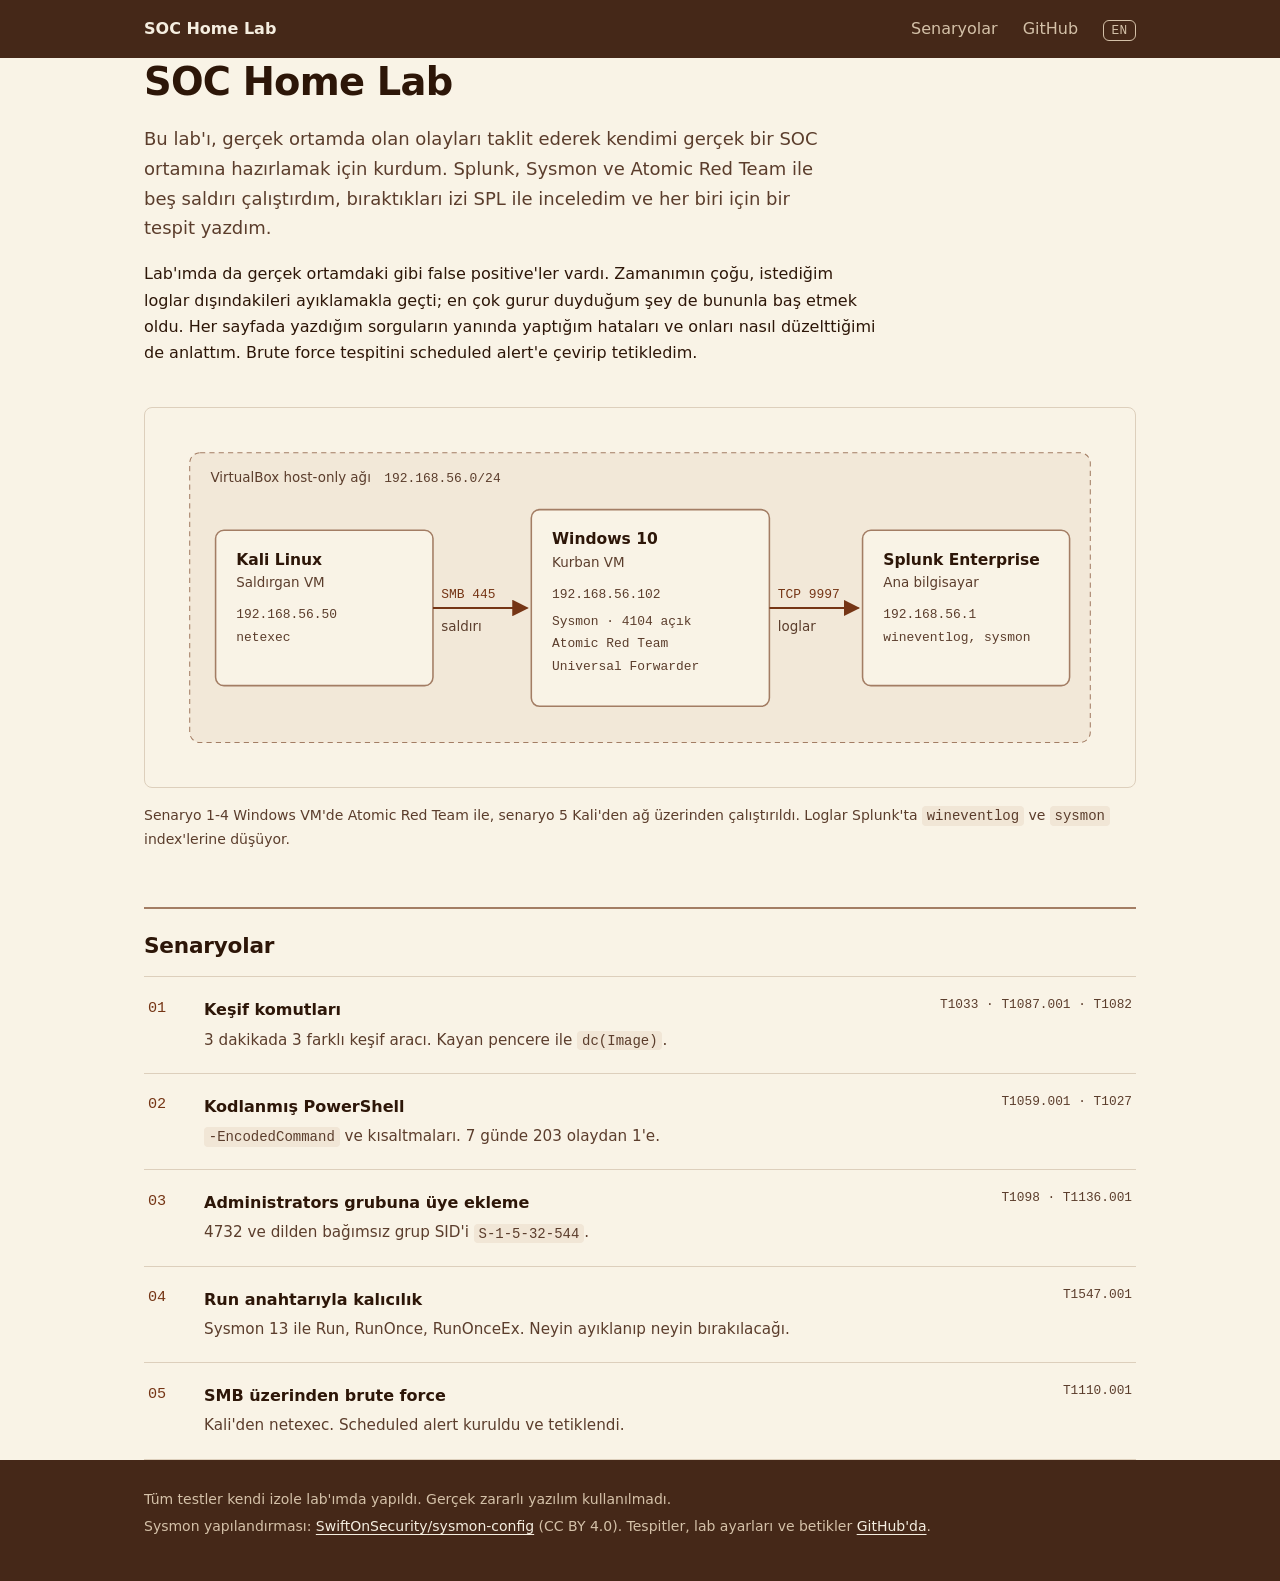
<file: index.html>
<!doctype html>
<html lang="tr">
<head>
  <meta charset="utf-8">
  <meta name="viewport" content="width=device-width, initial-scale=1">
  <title>SOC Home Lab</title>
  <meta name="description" content="Splunk, Sysmon ve Atomic Red Team ile kurulan bir SOC homelab'ı: 5 saldırı senaryosu, SPL tespitleri, false positive analizi ve scheduled alert.">
  <link rel="stylesheet" href="css/style.css">
  <link rel="alternate" hreflang="tr" href="./">
  <link rel="alternate" hreflang="en" href="en/">
</head>
<body>
  <header class="site-head">
    <div class="wrap">
      <a href="./">SOC Home Lab</a>
      <nav>
        <a href="#senaryolar">Senaryolar</a>
        <a href="https://github.com/fadilyeren/soc-home-lab">GitHub</a>
        <a class="lang" href="en/" lang="en" hreflang="en" title="English">EN</a>
      </nav>
    </div>
  </header>

  <main class="wrap">
    <h1>SOC Home Lab</h1>
    <p class="lead">Bu lab'ı, gerçek ortamda olan olayları taklit ederek kendimi gerçek bir SOC ortamına hazırlamak için kurdum. Splunk, Sysmon ve Atomic Red Team ile beş saldırı çalıştırdım, bıraktıkları izi SPL ile inceledim ve her biri için bir tespit yazdım.</p>
    <p class="read">Lab'ımda da gerçek ortamdaki gibi false positive'ler vardı. Zamanımın çoğu, istediğim loglar dışındakileri ayıklamakla geçti; en çok gurur duyduğum şey de bununla baş etmek oldu. Her sayfada yazdığım sorguların yanında yaptığım hataları ve onları nasıl düzelttiğimi de anlattım. Brute force tespitini scheduled alert'e çevirip tetikledim.</p>

    <figure class="diagram" aria-labelledby="mimari-baslik">
      <svg viewBox="0 0 910 320" role="img" aria-labelledby="mimari-baslik mimari-aciklama">
        <title id="mimari-baslik">Lab mimarisi</title>
        <desc id="mimari-aciklama">Kali Linux saldırgan VM'i, Windows 10 kurban VM'ine SMB üzerinden saldırır. Windows VM'deki Universal Forwarder, Sysmon ve Windows olay loglarını TCP 9997 üzerinden ana bilgisayardaki Splunk Enterprise'a gönderir. Üçü de VirtualBox host-only ağında, 192.168.56.0/24.</desc>
        <defs>
          <marker id="ok" viewBox="0 0 10 10" refX="9" refY="5" markerWidth="8" markerHeight="8" orient="auto-start-reverse">
            <path class="arrow" d="M0,0 L10,5 L0,10 z"/>
          </marker>
        </defs>

        <rect class="zone" x="20" y="20" width="870" height="280" rx="10"/>
        <text class="s" x="40" y="48">VirtualBox host-only ağı</text>
        <text class="m" x="208" y="48">192.168.56.0/24</text>

        <!-- Kali -->
        <rect class="box" x="45" y="95" width="210" height="150" rx="8"/>
        <text class="t" x="65" y="128">Kali Linux</text>
        <text class="s" x="65" y="150">Saldırgan VM</text>
        <text class="m" x="65" y="180">192.168.56.50</text>
        <text class="m" x="65" y="202">netexec</text>

        <!-- Windows -->
        <rect class="box" x="350" y="75" width="230" height="190" rx="8"/>
        <text class="t" x="370" y="108">Windows 10</text>
        <text class="s" x="370" y="130">Kurban VM</text>
        <text class="m" x="370" y="160">192.168.56.102</text>
        <text class="m" x="370" y="186">Sysmon · 4104 açık</text>
        <text class="m" x="370" y="208">Atomic Red Team</text>
        <text class="m" x="370" y="230">Universal Forwarder</text>

        <!-- Host -->
        <rect class="box" x="670" y="95" width="200" height="150" rx="8"/>
        <text class="t" x="690" y="128">Splunk Enterprise</text>
        <text class="s" x="690" y="150">Ana bilgisayar</text>
        <text class="m" x="690" y="180">192.168.56.1</text>
        <text class="m" x="690" y="202">wineventlog, sysmon</text>

        <!-- Akışlar -->
        <path class="flow" d="M255,170 L346,170" marker-end="url(#ok)"/>
        <text class="flow-label" x="263" y="160">SMB 445</text>
        <path class="flow" d="M580,170 L666,170" marker-end="url(#ok)"/>
        <text class="flow-label" x="588" y="160">TCP 9997</text>
        <text class="s" x="263" y="192">saldırı</text>
        <text class="s" x="588" y="192">loglar</text>
      </svg>
    </figure>
    <p class="small muted">Senaryo 1-4 Windows VM'de Atomic Red Team ile, senaryo 5 Kali'den ağ üzerinden çalıştırıldı. Loglar Splunk'ta <code>wineventlog</code> ve <code>sysmon</code> index'lerine düşüyor.</p>

    <h2 id="senaryolar">Senaryolar</h2>
    <ul class="scenarios">
      <li><a href="senaryolar/01-kesif.html">
        <span class="no">01</span>
        <span class="title">Keşif komutları</span>
        <span class="ids">T1033 · T1087.001 · T1082</span>
        <span class="desc">3 dakikada 3 farklı keşif aracı. Kayan pencere ile <code>dc(Image)</code>.</span>
      </a></li>
      <li><a href="senaryolar/02-sifreli-powershell.html">
        <span class="no">02</span>
        <span class="title">Kodlanmış PowerShell</span>
        <span class="ids">T1059.001 · T1027</span>
        <span class="desc"><code>-EncodedCommand</code> ve kısaltmaları. 7 günde 203 olaydan 1'e.</span>
      </a></li>
      <li><a href="senaryolar/03-yonetici-grubuna-ekleme.html">
        <span class="no">03</span>
        <span class="title">Administrators grubuna üye ekleme</span>
        <span class="ids">T1098 · T1136.001</span>
        <span class="desc">4732 ve dilden bağımsız grup SID'i <code>S-1-5-32-544</code>.</span>
      </a></li>
      <li><a href="senaryolar/04-run-anahtari.html">
        <span class="no">04</span>
        <span class="title">Run anahtarıyla kalıcılık</span>
        <span class="ids">T1547.001</span>
        <span class="desc">Sysmon 13 ile Run, RunOnce, RunOnceEx. Neyin ayıklanıp neyin bırakılacağı.</span>
      </a></li>
      <li><a href="senaryolar/05-kaba-kuvvet.html">
        <span class="no">05</span>
        <span class="title">SMB üzerinden brute force</span>
        <span class="ids">T1110.001</span>
        <span class="desc">Kali'den netexec. Scheduled alert kuruldu ve tetiklendi.</span>
      </a></li>
    </ul>
  </main>

  <footer class="site-foot">
    <div class="wrap">
      <p>Tüm testler kendi izole lab'ımda yapıldı. Gerçek zararlı yazılım kullanılmadı.</p>
      <p>Sysmon yapılandırması: <a href="https://github.com/SwiftOnSecurity/sysmon-config">SwiftOnSecurity/sysmon-config</a> (CC BY 4.0). Tespitler, lab ayarları ve betikler <a href="https://github.com/fadilyeren/soc-home-lab">GitHub'da</a>.</p>
    </div>
  </footer>
</body>
</html>
</file>
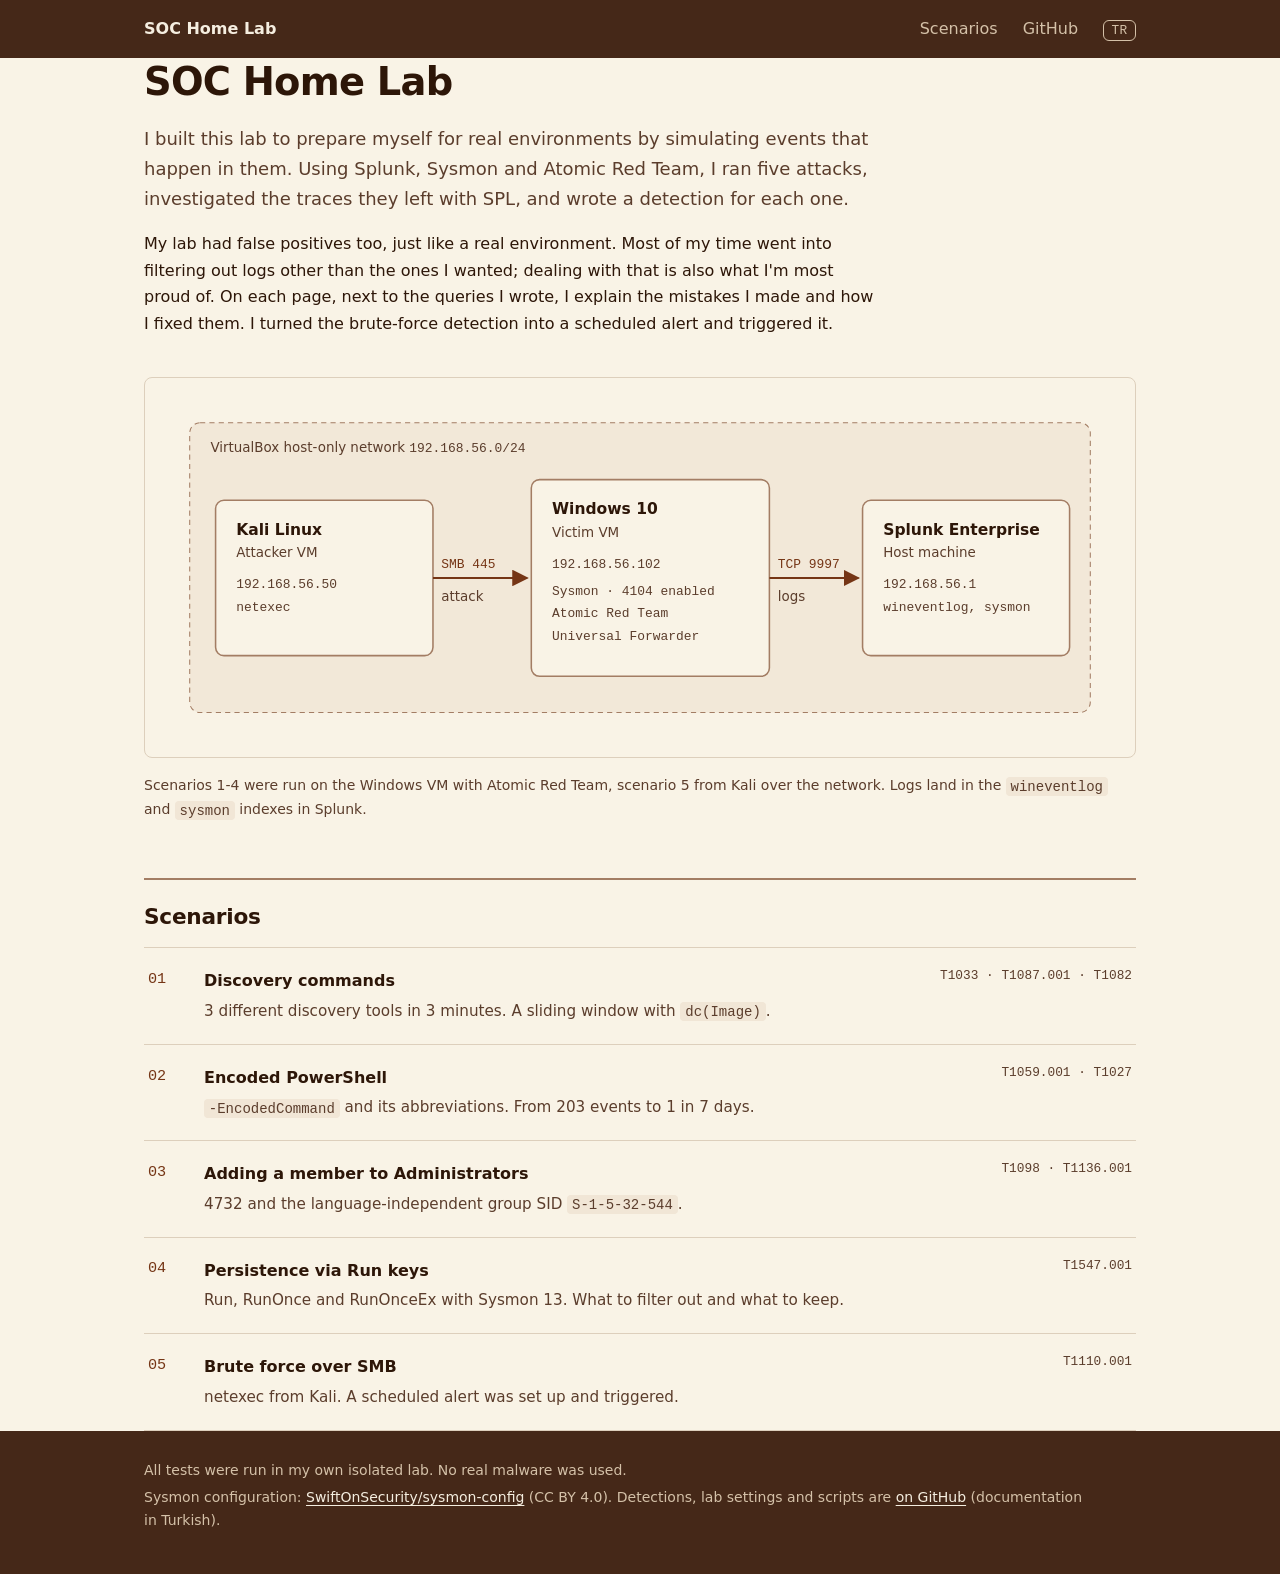
<file: en/index.html>
<!doctype html>
<html lang="en">
<head>
  <meta charset="utf-8">
  <meta name="viewport" content="width=device-width, initial-scale=1">
  <title>SOC Home Lab</title>
  <meta name="description" content="A SOC homelab built with Splunk, Sysmon and Atomic Red Team: 5 attack scenarios, SPL detections, false positive analysis and a scheduled alert.">
  <link rel="stylesheet" href="../css/style.css">
  <link rel="alternate" hreflang="tr" href="../">
  <link rel="alternate" hreflang="en" href="./">
</head>
<body>
  <header class="site-head">
    <div class="wrap">
      <a href="./">SOC Home Lab</a>
      <nav>
        <a href="#scenarios">Scenarios</a>
        <a href="https://github.com/fadilyeren/soc-home-lab">GitHub</a>
        <a class="lang" href="../" lang="tr" hreflang="tr" title="Türkçe">TR</a>
      </nav>
    </div>
  </header>

  <main class="wrap">
    <h1>SOC Home Lab</h1>
    <p class="lead">I built this lab to prepare myself for real environments by simulating events that happen in them. Using Splunk, Sysmon and Atomic Red Team, I ran five attacks, investigated the traces they left with SPL, and wrote a detection for each one.</p>
    <p class="read">My lab had false positives too, just like a real environment. Most of my time went into filtering out logs other than the ones I wanted; dealing with that is also what I'm most proud of. On each page, next to the queries I wrote, I explain the mistakes I made and how I fixed them. I turned the brute-force detection into a scheduled alert and triggered it.</p>

    <figure class="diagram" aria-labelledby="diagram-title">
      <svg viewBox="0 0 910 320" role="img" aria-labelledby="diagram-title diagram-desc">
        <title id="diagram-title">Lab architecture</title>
        <desc id="diagram-desc">The Kali Linux attacker VM attacks the Windows 10 victim VM over SMB. The Universal Forwarder on the Windows VM sends Sysmon and Windows event logs over TCP 9997 to Splunk Enterprise on the host machine. All three are on the VirtualBox host-only network, 192.168.56.0/24.</desc>
        <defs>
          <marker id="ok" viewBox="0 0 10 10" refX="9" refY="5" markerWidth="8" markerHeight="8" orient="auto-start-reverse">
            <path class="arrow" d="M0,0 L10,5 L0,10 z"/>
          </marker>
        </defs>

        <rect class="zone" x="20" y="20" width="870" height="280" rx="10"/>
        <text class="s" x="40" y="48">VirtualBox host-only network</text>
        <text class="m" x="232" y="48">192.168.56.0/24</text>

        <!-- Kali -->
        <rect class="box" x="45" y="95" width="210" height="150" rx="8"/>
        <text class="t" x="65" y="128">Kali Linux</text>
        <text class="s" x="65" y="150">Attacker VM</text>
        <text class="m" x="65" y="180">192.168.56.50</text>
        <text class="m" x="65" y="202">netexec</text>

        <!-- Windows -->
        <rect class="box" x="350" y="75" width="230" height="190" rx="8"/>
        <text class="t" x="370" y="108">Windows 10</text>
        <text class="s" x="370" y="130">Victim VM</text>
        <text class="m" x="370" y="160">192.168.56.102</text>
        <text class="m" x="370" y="186">Sysmon · 4104 enabled</text>
        <text class="m" x="370" y="208">Atomic Red Team</text>
        <text class="m" x="370" y="230">Universal Forwarder</text>

        <!-- Host -->
        <rect class="box" x="670" y="95" width="200" height="150" rx="8"/>
        <text class="t" x="690" y="128">Splunk Enterprise</text>
        <text class="s" x="690" y="150">Host machine</text>
        <text class="m" x="690" y="180">192.168.56.1</text>
        <text class="m" x="690" y="202">wineventlog, sysmon</text>

        <!-- Flows -->
        <path class="flow" d="M255,170 L346,170" marker-end="url(#ok)"/>
        <text class="flow-label" x="263" y="160">SMB 445</text>
        <path class="flow" d="M580,170 L666,170" marker-end="url(#ok)"/>
        <text class="flow-label" x="588" y="160">TCP 9997</text>
        <text class="s" x="263" y="192">attack</text>
        <text class="s" x="588" y="192">logs</text>
      </svg>
    </figure>
    <p class="small muted">Scenarios 1-4 were run on the Windows VM with Atomic Red Team, scenario 5 from Kali over the network. Logs land in the <code>wineventlog</code> and <code>sysmon</code> indexes in Splunk.</p>

    <h2 id="scenarios">Scenarios</h2>
    <ul class="scenarios">
      <li><a href="scenarios/01-kesif.html">
        <span class="no">01</span>
        <span class="title">Discovery commands</span>
        <span class="ids">T1033 · T1087.001 · T1082</span>
        <span class="desc">3 different discovery tools in 3 minutes. A sliding window with <code>dc(Image)</code>.</span>
      </a></li>
      <li><a href="scenarios/02-sifreli-powershell.html">
        <span class="no">02</span>
        <span class="title">Encoded PowerShell</span>
        <span class="ids">T1059.001 · T1027</span>
        <span class="desc"><code>-EncodedCommand</code> and its abbreviations. From 203 events to 1 in 7 days.</span>
      </a></li>
      <li><a href="scenarios/03-yonetici-grubuna-ekleme.html">
        <span class="no">03</span>
        <span class="title">Adding a member to Administrators</span>
        <span class="ids">T1098 · T1136.001</span>
        <span class="desc">4732 and the language-independent group SID <code>S-1-5-32-544</code>.</span>
      </a></li>
      <li><a href="scenarios/04-run-anahtari.html">
        <span class="no">04</span>
        <span class="title">Persistence via Run keys</span>
        <span class="ids">T1547.001</span>
        <span class="desc">Run, RunOnce and RunOnceEx with Sysmon 13. What to filter out and what to keep.</span>
      </a></li>
      <li><a href="scenarios/05-kaba-kuvvet.html">
        <span class="no">05</span>
        <span class="title">Brute force over SMB</span>
        <span class="ids">T1110.001</span>
        <span class="desc">netexec from Kali. A scheduled alert was set up and triggered.</span>
      </a></li>
    </ul>
  </main>

  <footer class="site-foot">
    <div class="wrap">
      <p>All tests were run in my own isolated lab. No real malware was used.</p>
      <p>Sysmon configuration: <a href="https://github.com/SwiftOnSecurity/sysmon-config">SwiftOnSecurity/sysmon-config</a> (CC BY 4.0). Detections, lab settings and scripts are <a href="https://github.com/fadilyeren/soc-home-lab">on GitHub</a> (documentation in Turkish).</p>
    </div>
  </footer>
</body>
</html>
</file>
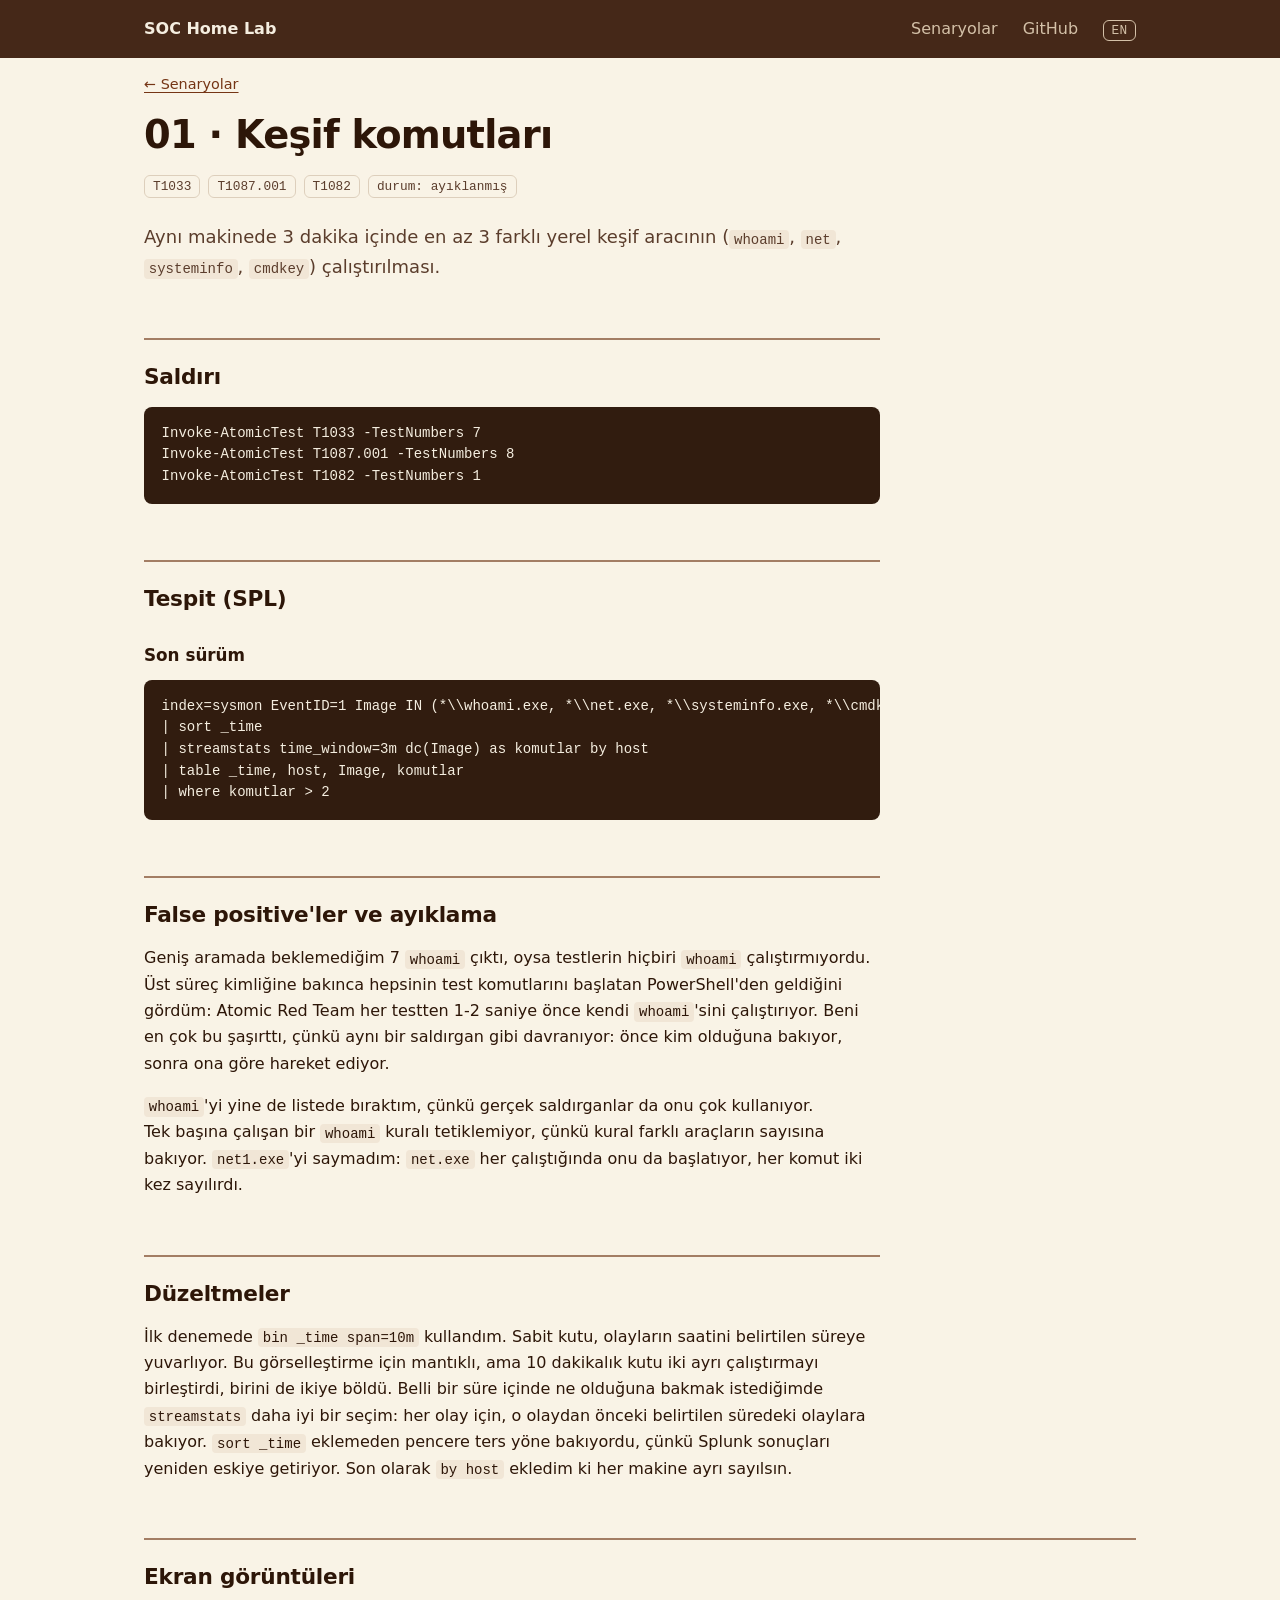
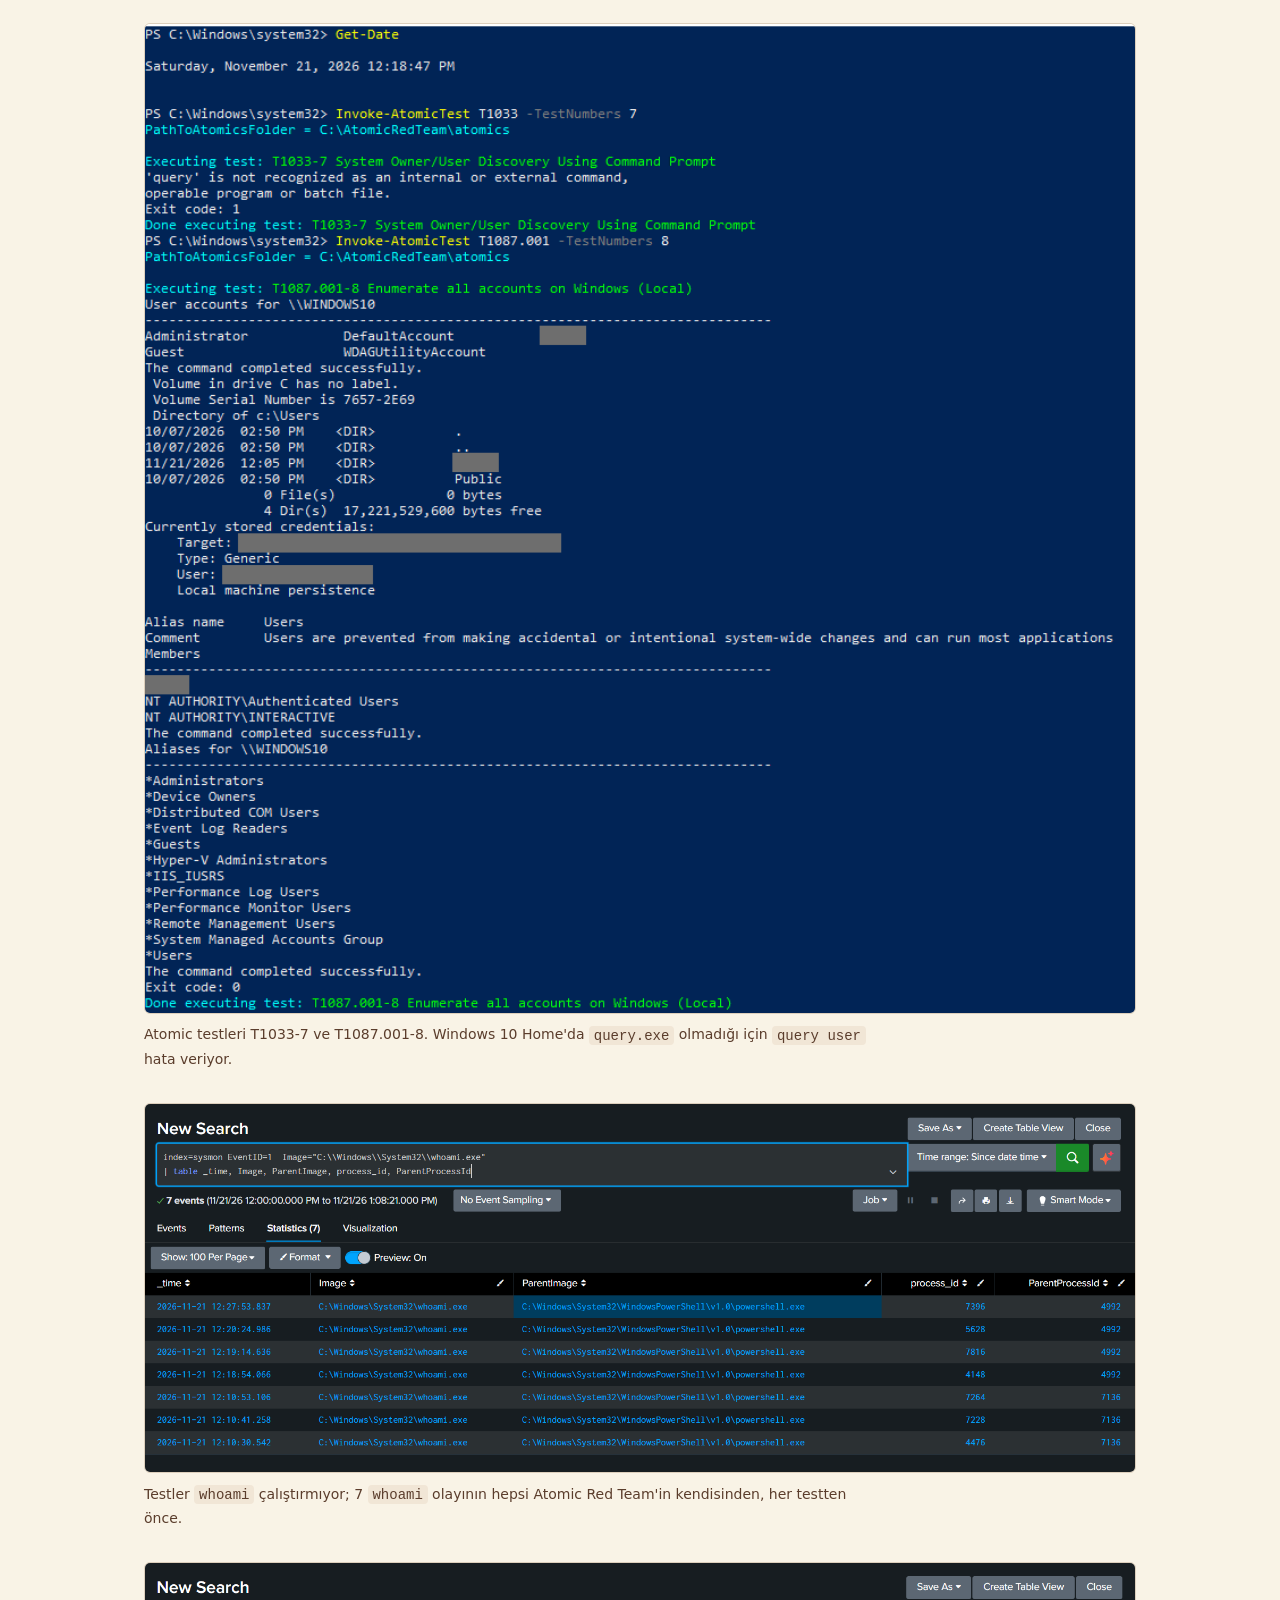
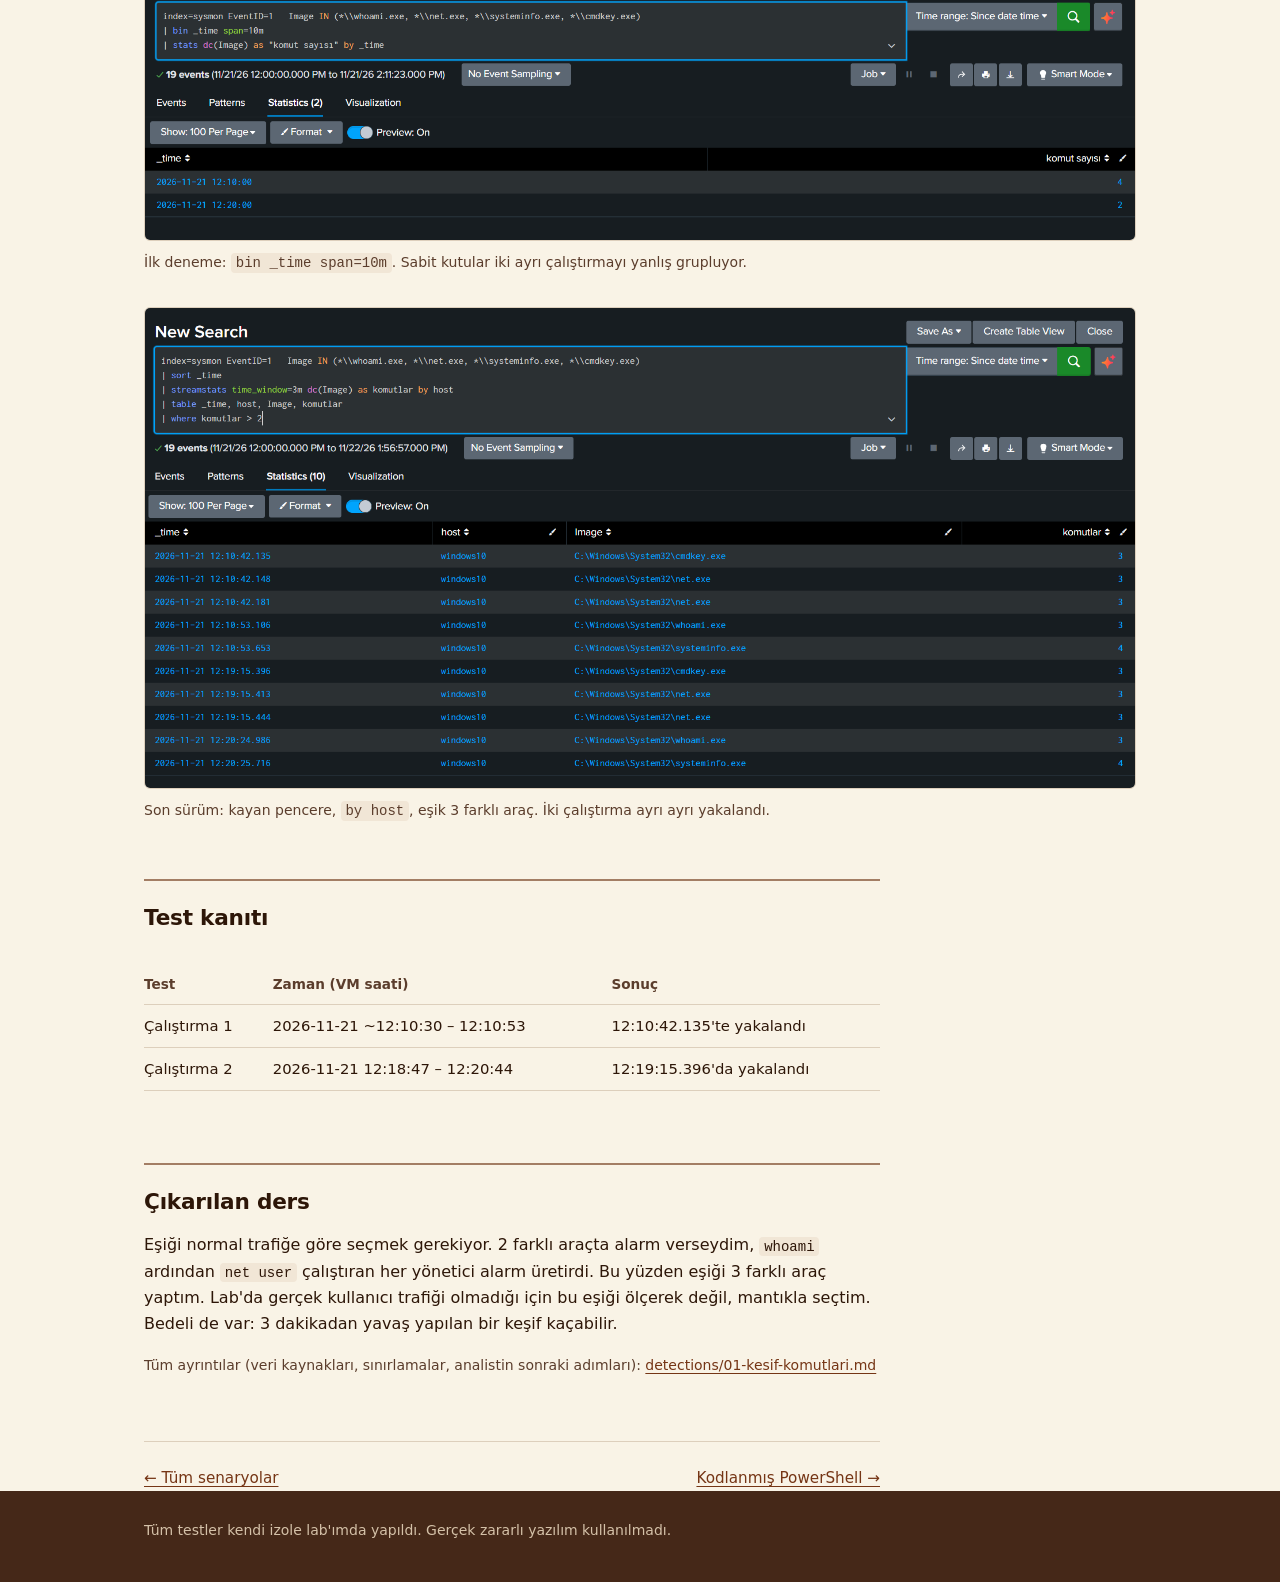
<file: senaryolar/01-kesif.html>
<!doctype html>
<html lang="tr">
<head>
  <meta charset="utf-8">
  <meta name="viewport" content="width=device-width, initial-scale=1">
  <title>Keşif komutları · SOC Home Lab</title>
  <link rel="stylesheet" href="../css/style.css">
  <link rel="alternate" hreflang="en" href="../en/scenarios/01-kesif.html">
</head>
<body>
  <header class="site-head">
    <div class="wrap">
      <a href="../">SOC Home Lab</a>
      <nav>
        <a href="../#senaryolar">Senaryolar</a>
        <a href="https://github.com/fadilyeren/soc-home-lab">GitHub</a>
        <a class="lang" href="../en/scenarios/01-kesif.html" lang="en" hreflang="en" title="English">EN</a>
      </nav>
    </div>
  </header>

  <main class="wrap">
    <div class="read">
    <p class="back"><a href="../#senaryolar">← Senaryolar</a></p>
    <h1>01 · Keşif komutları</h1>
    <ul class="meta"><li>T1033</li><li>T1087.001</li><li>T1082</li><li>durum: ayıklanmış</li></ul>
    <p class="lead">Aynı makinede 3 dakika içinde en az 3 farklı yerel keşif aracının (<code>whoami</code>, <code>net</code>, <code>systeminfo</code>, <code>cmdkey</code>) çalıştırılması.</p>

    <h2>Saldırı</h2>
    <pre><code>Invoke-AtomicTest T1033 -TestNumbers 7
Invoke-AtomicTest T1087.001 -TestNumbers 8
Invoke-AtomicTest T1082 -TestNumbers 1</code></pre>

    <h2>Tespit (SPL)</h2>
    <h3>Son sürüm</h3>
<pre><code>index=sysmon EventID=1 Image IN (*\\whoami.exe, *\\net.exe, *\\systeminfo.exe, *\\cmdkey.exe)
| sort _time
| streamstats time_window=3m dc(Image) as komutlar by host
| table _time, host, Image, komutlar
| where komutlar &gt; 2</code></pre>

    
    <h2>False positive'ler ve ayıklama</h2>
    <p>Geniş aramada beklemediğim 7 <code>whoami</code> çıktı, oysa testlerin hiçbiri <code>whoami</code> çalıştırmıyordu. Üst süreç kimliğine bakınca hepsinin test komutlarını başlatan PowerShell'den geldiğini gördüm: Atomic Red Team her testten 1-2 saniye önce kendi <code>whoami</code>'sini çalıştırıyor. Beni en çok bu şaşırttı, çünkü aynı bir saldırgan gibi davranıyor: önce kim olduğuna bakıyor, sonra ona göre hareket ediyor.</p>
    <p><code>whoami</code>'yi yine de listede bıraktım, çünkü gerçek saldırganlar da onu çok kullanıyor. Tek başına çalışan bir <code>whoami</code> kuralı tetiklemiyor, çünkü kural farklı araçların sayısına bakıyor. <code>net1.exe</code>'yi saymadım: <code>net.exe</code> her çalıştığında onu da başlatıyor, her komut iki kez sayılırdı.</p>

    <h2>Düzeltmeler</h2>
    <p>İlk denemede <code>bin _time span=10m</code> kullandım. Sabit kutu, olayların saatini belirtilen süreye yuvarlıyor. Bu görselleştirme için mantıklı, ama 10 dakikalık kutu iki ayrı çalıştırmayı birleştirdi, birini de ikiye böldü. Belli bir süre içinde ne olduğuna bakmak istediğimde <code>streamstats</code> daha iyi bir seçim: her olay için, o olaydan önceki belirtilen süredeki olaylara bakıyor. <code>sort _time</code> eklemeden pencere ters yöne bakıyordu, çünkü Splunk sonuçları yeniden eskiye getiriyor. Son olarak <code>by host</code> ekledim ki her makine ayrı sayılsın.</p>
    </div>

    <h2>Ekran görüntüleri</h2>
    <figure>
  <a href="../img/senaryolar/01-kesif/01-atomic-t1033-t1087.png"><img src="../img/senaryolar/01-kesif/01-atomic-t1033-t1087.png" alt="" loading="lazy"></a>
  <figcaption>Atomic testleri T1033-7 ve T1087.001-8. Windows 10 Home'da <code>query.exe</code> olmadığı için <code>query user</code> hata veriyor.</figcaption>
</figure>
<figure>
  <a href="../img/senaryolar/01-kesif/06-whoami-parent.png"><img src="../img/senaryolar/01-kesif/06-whoami-parent.png" alt="" loading="lazy"></a>
  <figcaption>Testler <code>whoami</code> çalıştırmıyor; 7 <code>whoami</code> olayının hepsi Atomic Red Team'in kendisinden, her testten önce.</figcaption>
</figure>
<figure>
  <a href="../img/senaryolar/01-kesif/08-bin-10m-tuzak.png"><img src="../img/senaryolar/01-kesif/08-bin-10m-tuzak.png" alt="" loading="lazy"></a>
  <figcaption>İlk deneme: <code>bin _time span=10m</code>. Sabit kutular iki ayrı çalıştırmayı yanlış grupluyor.</figcaption>
</figure>
<figure>
  <a href="../img/senaryolar/01-kesif/11-tespit-son.png"><img src="../img/senaryolar/01-kesif/11-tespit-son.png" alt="" loading="lazy"></a>
  <figcaption>Son sürüm: kayan pencere, <code>by host</code>, eşik 3 farklı araç. İki çalıştırma ayrı ayrı yakalandı.</figcaption>
</figure>

    <div class="read">
    <h2>Test kanıtı</h2>
    <div class="table-scroll"><table>
      <tr><th>Test</th><th>Zaman (VM saati)</th><th>Sonuç</th></tr>
      <tr><td>Çalıştırma 1</td><td>2026-11-21 ~12:10:30 – 12:10:53</td><td>12:10:42.135'te yakalandı</td></tr><tr><td>Çalıştırma 2</td><td>2026-11-21 12:18:47 – 12:20:44</td><td>12:19:15.396'da yakalandı</td></tr>
    </table></div>

    <h2>Çıkarılan ders</h2>
    <p>Eşiği normal trafiğe göre seçmek gerekiyor. 2 farklı araçta alarm verseydim, <code>whoami</code> ardından <code>net user</code> çalıştıran her yönetici alarm üretirdi. Bu yüzden eşiği 3 farklı araç yaptım. Lab'da gerçek kullanıcı trafiği olmadığı için bu eşiği ölçerek değil, mantıkla seçtim. Bedeli de var: 3 dakikadan yavaş yapılan bir keşif kaçabilir.</p>

    <p class="small muted">Tüm ayrıntılar (veri kaynakları, sınırlamalar, analistin sonraki adımları): <a href="https://github.com/fadilyeren/soc-home-lab/blob/main/detections/01-kesif-komutlari.md">detections/01-kesif-komutlari.md</a></p>

    <nav class="next-prev"><a href="../#senaryolar">← Tüm senaryolar</a><a href="02-sifreli-powershell.html">Kodlanmış PowerShell →</a></nav>
    </div>
  </main>

  <footer class="site-foot">
    <div class="wrap">
      <p>Tüm testler kendi izole lab'ımda yapıldı. Gerçek zararlı yazılım kullanılmadı.</p>
    </div>
  </footer>
</body>
</html>
</file>
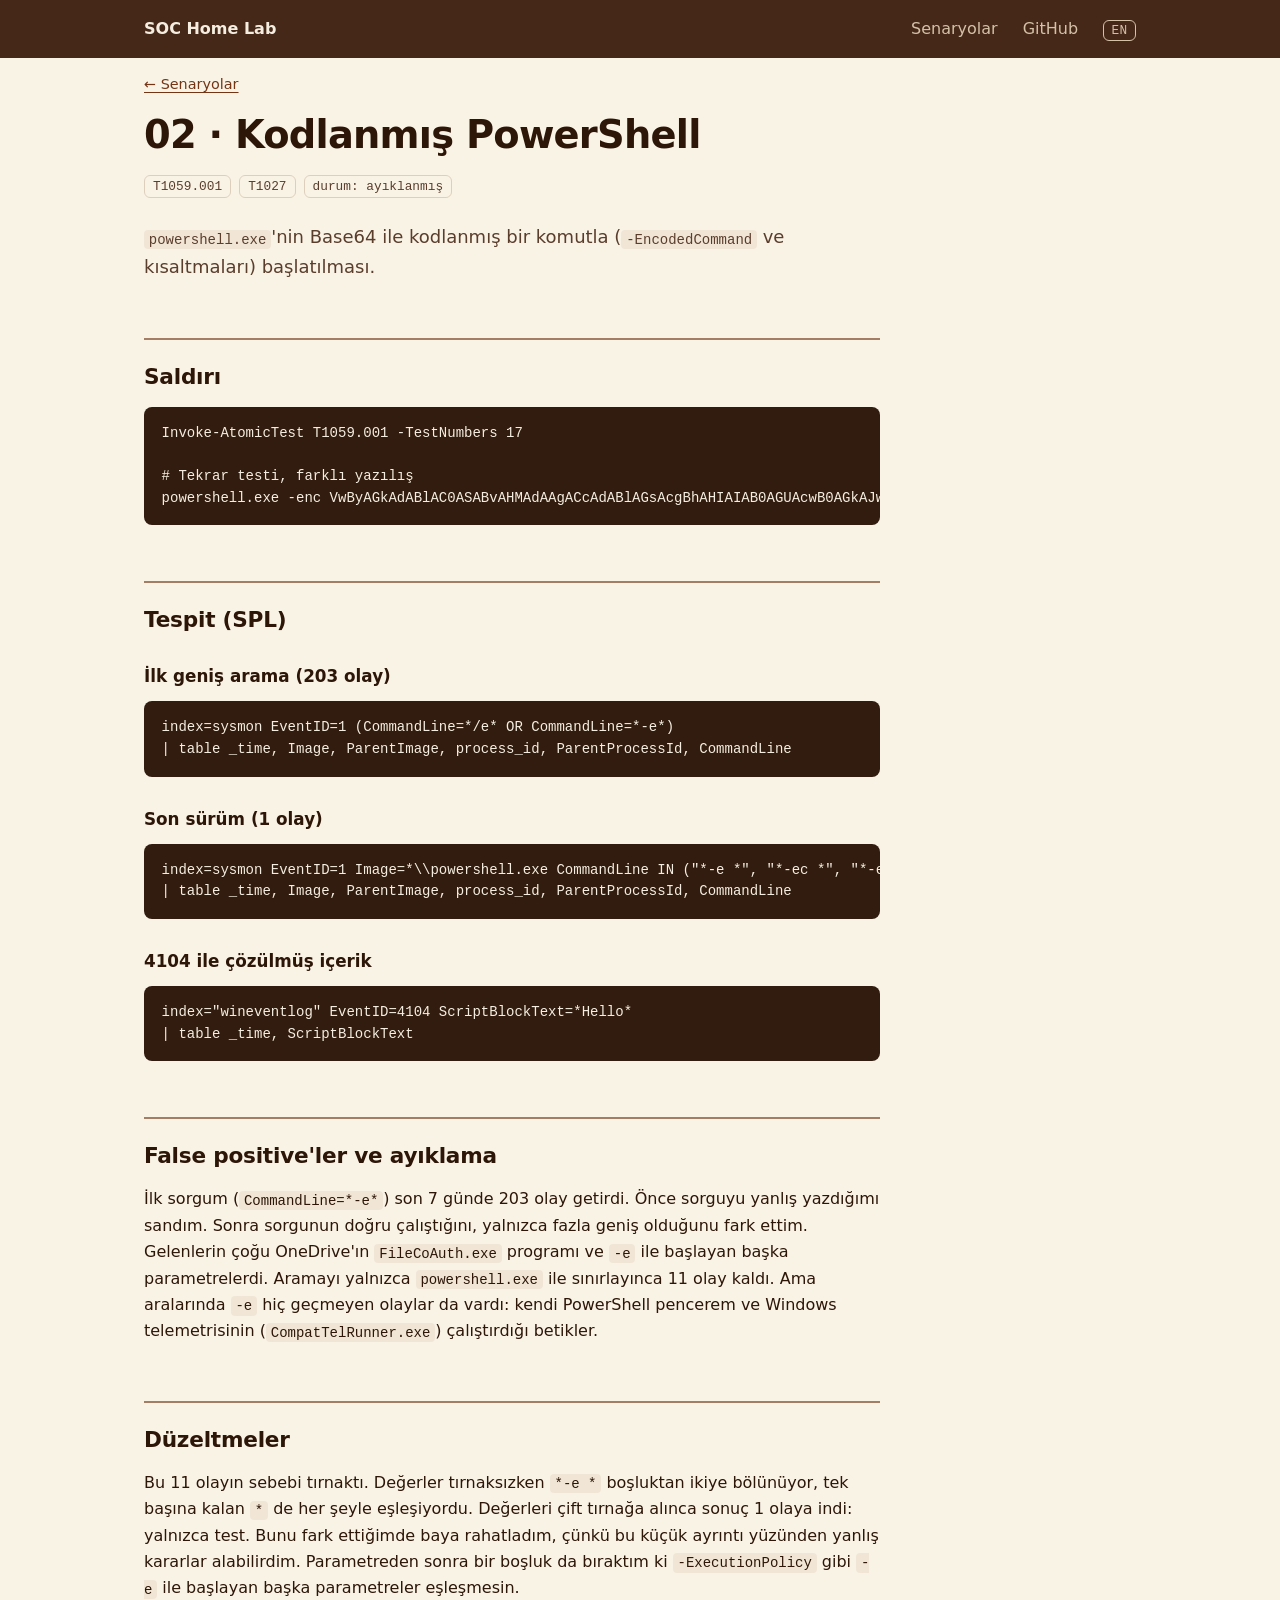
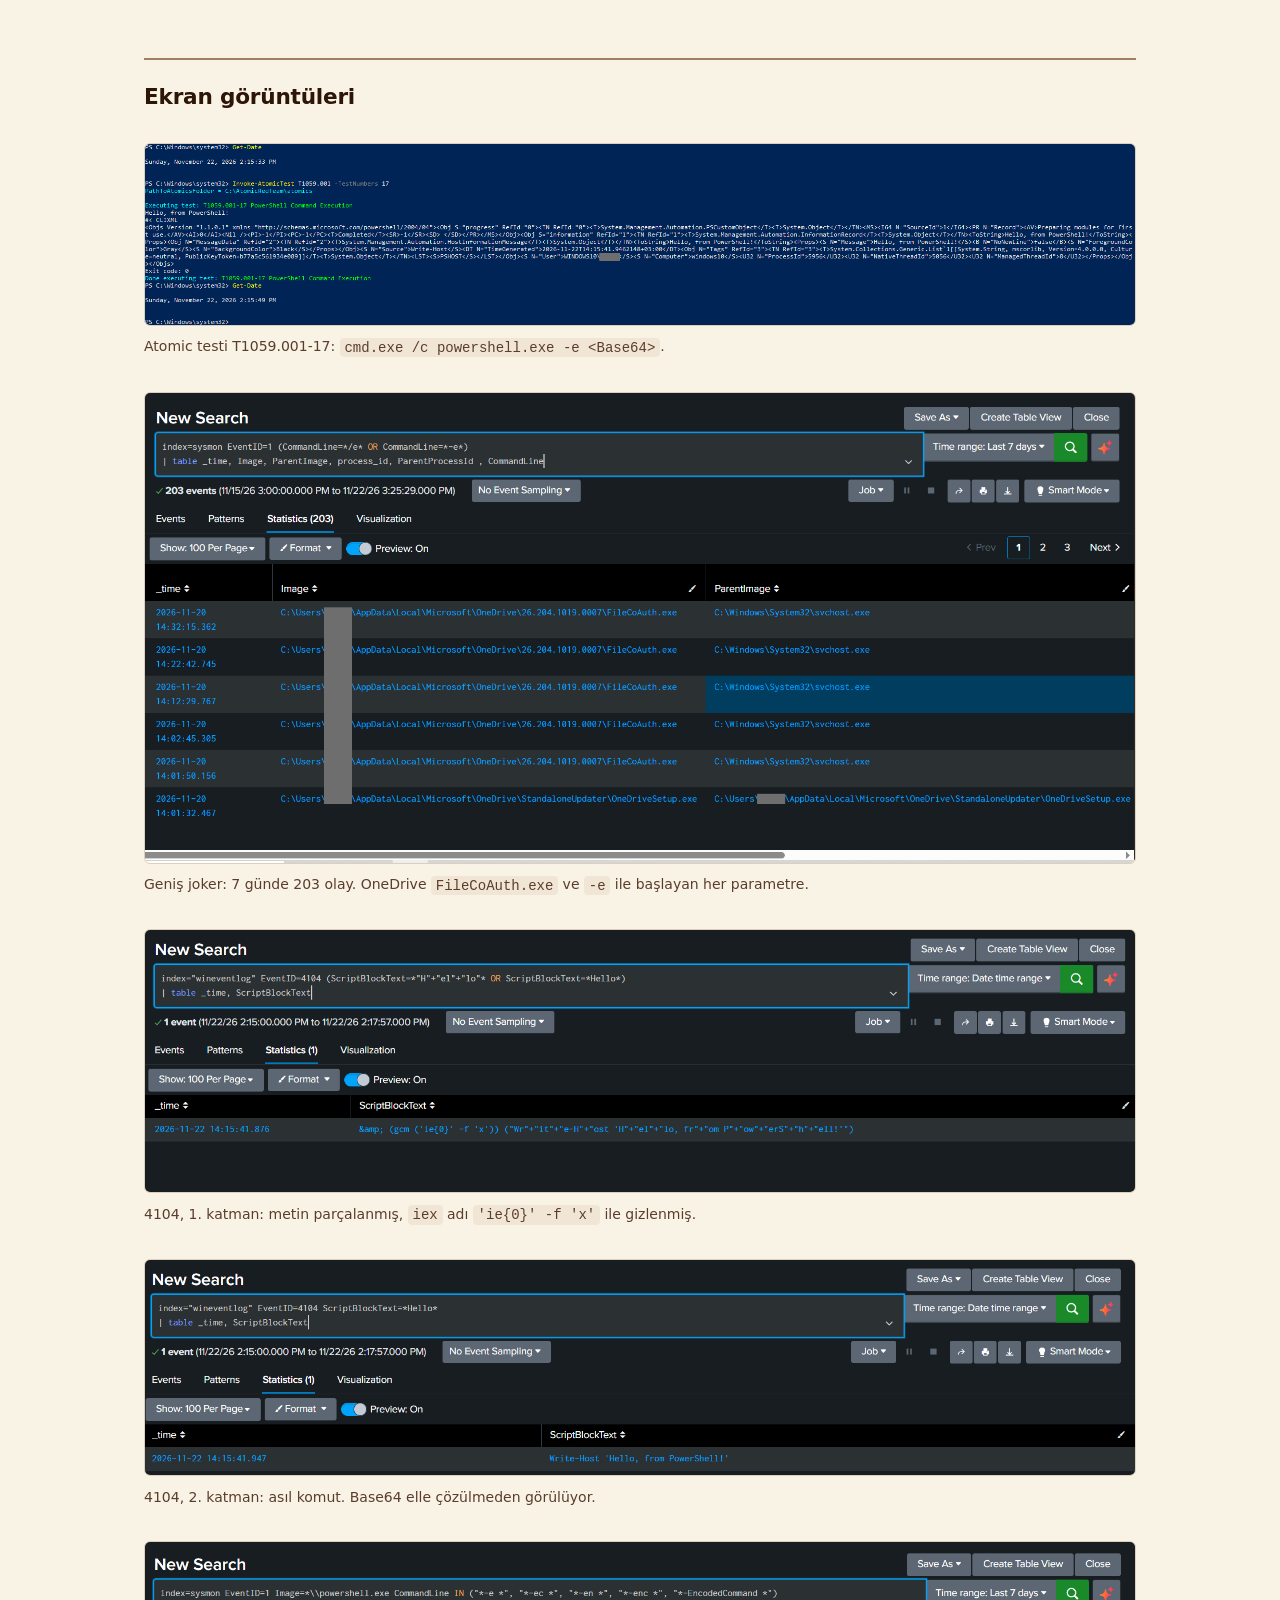
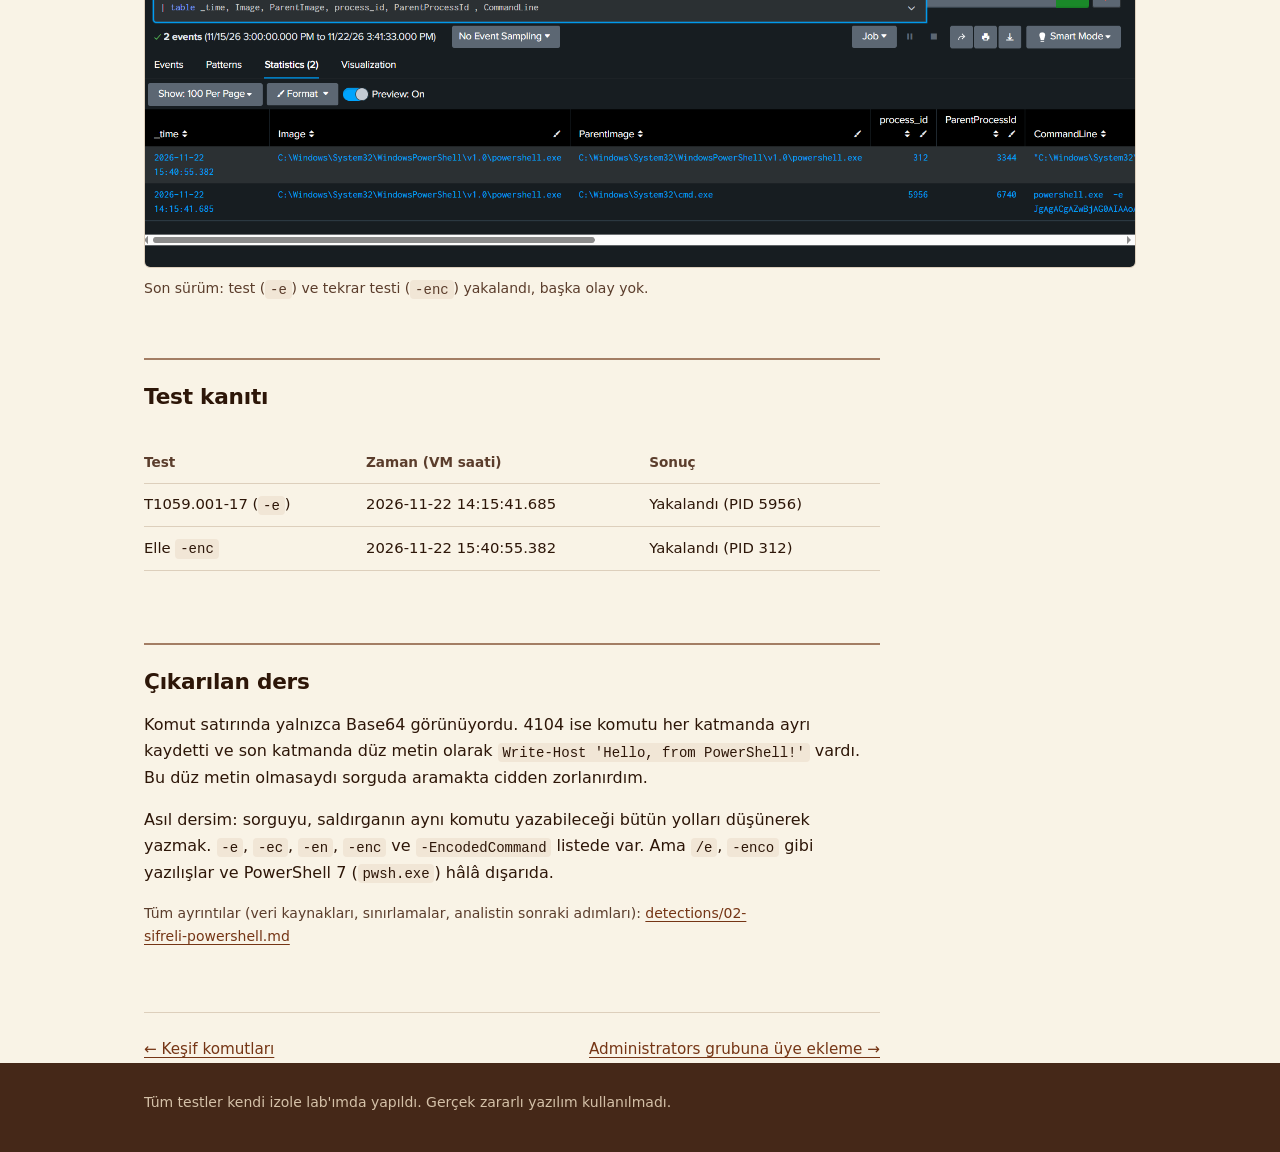
<file: senaryolar/02-sifreli-powershell.html>
<!doctype html>
<html lang="tr">
<head>
  <meta charset="utf-8">
  <meta name="viewport" content="width=device-width, initial-scale=1">
  <title>Kodlanmış PowerShell · SOC Home Lab</title>
  <link rel="stylesheet" href="../css/style.css">
  <link rel="alternate" hreflang="en" href="../en/scenarios/02-sifreli-powershell.html">
</head>
<body>
  <header class="site-head">
    <div class="wrap">
      <a href="../">SOC Home Lab</a>
      <nav>
        <a href="../#senaryolar">Senaryolar</a>
        <a href="https://github.com/fadilyeren/soc-home-lab">GitHub</a>
        <a class="lang" href="../en/scenarios/02-sifreli-powershell.html" lang="en" hreflang="en" title="English">EN</a>
      </nav>
    </div>
  </header>

  <main class="wrap">
    <div class="read">
    <p class="back"><a href="../#senaryolar">← Senaryolar</a></p>
    <h1>02 · Kodlanmış PowerShell</h1>
    <ul class="meta"><li>T1059.001</li><li>T1027</li><li>durum: ayıklanmış</li></ul>
    <p class="lead"><code>powershell.exe</code>'nin Base64 ile kodlanmış bir komutla (<code>-EncodedCommand</code> ve kısaltmaları) başlatılması.</p>

    <h2>Saldırı</h2>
    <pre><code>Invoke-AtomicTest T1059.001 -TestNumbers 17

# Tekrar testi, farklı yazılış
powershell.exe -enc VwByAGkAdABlAC0ASABvAHMAdAAgACcAdABlAGsAcgBhAHIAIAB0AGUAcwB0AGkAJwA=</code></pre>

    <h2>Tespit (SPL)</h2>
    <h3>İlk geniş arama (203 olay)</h3>
<pre><code>index=sysmon EventID=1 (CommandLine=*/e* OR CommandLine=*-e*)
| table _time, Image, ParentImage, process_id, ParentProcessId, CommandLine</code></pre>
<h3>Son sürüm (1 olay)</h3>
<pre><code>index=sysmon EventID=1 Image=*\\powershell.exe CommandLine IN (&quot;*-e *&quot;, &quot;*-ec *&quot;, &quot;*-en *&quot;, &quot;*-enc *&quot;, &quot;*-EncodedCommand *&quot;)
| table _time, Image, ParentImage, process_id, ParentProcessId, CommandLine</code></pre>
<h3>4104 ile çözülmüş içerik</h3>
<pre><code>index=&quot;wineventlog&quot; EventID=4104 ScriptBlockText=*Hello*
| table _time, ScriptBlockText</code></pre>

    
    <h2>False positive'ler ve ayıklama</h2>
    <p>İlk sorgum (<code>CommandLine=*-e*</code>) son 7 günde 203 olay getirdi. Önce sorguyu yanlış yazdığımı sandım. Sonra sorgunun doğru çalıştığını, yalnızca fazla geniş olduğunu fark ettim. Gelenlerin çoğu OneDrive'ın <code>FileCoAuth.exe</code> programı ve <code>-e</code> ile başlayan başka parametrelerdi. Aramayı yalnızca <code>powershell.exe</code> ile sınırlayınca 11 olay kaldı. Ama aralarında <code>-e</code> hiç geçmeyen olaylar da vardı: kendi PowerShell pencerem ve Windows telemetrisinin (<code>CompatTelRunner.exe</code>) çalıştırdığı betikler.</p>

    <h2>Düzeltmeler</h2>
    <p>Bu 11 olayın sebebi tırnaktı. Değerler tırnaksızken <code>*-e *</code> boşluktan ikiye bölünüyor, tek başına kalan <code>*</code> de her şeyle eşleşiyordu. Değerleri çift tırnağa alınca sonuç 1 olaya indi: yalnızca test. Bunu fark ettiğimde baya rahatladım, çünkü bu küçük ayrıntı yüzünden yanlış kararlar alabilirdim. Parametreden sonra bir boşluk da bıraktım ki <code>-ExecutionPolicy</code> gibi <code>-e</code> ile başlayan başka parametreler eşleşmesin.</p>
    </div>

    <h2>Ekran görüntüleri</h2>
    <figure>
  <a href="../img/senaryolar/02-sifreli-powershell/01-atomic-t1059-17.png"><img src="../img/senaryolar/02-sifreli-powershell/01-atomic-t1059-17.png" alt="" loading="lazy"></a>
  <figcaption>Atomic testi T1059.001-17: <code>cmd.exe /c powershell.exe -e &lt;Base64&gt;</code>.</figcaption>
</figure>
<figure>
  <a href="../img/senaryolar/02-sifreli-powershell/05-genis-joker-gurultu.png"><img src="../img/senaryolar/02-sifreli-powershell/05-genis-joker-gurultu.png" alt="" loading="lazy"></a>
  <figcaption>Geniş joker: 7 günde 203 olay. OneDrive <code>FileCoAuth.exe</code> ve <code>-e</code> ile başlayan her parametre.</figcaption>
</figure>
<figure>
  <a href="../img/senaryolar/02-sifreli-powershell/03-4104-katman1-gizli.png"><img src="../img/senaryolar/02-sifreli-powershell/03-4104-katman1-gizli.png" alt="" loading="lazy"></a>
  <figcaption>4104, 1. katman: metin parçalanmış, <code>iex</code> adı <code>'ie{0}' -f 'x'</code> ile gizlenmiş.</figcaption>
</figure>
<figure>
  <a href="../img/senaryolar/02-sifreli-powershell/04-4104-katman2-cozulmus.png"><img src="../img/senaryolar/02-sifreli-powershell/04-4104-katman2-cozulmus.png" alt="" loading="lazy"></a>
  <figcaption>4104, 2. katman: asıl komut. Base64 elle çözülmeden görülüyor.</figcaption>
</figure>
<figure>
  <a href="../img/senaryolar/02-sifreli-powershell/09-tekrar-testi-sonuc.png"><img src="../img/senaryolar/02-sifreli-powershell/09-tekrar-testi-sonuc.png" alt="" loading="lazy"></a>
  <figcaption>Son sürüm: test (<code>-e</code>) ve tekrar testi (<code>-enc</code>) yakalandı, başka olay yok.</figcaption>
</figure>

    <div class="read">
    <h2>Test kanıtı</h2>
    <div class="table-scroll"><table>
      <tr><th>Test</th><th>Zaman (VM saati)</th><th>Sonuç</th></tr>
      <tr><td>T1059.001-17 (<code>-e</code>)</td><td>2026-11-22 14:15:41.685</td><td>Yakalandı (PID 5956)</td></tr><tr><td>Elle <code>-enc</code></td><td>2026-11-22 15:40:55.382</td><td>Yakalandı (PID 312)</td></tr>
    </table></div>

    <h2>Çıkarılan ders</h2>
    <p>Komut satırında yalnızca Base64 görünüyordu. 4104 ise komutu her katmanda ayrı kaydetti ve son katmanda düz metin olarak <code>Write-Host 'Hello, from PowerShell!'</code> vardı. Bu düz metin olmasaydı sorguda aramakta cidden zorlanırdım.</p>
    <p>Asıl dersim: sorguyu, saldırganın aynı komutu yazabileceği bütün yolları düşünerek yazmak. <code>-e</code>, <code>-ec</code>, <code>-en</code>, <code>-enc</code> ve <code>-EncodedCommand</code> listede var. Ama <code>/e</code>, <code>-enco</code> gibi yazılışlar ve PowerShell 7 (<code>pwsh.exe</code>) hâlâ dışarıda.</p>

    <p class="small muted">Tüm ayrıntılar (veri kaynakları, sınırlamalar, analistin sonraki adımları): <a href="https://github.com/fadilyeren/soc-home-lab/blob/main/detections/02-sifreli-powershell.md">detections/02-sifreli-powershell.md</a></p>

    <nav class="next-prev"><a href="01-kesif.html">← Keşif komutları</a><a href="03-yonetici-grubuna-ekleme.html">Administrators grubuna üye ekleme →</a></nav>
    </div>
  </main>

  <footer class="site-foot">
    <div class="wrap">
      <p>Tüm testler kendi izole lab'ımda yapıldı. Gerçek zararlı yazılım kullanılmadı.</p>
    </div>
  </footer>
</body>
</html>
</file>
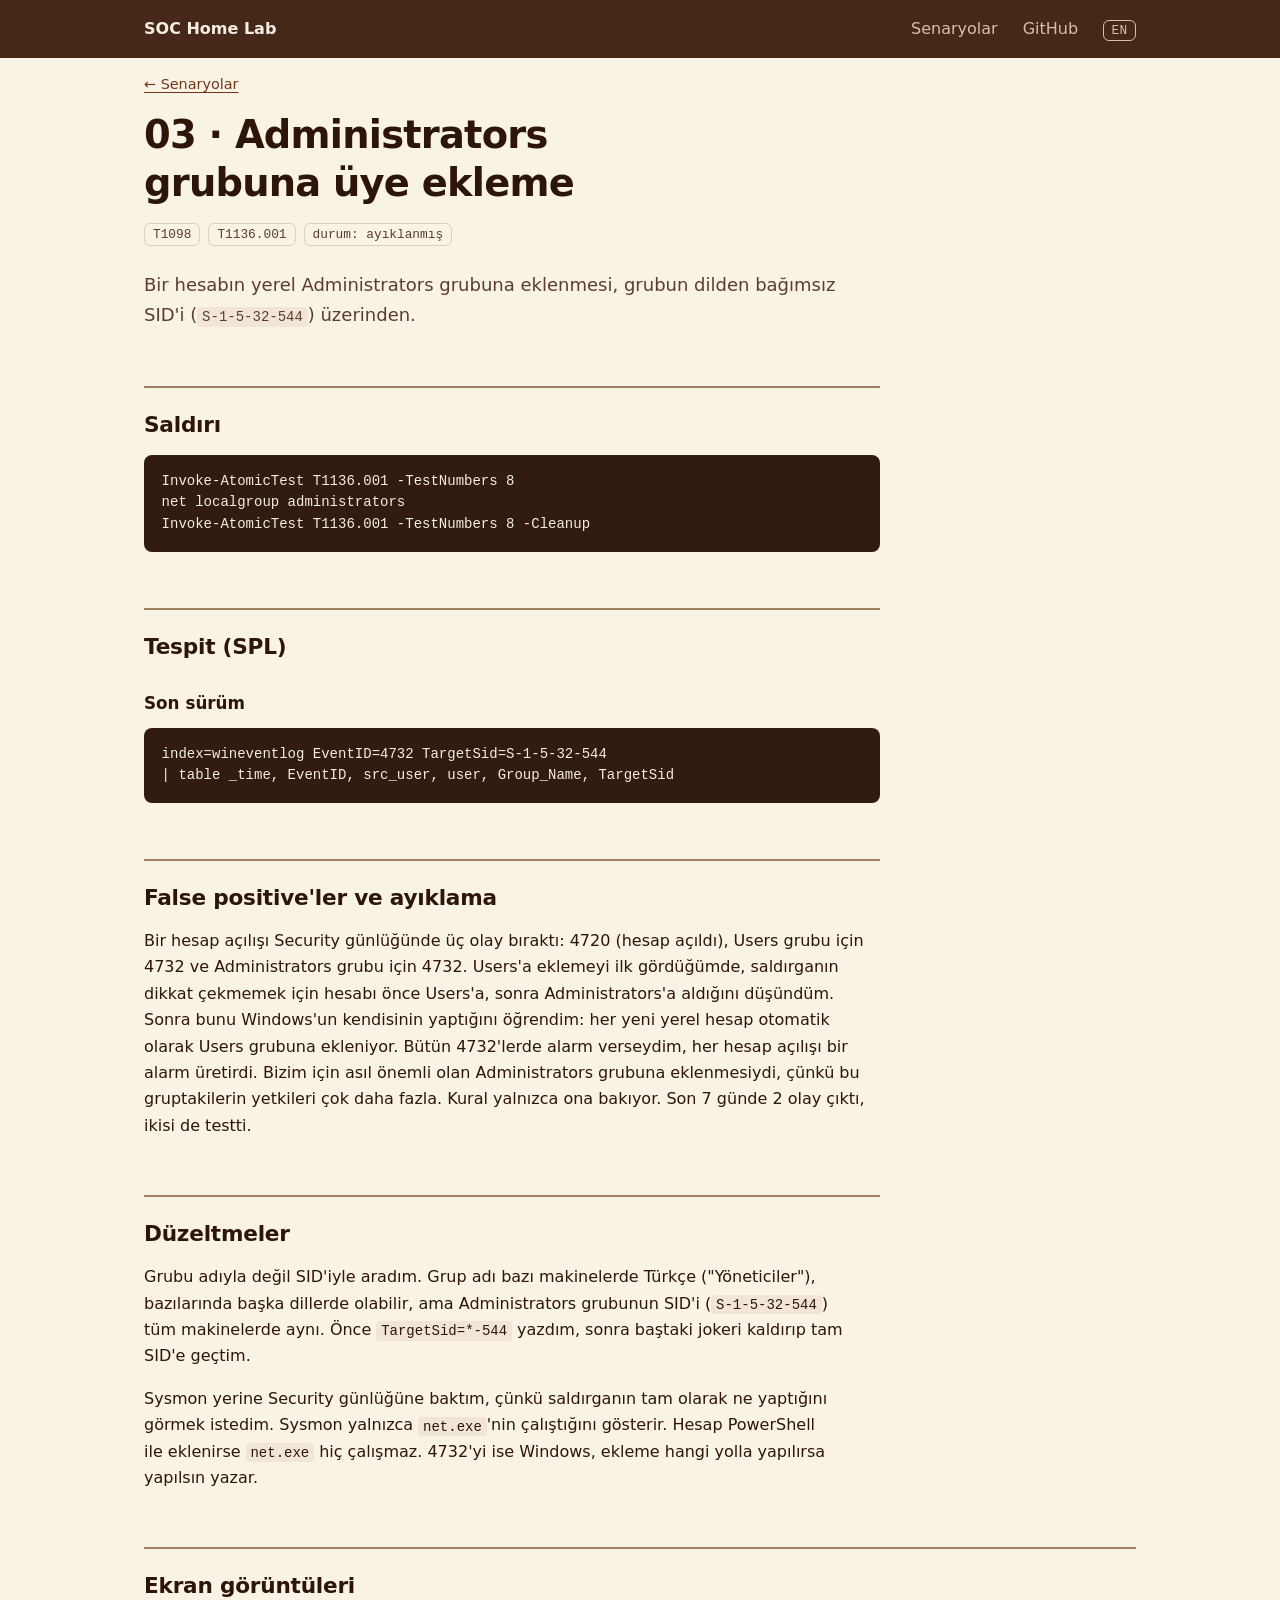
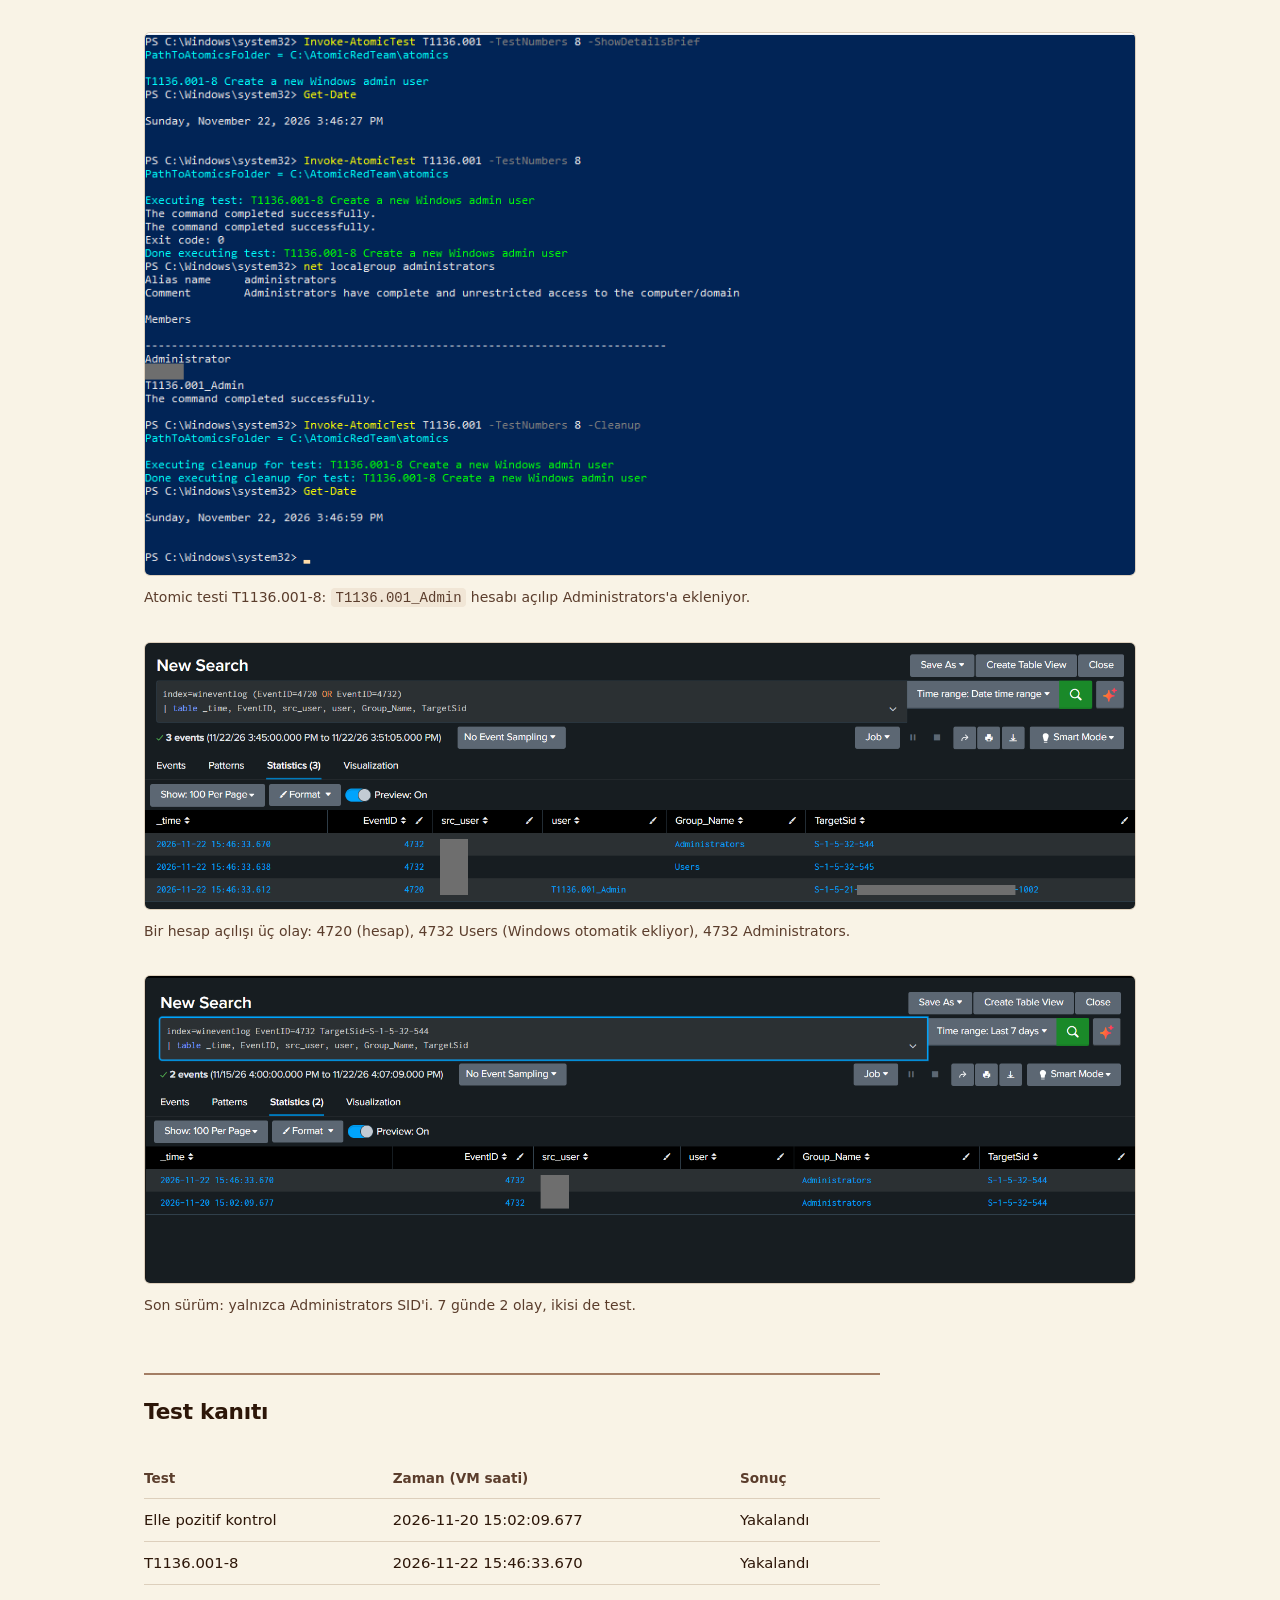
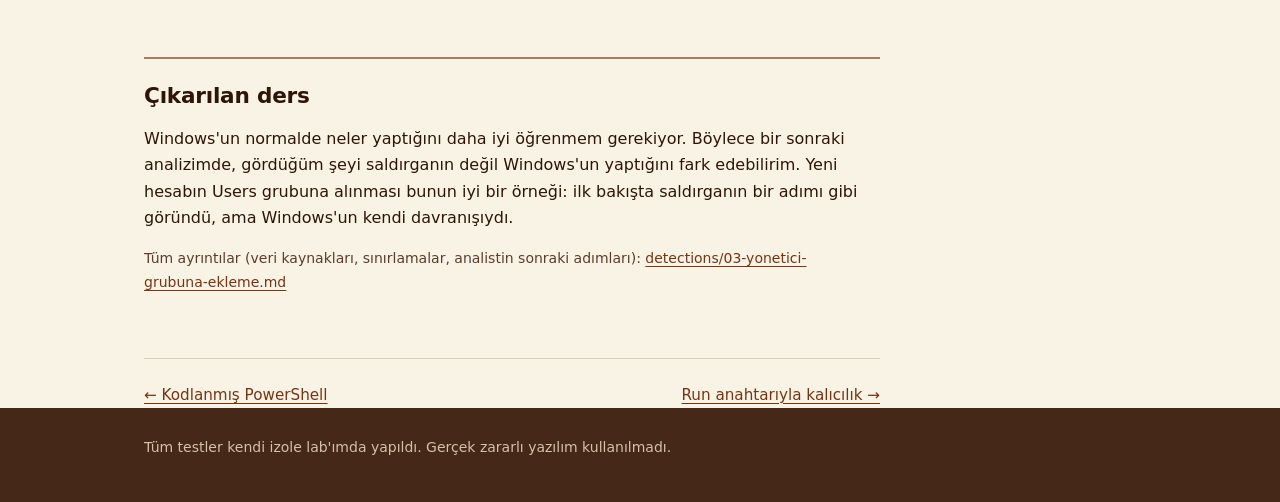
<file: senaryolar/03-yonetici-grubuna-ekleme.html>
<!doctype html>
<html lang="tr">
<head>
  <meta charset="utf-8">
  <meta name="viewport" content="width=device-width, initial-scale=1">
  <title>Administrators grubuna üye ekleme · SOC Home Lab</title>
  <link rel="stylesheet" href="../css/style.css">
  <link rel="alternate" hreflang="en" href="../en/scenarios/03-yonetici-grubuna-ekleme.html">
</head>
<body>
  <header class="site-head">
    <div class="wrap">
      <a href="../">SOC Home Lab</a>
      <nav>
        <a href="../#senaryolar">Senaryolar</a>
        <a href="https://github.com/fadilyeren/soc-home-lab">GitHub</a>
        <a class="lang" href="../en/scenarios/03-yonetici-grubuna-ekleme.html" lang="en" hreflang="en" title="English">EN</a>
      </nav>
    </div>
  </header>

  <main class="wrap">
    <div class="read">
    <p class="back"><a href="../#senaryolar">← Senaryolar</a></p>
    <h1>03 · Administrators grubuna üye ekleme</h1>
    <ul class="meta"><li>T1098</li><li>T1136.001</li><li>durum: ayıklanmış</li></ul>
    <p class="lead">Bir hesabın yerel Administrators grubuna eklenmesi, grubun dilden bağımsız SID'i (<code>S-1-5-32-544</code>) üzerinden.</p>

    <h2>Saldırı</h2>
    <pre><code>Invoke-AtomicTest T1136.001 -TestNumbers 8
net localgroup administrators
Invoke-AtomicTest T1136.001 -TestNumbers 8 -Cleanup</code></pre>

    <h2>Tespit (SPL)</h2>
    <h3>Son sürüm</h3>
<pre><code>index=wineventlog EventID=4732 TargetSid=S-1-5-32-544
| table _time, EventID, src_user, user, Group_Name, TargetSid</code></pre>

    
    <h2>False positive'ler ve ayıklama</h2>
    <p>Bir hesap açılışı Security günlüğünde üç olay bıraktı: 4720 (hesap açıldı), Users grubu için 4732 ve Administrators grubu için 4732. Users'a eklemeyi ilk gördüğümde, saldırganın dikkat çekmemek için hesabı önce Users'a, sonra Administrators'a aldığını düşündüm. Sonra bunu Windows'un kendisinin yaptığını öğrendim: her yeni yerel hesap otomatik olarak Users grubuna ekleniyor. Bütün 4732'lerde alarm verseydim, her hesap açılışı bir alarm üretirdi. Bizim için asıl önemli olan Administrators grubuna eklenmesiydi, çünkü bu gruptakilerin yetkileri çok daha fazla. Kural yalnızca ona bakıyor. Son 7 günde 2 olay çıktı, ikisi de testti.</p>

    <h2>Düzeltmeler</h2>
    <p>Grubu adıyla değil SID'iyle aradım. Grup adı bazı makinelerde Türkçe ("Yöneticiler"), bazılarında başka dillerde olabilir, ama Administrators grubunun SID'i (<code>S-1-5-32-544</code>) tüm makinelerde aynı. Önce <code>TargetSid=*-544</code> yazdım, sonra baştaki jokeri kaldırıp tam SID'e geçtim.</p>
    <p>Sysmon yerine Security günlüğüne baktım, çünkü saldırganın tam olarak ne yaptığını görmek istedim. Sysmon yalnızca <code>net.exe</code>'nin çalıştığını gösterir. Hesap PowerShell ile eklenirse <code>net.exe</code> hiç çalışmaz. 4732'yi ise Windows, ekleme hangi yolla yapılırsa yapılsın yazar.</p>
    </div>

    <h2>Ekran görüntüleri</h2>
    <figure>
  <a href="../img/senaryolar/03-yonetici-hesap/01-atomic-t1136-8.png"><img src="../img/senaryolar/03-yonetici-hesap/01-atomic-t1136-8.png" alt="" loading="lazy"></a>
  <figcaption>Atomic testi T1136.001-8: <code>T1136.001_Admin</code> hesabı açılıp Administrators'a ekleniyor.</figcaption>
</figure>
<figure>
  <a href="../img/senaryolar/03-yonetici-hesap/02-4720-4732.png"><img src="../img/senaryolar/03-yonetici-hesap/02-4720-4732.png" alt="" loading="lazy"></a>
  <figcaption>Bir hesap açılışı üç olay: 4720 (hesap), 4732 Users (Windows otomatik ekliyor), 4732 Administrators.</figcaption>
</figure>
<figure>
  <a href="../img/senaryolar/03-yonetici-hesap/04-tespit-son.png"><img src="../img/senaryolar/03-yonetici-hesap/04-tespit-son.png" alt="" loading="lazy"></a>
  <figcaption>Son sürüm: yalnızca Administrators SID'i. 7 günde 2 olay, ikisi de test.</figcaption>
</figure>

    <div class="read">
    <h2>Test kanıtı</h2>
    <div class="table-scroll"><table>
      <tr><th>Test</th><th>Zaman (VM saati)</th><th>Sonuç</th></tr>
      <tr><td>Elle pozitif kontrol</td><td>2026-11-20 15:02:09.677</td><td>Yakalandı</td></tr><tr><td>T1136.001-8</td><td>2026-11-22 15:46:33.670</td><td>Yakalandı</td></tr>
    </table></div>

    <h2>Çıkarılan ders</h2>
    <p>Windows'un normalde neler yaptığını daha iyi öğrenmem gerekiyor. Böylece bir sonraki analizimde, gördüğüm şeyi saldırganın değil Windows'un yaptığını fark edebilirim. Yeni hesabın Users grubuna alınması bunun iyi bir örneği: ilk bakışta saldırganın bir adımı gibi göründü, ama Windows'un kendi davranışıydı.</p>

    <p class="small muted">Tüm ayrıntılar (veri kaynakları, sınırlamalar, analistin sonraki adımları): <a href="https://github.com/fadilyeren/soc-home-lab/blob/main/detections/03-yonetici-grubuna-ekleme.md">detections/03-yonetici-grubuna-ekleme.md</a></p>

    <nav class="next-prev"><a href="02-sifreli-powershell.html">← Kodlanmış PowerShell</a><a href="04-run-anahtari.html">Run anahtarıyla kalıcılık →</a></nav>
    </div>
  </main>

  <footer class="site-foot">
    <div class="wrap">
      <p>Tüm testler kendi izole lab'ımda yapıldı. Gerçek zararlı yazılım kullanılmadı.</p>
    </div>
  </footer>
</body>
</html>
</file>
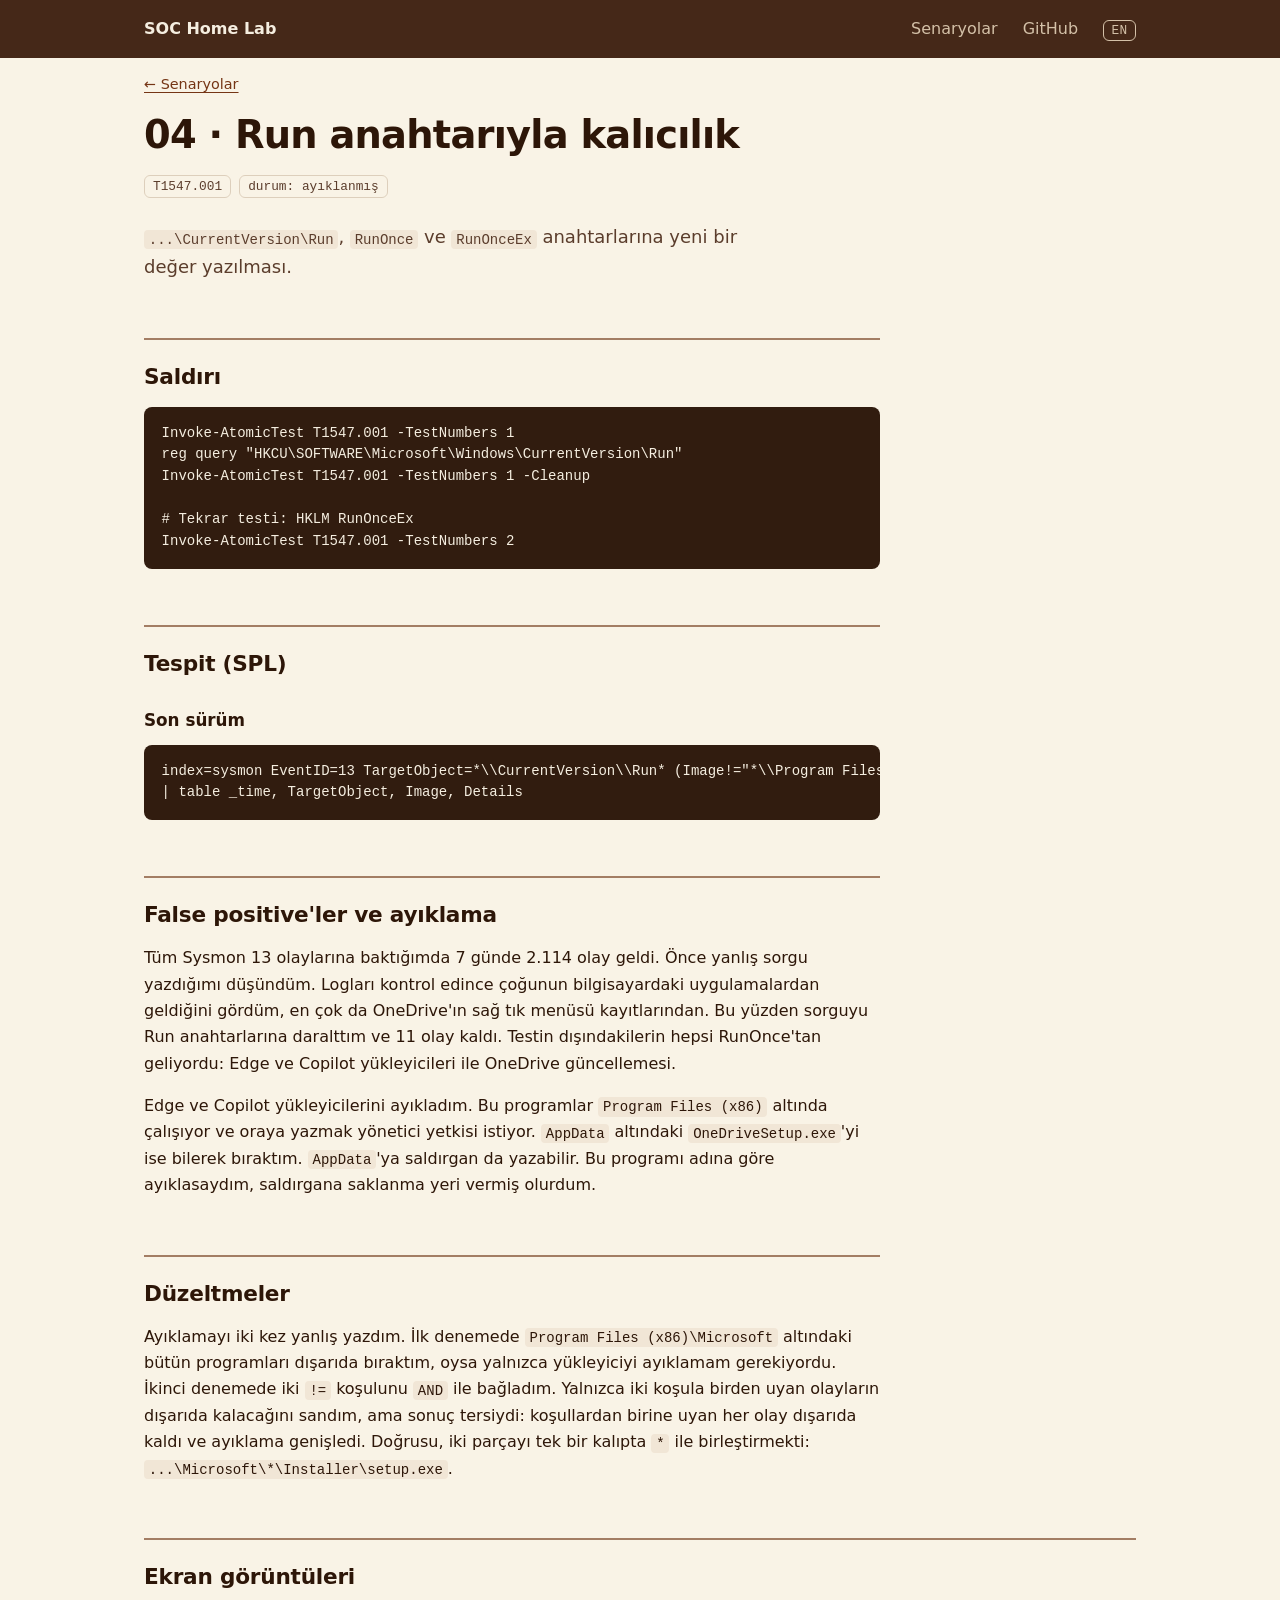
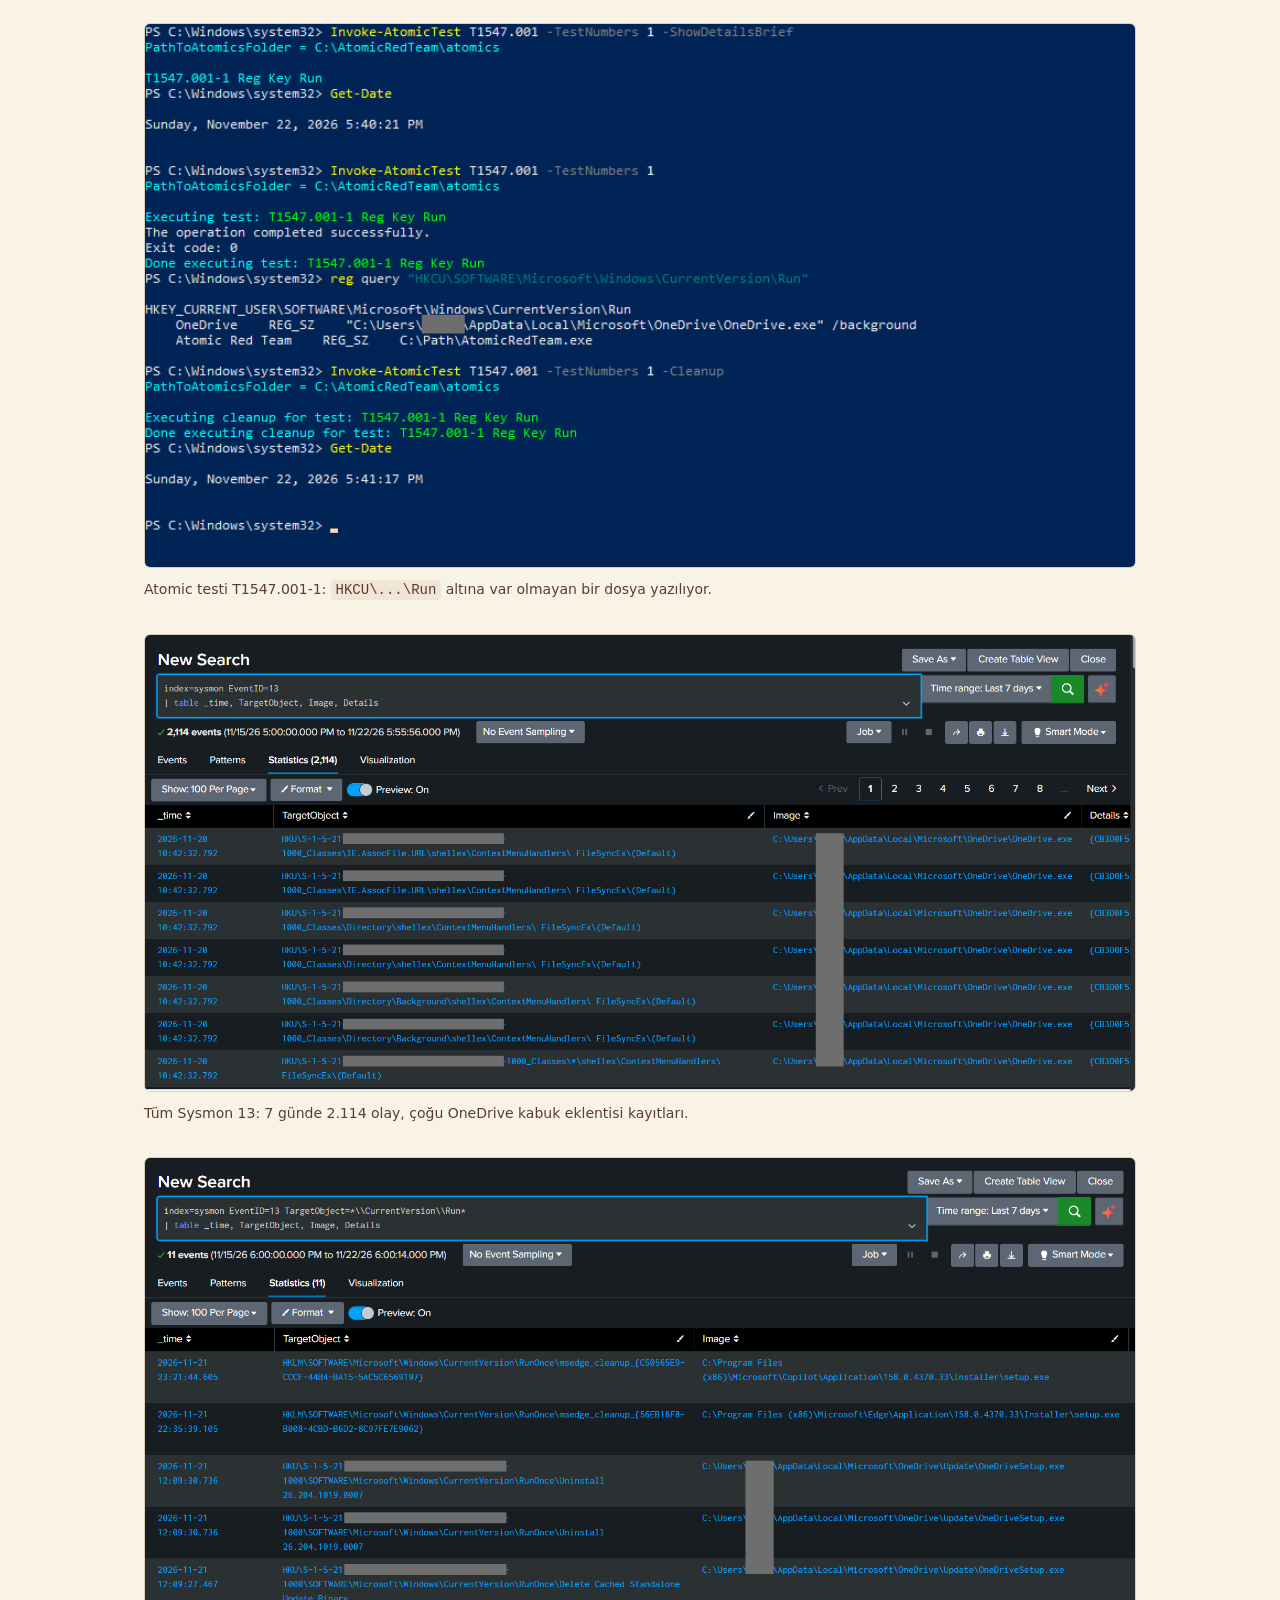
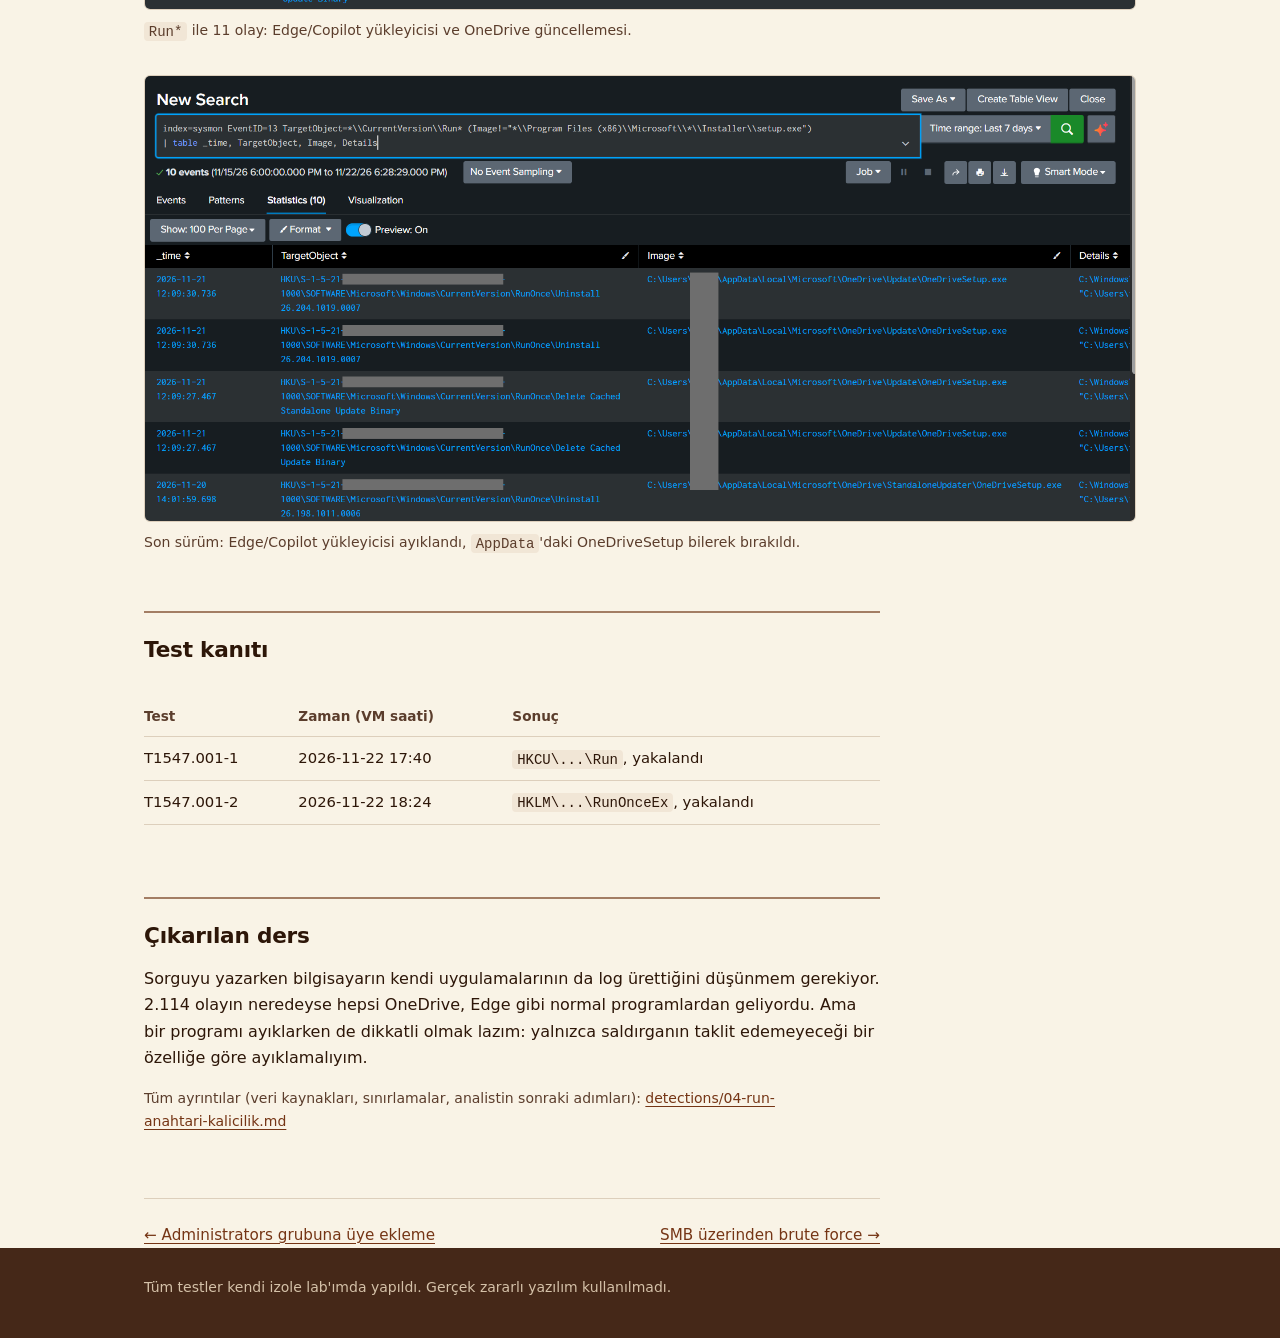
<file: senaryolar/04-run-anahtari.html>
<!doctype html>
<html lang="tr">
<head>
  <meta charset="utf-8">
  <meta name="viewport" content="width=device-width, initial-scale=1">
  <title>Run anahtarıyla kalıcılık · SOC Home Lab</title>
  <link rel="stylesheet" href="../css/style.css">
  <link rel="alternate" hreflang="en" href="../en/scenarios/04-run-anahtari.html">
</head>
<body>
  <header class="site-head">
    <div class="wrap">
      <a href="../">SOC Home Lab</a>
      <nav>
        <a href="../#senaryolar">Senaryolar</a>
        <a href="https://github.com/fadilyeren/soc-home-lab">GitHub</a>
        <a class="lang" href="../en/scenarios/04-run-anahtari.html" lang="en" hreflang="en" title="English">EN</a>
      </nav>
    </div>
  </header>

  <main class="wrap">
    <div class="read">
    <p class="back"><a href="../#senaryolar">← Senaryolar</a></p>
    <h1>04 · Run anahtarıyla kalıcılık</h1>
    <ul class="meta"><li>T1547.001</li><li>durum: ayıklanmış</li></ul>
    <p class="lead"><code>...\CurrentVersion\Run</code>, <code>RunOnce</code> ve <code>RunOnceEx</code> anahtarlarına yeni bir değer yazılması.</p>

    <h2>Saldırı</h2>
    <pre><code>Invoke-AtomicTest T1547.001 -TestNumbers 1
reg query &quot;HKCU\SOFTWARE\Microsoft\Windows\CurrentVersion\Run&quot;
Invoke-AtomicTest T1547.001 -TestNumbers 1 -Cleanup

# Tekrar testi: HKLM RunOnceEx
Invoke-AtomicTest T1547.001 -TestNumbers 2</code></pre>

    <h2>Tespit (SPL)</h2>
    <h3>Son sürüm</h3>
<pre><code>index=sysmon EventID=13 TargetObject=*\\CurrentVersion\\Run* (Image!=&quot;*\\Program Files (x86)\\Microsoft\\*\\Installer\\setup.exe&quot;)
| table _time, TargetObject, Image, Details</code></pre>

    
    <h2>False positive'ler ve ayıklama</h2>
    <p>Tüm Sysmon 13 olaylarına baktığımda 7 günde 2.114 olay geldi. Önce yanlış sorgu yazdığımı düşündüm. Logları kontrol edince çoğunun bilgisayardaki uygulamalardan geldiğini gördüm, en çok da OneDrive'ın sağ tık menüsü kayıtlarından. Bu yüzden sorguyu Run anahtarlarına daralttım ve 11 olay kaldı. Testin dışındakilerin hepsi RunOnce'tan geliyordu: Edge ve Copilot yükleyicileri ile OneDrive güncellemesi.</p>
    <p>Edge ve Copilot yükleyicilerini ayıkladım. Bu programlar <code>Program Files (x86)</code> altında çalışıyor ve oraya yazmak yönetici yetkisi istiyor. <code>AppData</code> altındaki <code>OneDriveSetup.exe</code>'yi ise bilerek bıraktım. <code>AppData</code>'ya saldırgan da yazabilir. Bu programı adına göre ayıklasaydım, saldırgana saklanma yeri vermiş olurdum.</p>

    <h2>Düzeltmeler</h2>
    <p>Ayıklamayı iki kez yanlış yazdım. İlk denemede <code>Program Files (x86)\Microsoft</code> altındaki bütün programları dışarıda bıraktım, oysa yalnızca yükleyiciyi ayıklamam gerekiyordu. İkinci denemede iki <code>!=</code> koşulunu <code>AND</code> ile bağladım. Yalnızca iki koşula birden uyan olayların dışarıda kalacağını sandım, ama sonuç tersiydi: koşullardan birine uyan her olay dışarıda kaldı ve ayıklama genişledi. Doğrusu, iki parçayı tek bir kalıpta <code>*</code> ile birleştirmekti: <code>...\Microsoft\*\Installer\setup.exe</code>.</p>
    </div>

    <h2>Ekran görüntüleri</h2>
    <figure>
  <a href="../img/senaryolar/04-run-anahtari/01-atomic-t1547-1.png"><img src="../img/senaryolar/04-run-anahtari/01-atomic-t1547-1.png" alt="" loading="lazy"></a>
  <figcaption>Atomic testi T1547.001-1: <code>HKCU\...\Run</code> altına var olmayan bir dosya yazılıyor.</figcaption>
</figure>
<figure>
  <a href="../img/senaryolar/04-run-anahtari/02-sysmon13-genis.png"><img src="../img/senaryolar/04-run-anahtari/02-sysmon13-genis.png" alt="" loading="lazy"></a>
  <figcaption>Tüm Sysmon 13: 7 günde 2.114 olay, çoğu OneDrive kabuk eklentisi kayıtları.</figcaption>
</figure>
<figure>
  <a href="../img/senaryolar/04-run-anahtari/03-run-runonce.png"><img src="../img/senaryolar/04-run-anahtari/03-run-runonce.png" alt="" loading="lazy"></a>
  <figcaption><code>Run*</code> ile 11 olay: Edge/Copilot yükleyicisi ve OneDrive güncellemesi.</figcaption>
</figure>
<figure>
  <a href="../img/senaryolar/04-run-anahtari/07-tespit-son.png"><img src="../img/senaryolar/04-run-anahtari/07-tespit-son.png" alt="" loading="lazy"></a>
  <figcaption>Son sürüm: Edge/Copilot yükleyicisi ayıklandı, <code>AppData</code>'daki OneDriveSetup bilerek bırakıldı.</figcaption>
</figure>

    <div class="read">
    <h2>Test kanıtı</h2>
    <div class="table-scroll"><table>
      <tr><th>Test</th><th>Zaman (VM saati)</th><th>Sonuç</th></tr>
      <tr><td>T1547.001-1</td><td>2026-11-22 17:40</td><td><code>HKCU\...\Run</code>, yakalandı</td></tr><tr><td>T1547.001-2</td><td>2026-11-22 18:24</td><td><code>HKLM\...\RunOnceEx</code>, yakalandı</td></tr>
    </table></div>

    <h2>Çıkarılan ders</h2>
    <p>Sorguyu yazarken bilgisayarın kendi uygulamalarının da log ürettiğini düşünmem gerekiyor. 2.114 olayın neredeyse hepsi OneDrive, Edge gibi normal programlardan geliyordu. Ama bir programı ayıklarken de dikkatli olmak lazım: yalnızca saldırganın taklit edemeyeceği bir özelliğe göre ayıklamalıyım.</p>

    <p class="small muted">Tüm ayrıntılar (veri kaynakları, sınırlamalar, analistin sonraki adımları): <a href="https://github.com/fadilyeren/soc-home-lab/blob/main/detections/04-run-anahtari-kalicilik.md">detections/04-run-anahtari-kalicilik.md</a></p>

    <nav class="next-prev"><a href="03-yonetici-grubuna-ekleme.html">← Administrators grubuna üye ekleme</a><a href="05-kaba-kuvvet.html">SMB üzerinden brute force →</a></nav>
    </div>
  </main>

  <footer class="site-foot">
    <div class="wrap">
      <p>Tüm testler kendi izole lab'ımda yapıldı. Gerçek zararlı yazılım kullanılmadı.</p>
    </div>
  </footer>
</body>
</html>
</file>
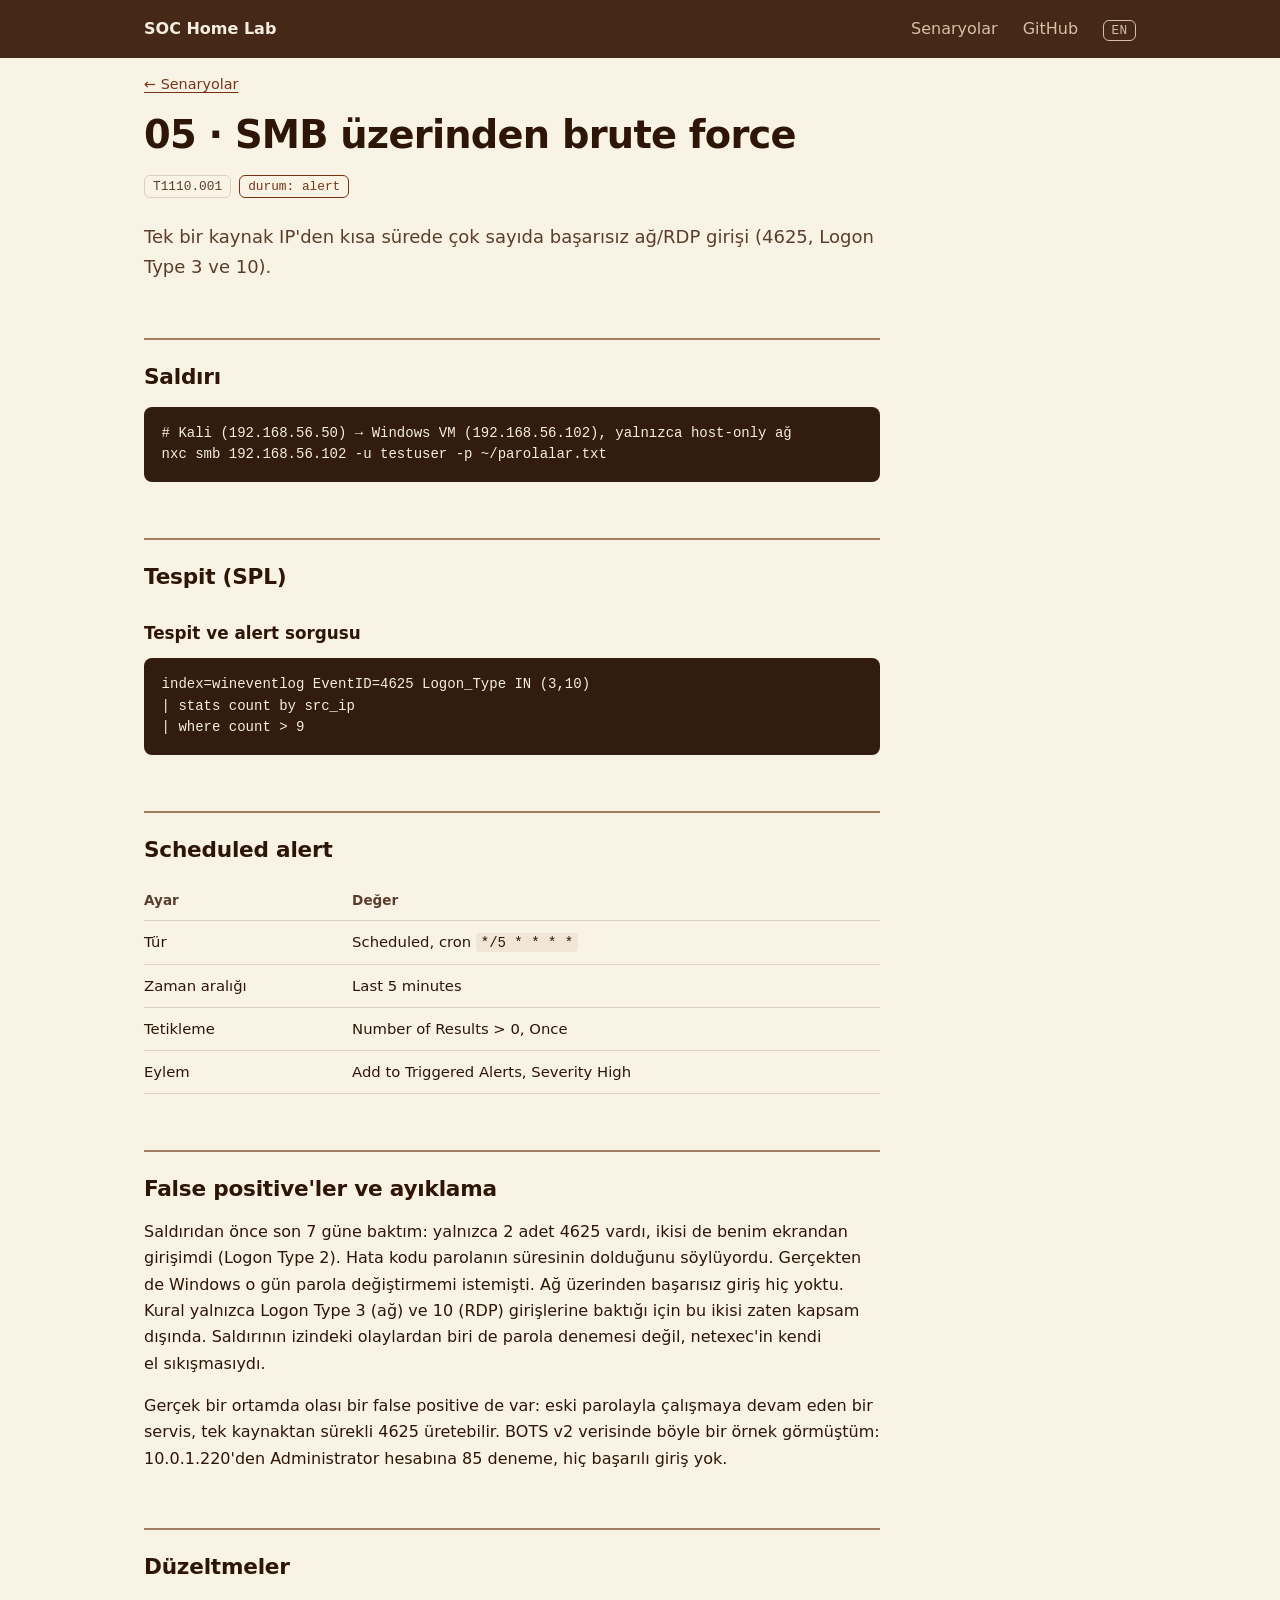
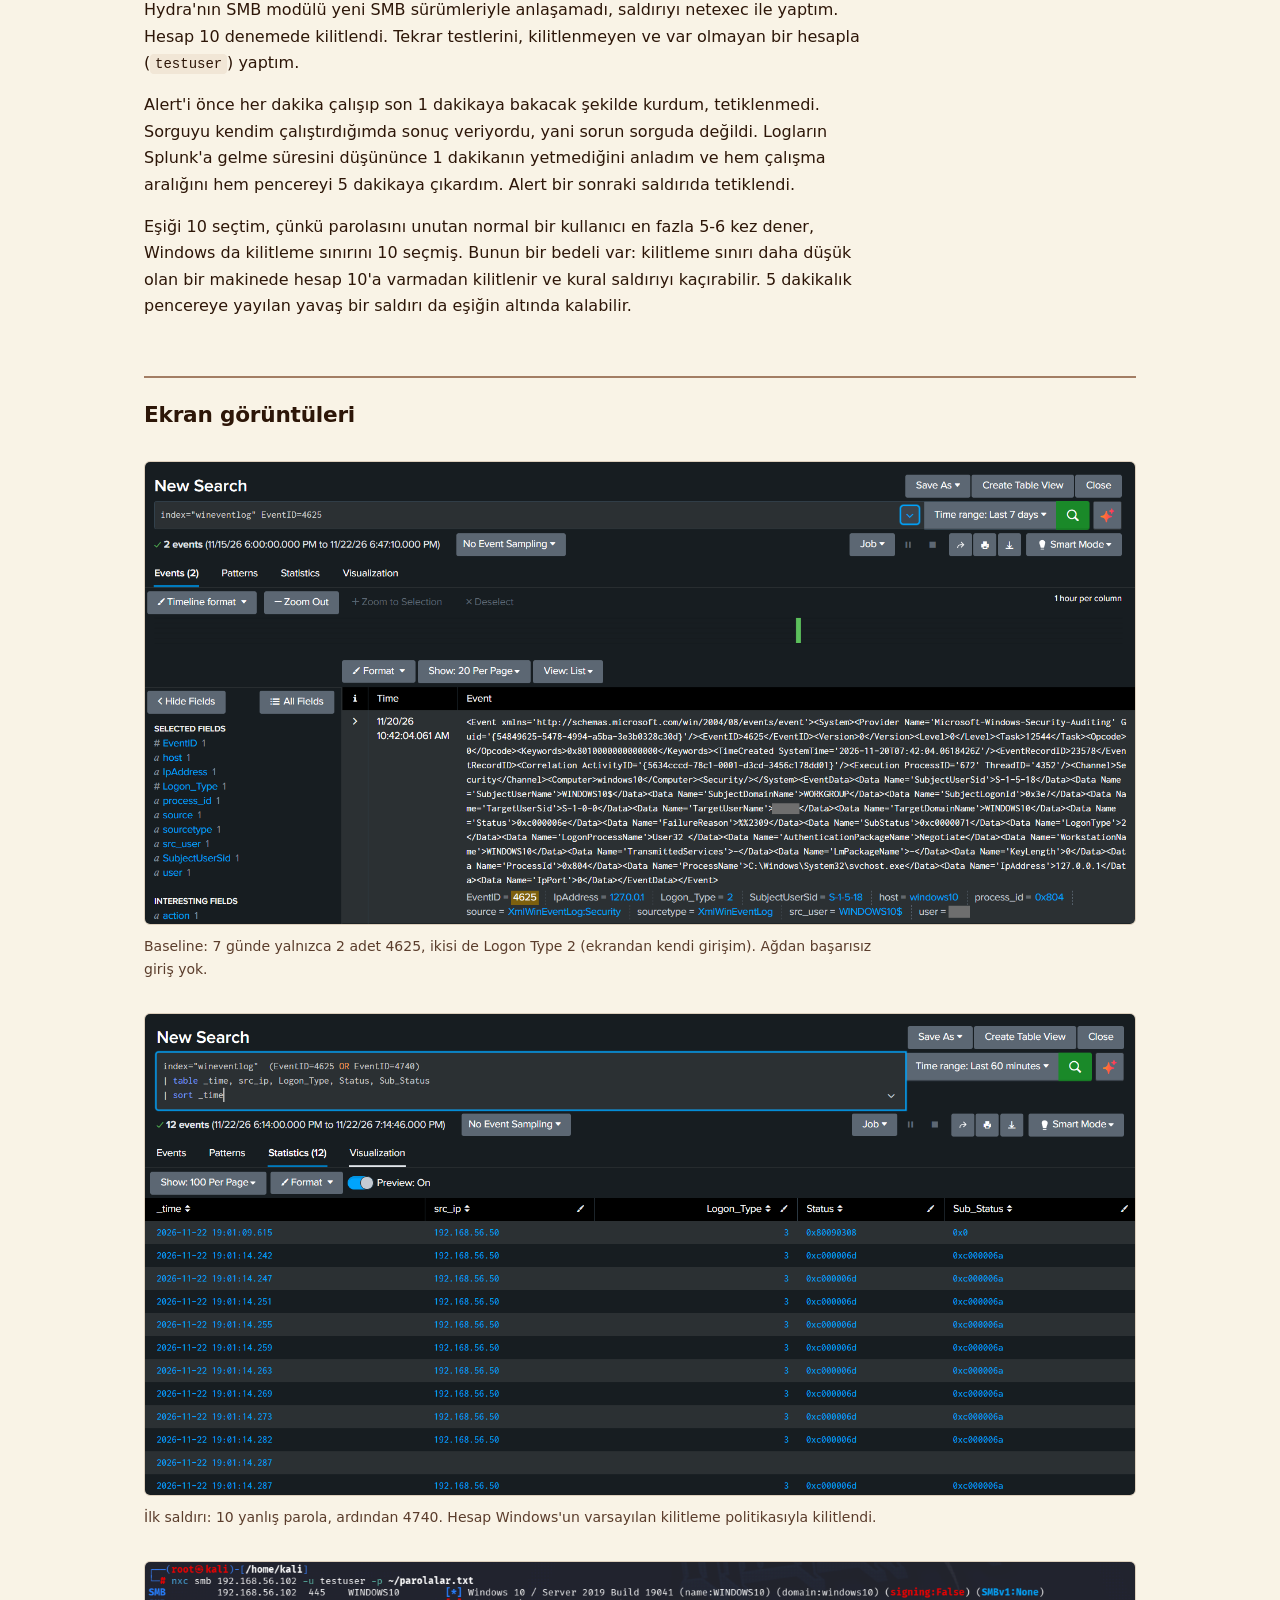
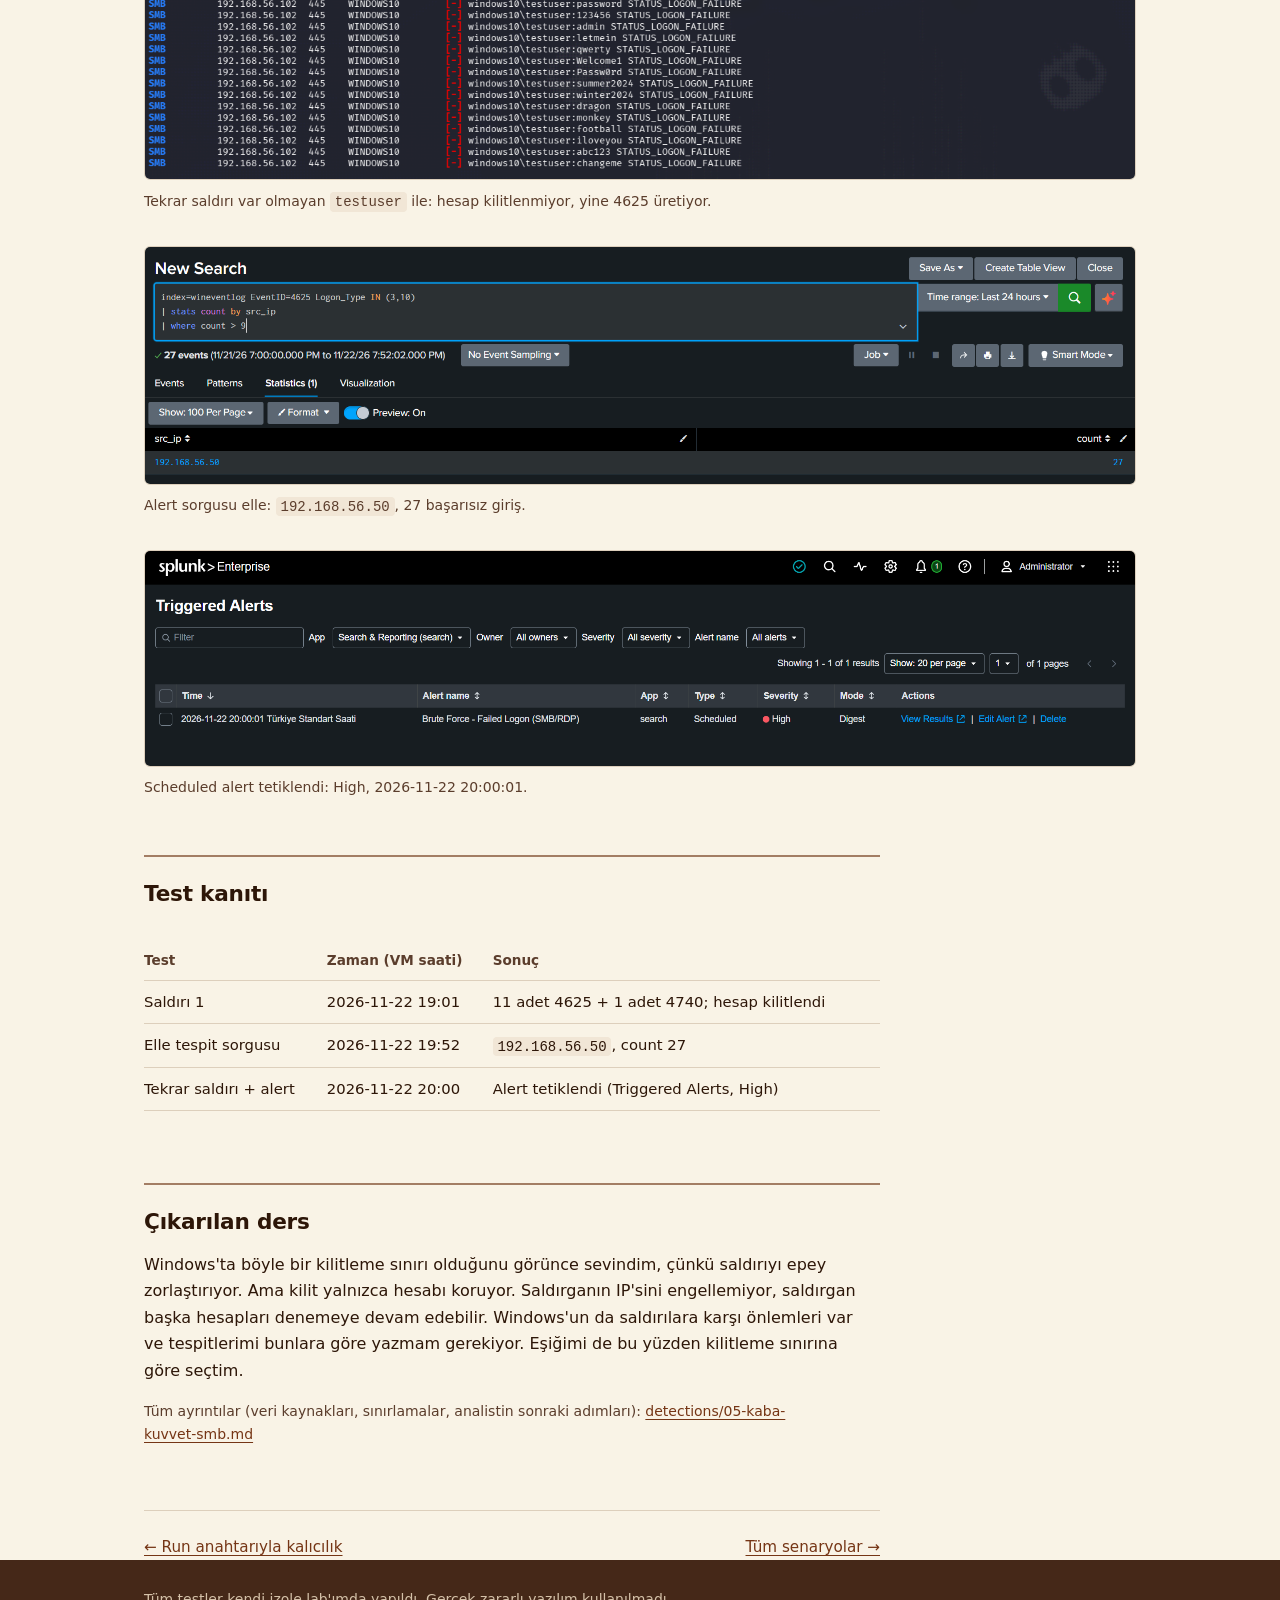
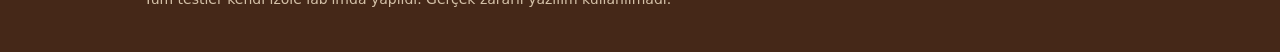
<file: senaryolar/05-kaba-kuvvet.html>
<!doctype html>
<html lang="tr">
<head>
  <meta charset="utf-8">
  <meta name="viewport" content="width=device-width, initial-scale=1">
  <title>SMB üzerinden brute force · SOC Home Lab</title>
  <link rel="stylesheet" href="../css/style.css">
  <link rel="alternate" hreflang="en" href="../en/scenarios/05-kaba-kuvvet.html">
</head>
<body>
  <header class="site-head">
    <div class="wrap">
      <a href="../">SOC Home Lab</a>
      <nav>
        <a href="../#senaryolar">Senaryolar</a>
        <a href="https://github.com/fadilyeren/soc-home-lab">GitHub</a>
        <a class="lang" href="../en/scenarios/05-kaba-kuvvet.html" lang="en" hreflang="en" title="English">EN</a>
      </nav>
    </div>
  </header>

  <main class="wrap">
    <div class="read">
    <p class="back"><a href="../#senaryolar">← Senaryolar</a></p>
    <h1>05 · SMB üzerinden brute force</h1>
    <ul class="meta"><li>T1110.001</li><li class="on">durum: alert</li></ul>
    <p class="lead">Tek bir kaynak IP'den kısa sürede çok sayıda başarısız ağ/RDP girişi (4625, Logon Type 3 ve 10).</p>

    <h2>Saldırı</h2>
    <pre><code># Kali (192.168.56.50) → Windows VM (192.168.56.102), yalnızca host-only ağ
nxc smb 192.168.56.102 -u testuser -p ~/parolalar.txt</code></pre>

    <h2>Tespit (SPL)</h2>
    <h3>Tespit ve alert sorgusu</h3>
<pre><code>index=wineventlog EventID=4625 Logon_Type IN (3,10)
| stats count by src_ip
| where count &gt; 9</code></pre>

    <h2>Scheduled alert</h2>
<table>
<tr><th>Ayar</th><th>Değer</th></tr>
<tr><td>Tür</td><td>Scheduled, cron <code>*/5 * * * *</code></td></tr>
<tr><td>Zaman aralığı</td><td>Last 5 minutes</td></tr>
<tr><td>Tetikleme</td><td>Number of Results &gt; 0, Once</td></tr>
<tr><td>Eylem</td><td>Add to Triggered Alerts, Severity High</td></tr>
</table>

    <h2>False positive'ler ve ayıklama</h2>
    <p>Saldırıdan önce son 7 güne baktım: yalnızca 2 adet 4625 vardı, ikisi de benim ekrandan girişimdi (Logon Type 2). Hata kodu parolanın süresinin dolduğunu söylüyordu. Gerçekten de Windows o gün parola değiştirmemi istemişti. Ağ üzerinden başarısız giriş hiç yoktu. Kural yalnızca Logon Type 3 (ağ) ve 10 (RDP) girişlerine baktığı için bu ikisi zaten kapsam dışında. Saldırının izindeki olaylardan biri de parola denemesi değil, netexec'in kendi el sıkışmasıydı.</p>
    <p>Gerçek bir ortamda olası bir false positive de var: eski parolayla çalışmaya devam eden bir servis, tek kaynaktan sürekli 4625 üretebilir. BOTS v2 verisinde böyle bir örnek görmüştüm: 10.0.1.220'den Administrator hesabına 85 deneme, hiç başarılı giriş yok.</p>

    <h2>Düzeltmeler</h2>
    <p>Hydra'nın SMB modülü yeni SMB sürümleriyle anlaşamadı, saldırıyı netexec ile yaptım. Hesap 10 denemede kilitlendi. Tekrar testlerini, kilitlenmeyen ve var olmayan bir hesapla (<code>testuser</code>) yaptım.</p>
    <p>Alert'i önce her dakika çalışıp son 1 dakikaya bakacak şekilde kurdum, tetiklenmedi. Sorguyu kendim çalıştırdığımda sonuç veriyordu, yani sorun sorguda değildi. Logların Splunk'a gelme süresini düşününce 1 dakikanın yetmediğini anladım ve hem çalışma aralığını hem pencereyi 5 dakikaya çıkardım. Alert bir sonraki saldırıda tetiklendi.</p>
    <p>Eşiği 10 seçtim, çünkü parolasını unutan normal bir kullanıcı en fazla 5-6 kez dener, Windows da kilitleme sınırını 10 seçmiş. Bunun bir bedeli var: kilitleme sınırı daha düşük olan bir makinede hesap 10'a varmadan kilitlenir ve kural saldırıyı kaçırabilir. 5 dakikalık pencereye yayılan yavaş bir saldırı da eşiğin altında kalabilir.</p>
    </div>

    <h2>Ekran görüntüleri</h2>
    <figure>
  <a href="../img/senaryolar/05-kaba-kuvvet/01-baseline-4625.png"><img src="../img/senaryolar/05-kaba-kuvvet/01-baseline-4625.png" alt="" loading="lazy"></a>
  <figcaption>Baseline: 7 günde yalnızca 2 adet 4625, ikisi de Logon Type 2 (ekrandan kendi girişim). Ağdan başarısız giriş yok.</figcaption>
</figure>
<figure>
  <a href="../img/senaryolar/05-kaba-kuvvet/03-4625-4740.png"><img src="../img/senaryolar/05-kaba-kuvvet/03-4625-4740.png" alt="" loading="lazy"></a>
  <figcaption>İlk saldırı: 10 yanlış parola, ardından 4740. Hesap Windows'un varsayılan kilitleme politikasıyla kilitlendi.</figcaption>
</figure>
<figure>
  <a href="../img/senaryolar/05-kaba-kuvvet/05-tekrar-saldiri-testuser.png"><img src="../img/senaryolar/05-kaba-kuvvet/05-tekrar-saldiri-testuser.png" alt="" loading="lazy"></a>
  <figcaption>Tekrar saldırı var olmayan <code>testuser</code> ile: hesap kilitlenmiyor, yine 4625 üretiyor.</figcaption>
</figure>
<figure>
  <a href="../img/senaryolar/05-kaba-kuvvet/06-manuel-dogrulama-27.png"><img src="../img/senaryolar/05-kaba-kuvvet/06-manuel-dogrulama-27.png" alt="" loading="lazy"></a>
  <figcaption>Alert sorgusu elle: <code>192.168.56.50</code>, 27 başarısız giriş.</figcaption>
</figure>
<figure>
  <a href="../img/senaryolar/05-kaba-kuvvet/08-triggered-alert.png"><img src="../img/senaryolar/05-kaba-kuvvet/08-triggered-alert.png" alt="" loading="lazy"></a>
  <figcaption>Scheduled alert tetiklendi: High, 2026-11-22 20:00:01.</figcaption>
</figure>

    <div class="read">
    <h2>Test kanıtı</h2>
    <div class="table-scroll"><table>
      <tr><th>Test</th><th>Zaman (VM saati)</th><th>Sonuç</th></tr>
      <tr><td>Saldırı 1</td><td>2026-11-22 19:01</td><td>11 adet 4625 + 1 adet 4740; hesap kilitlendi</td></tr><tr><td>Elle tespit sorgusu</td><td>2026-11-22 19:52</td><td><code>192.168.56.50</code>, count 27</td></tr><tr><td>Tekrar saldırı + alert</td><td>2026-11-22 20:00</td><td>Alert tetiklendi (Triggered Alerts, High)</td></tr>
    </table></div>

    <h2>Çıkarılan ders</h2>
    <p>Windows'ta böyle bir kilitleme sınırı olduğunu görünce sevindim, çünkü saldırıyı epey zorlaştırıyor. Ama kilit yalnızca hesabı koruyor. Saldırganın IP'sini engellemiyor, saldırgan başka hesapları denemeye devam edebilir. Windows'un da saldırılara karşı önlemleri var ve tespitlerimi bunlara göre yazmam gerekiyor. Eşiğimi de bu yüzden kilitleme sınırına göre seçtim.</p>

    <p class="small muted">Tüm ayrıntılar (veri kaynakları, sınırlamalar, analistin sonraki adımları): <a href="https://github.com/fadilyeren/soc-home-lab/blob/main/detections/05-kaba-kuvvet-smb.md">detections/05-kaba-kuvvet-smb.md</a></p>

    <nav class="next-prev"><a href="04-run-anahtari.html">← Run anahtarıyla kalıcılık</a><a href="../#senaryolar">Tüm senaryolar →</a></nav>
    </div>
  </main>

  <footer class="site-foot">
    <div class="wrap">
      <p>Tüm testler kendi izole lab'ımda yapıldı. Gerçek zararlı yazılım kullanılmadı.</p>
    </div>
  </footer>
</body>
</html>
</file>
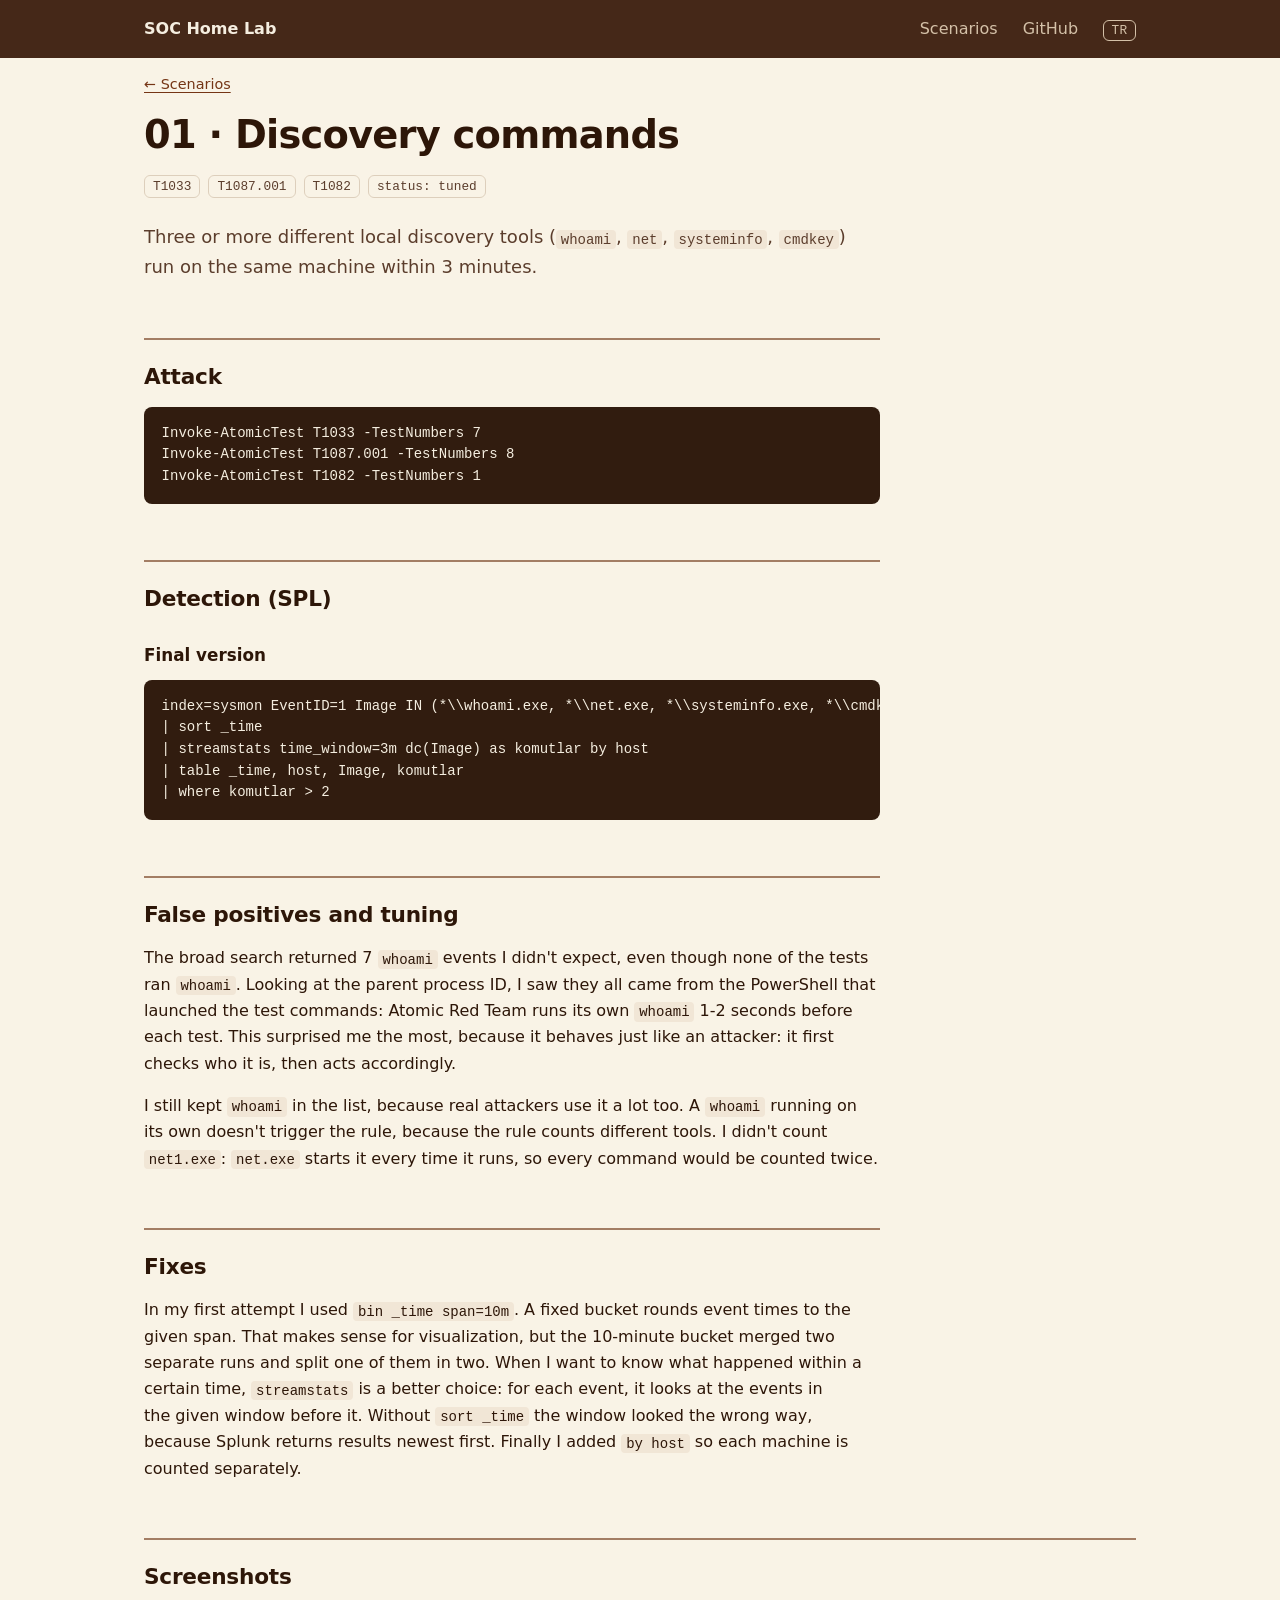
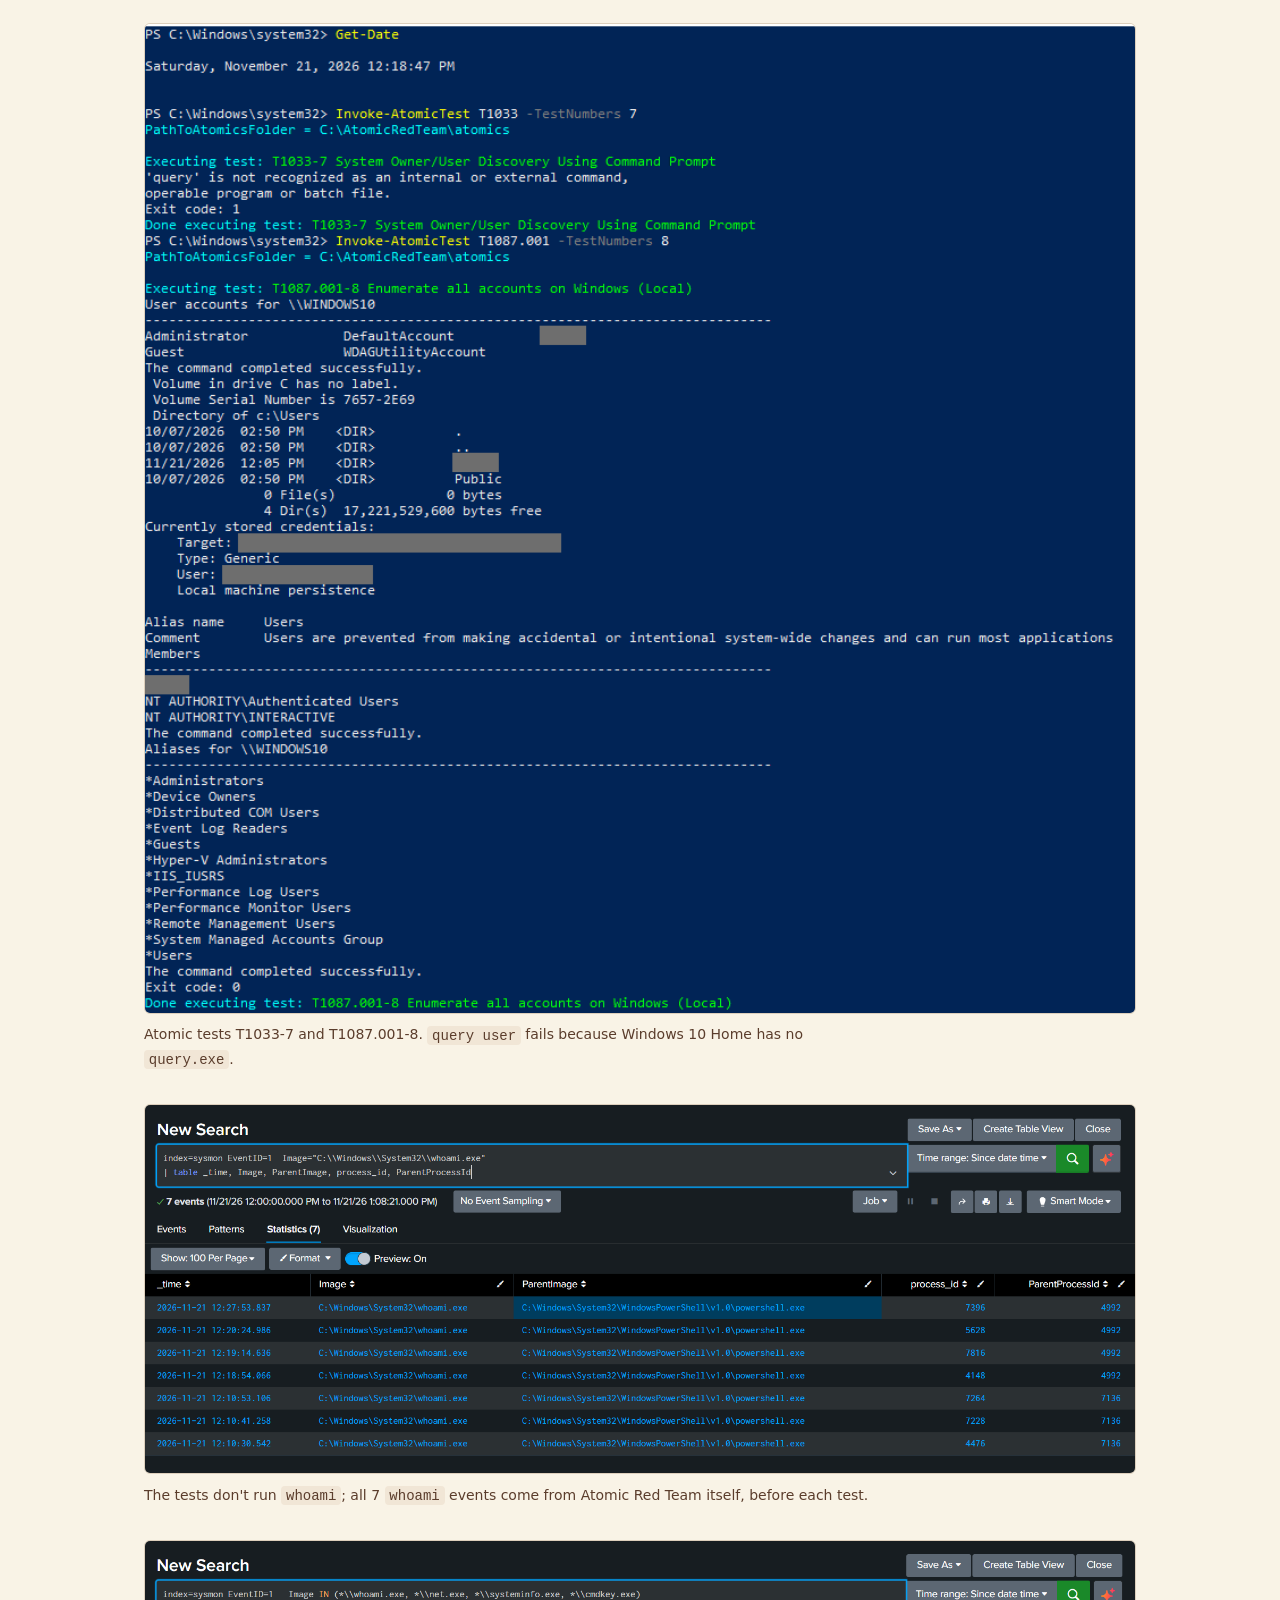
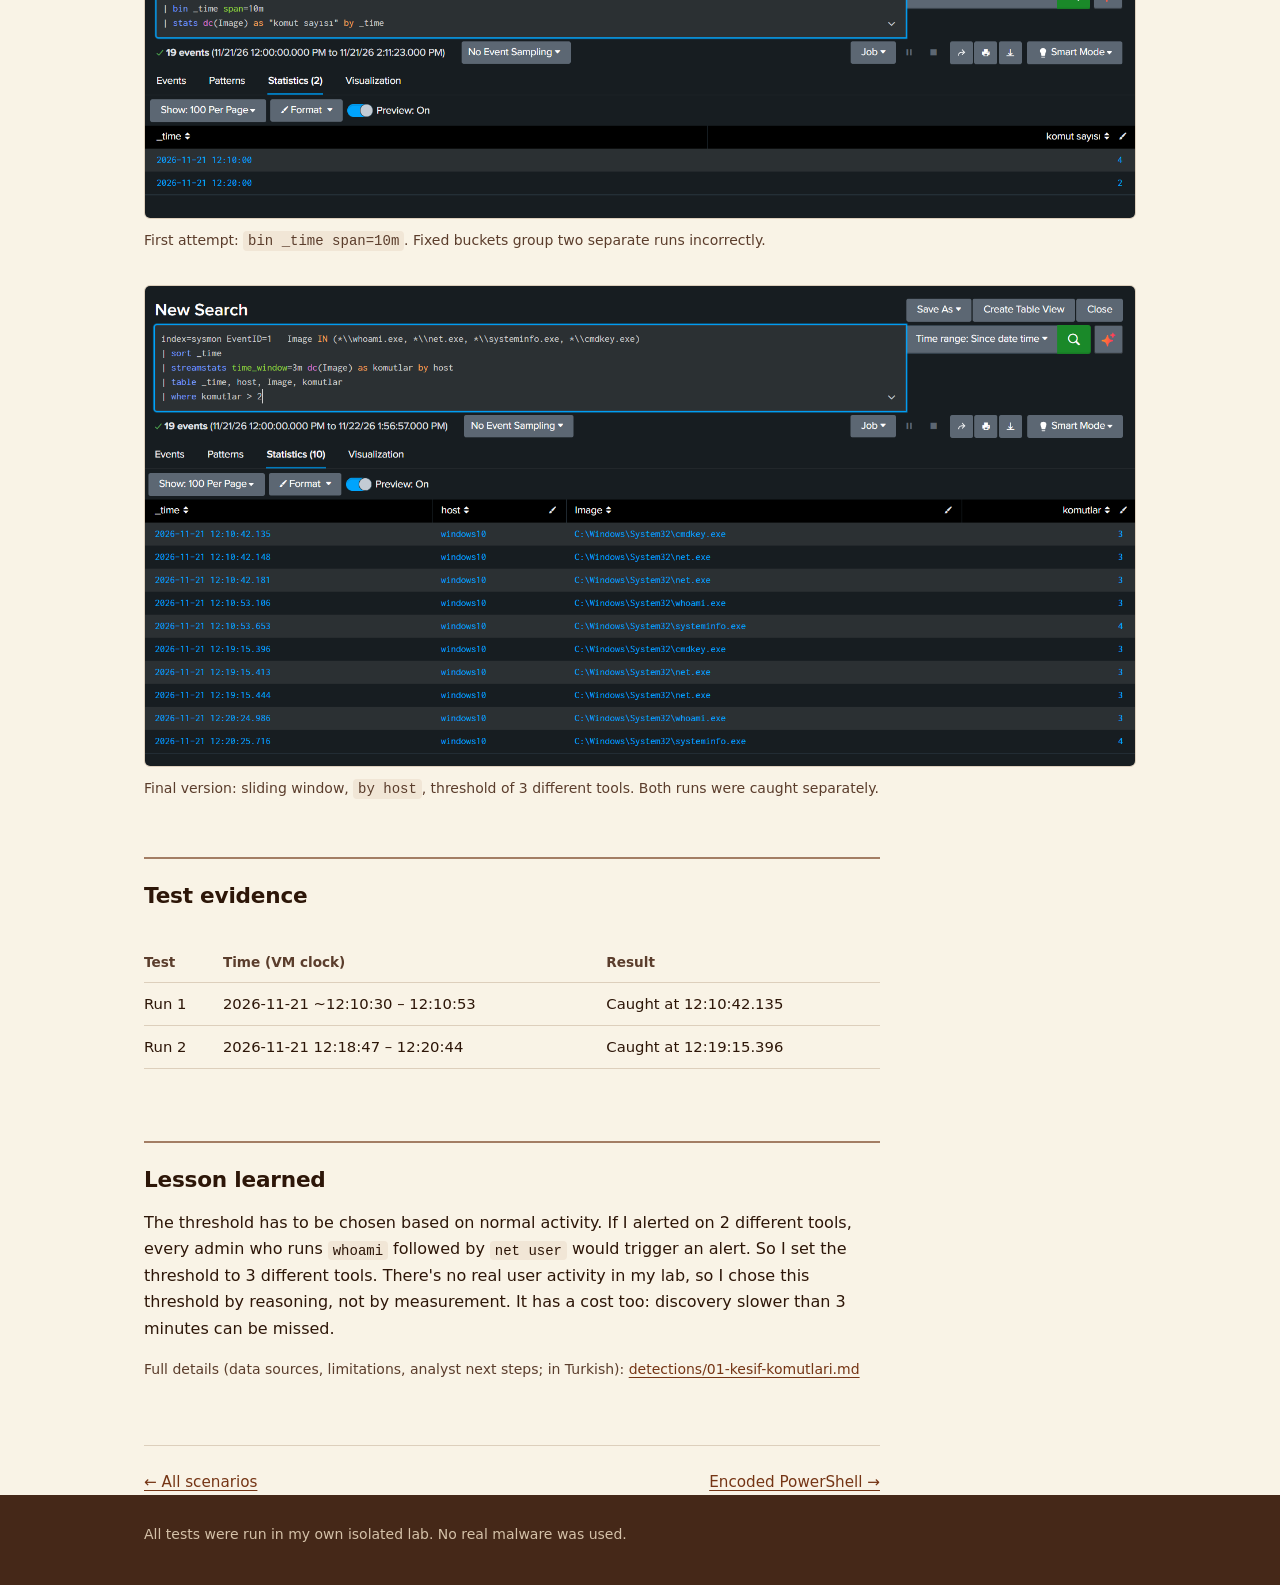
<file: en/scenarios/01-kesif.html>
<!doctype html>
<html lang="en">
<head>
  <meta charset="utf-8">
  <meta name="viewport" content="width=device-width, initial-scale=1">
  <title>Discovery commands · SOC Home Lab</title>
  <link rel="stylesheet" href="../../css/style.css">
  <link rel="alternate" hreflang="tr" href="../../senaryolar/01-kesif.html">
</head>
<body>
  <header class="site-head">
    <div class="wrap">
      <a href="../">SOC Home Lab</a>
      <nav>
        <a href="../#scenarios">Scenarios</a>
        <a href="https://github.com/fadilyeren/soc-home-lab">GitHub</a>
        <a class="lang" href="../../senaryolar/01-kesif.html" lang="tr" hreflang="tr" title="Türkçe">TR</a>
      </nav>
    </div>
  </header>

  <main class="wrap">
    <div class="read">
    <p class="back"><a href="../#scenarios">← Scenarios</a></p>
    <h1>01 · Discovery commands</h1>
    <ul class="meta"><li>T1033</li><li>T1087.001</li><li>T1082</li><li>status: tuned</li></ul>
    <p class="lead">Three or more different local discovery tools (<code>whoami</code>, <code>net</code>, <code>systeminfo</code>, <code>cmdkey</code>) run on the same machine within 3 minutes.</p>

    <h2>Attack</h2>
    <pre><code>Invoke-AtomicTest T1033 -TestNumbers 7
Invoke-AtomicTest T1087.001 -TestNumbers 8
Invoke-AtomicTest T1082 -TestNumbers 1</code></pre>

    <h2>Detection (SPL)</h2>
    <h3>Final version</h3>
<pre><code>index=sysmon EventID=1 Image IN (*\\whoami.exe, *\\net.exe, *\\systeminfo.exe, *\\cmdkey.exe)
| sort _time
| streamstats time_window=3m dc(Image) as komutlar by host
| table _time, host, Image, komutlar
| where komutlar &gt; 2</code></pre>


    <h2>False positives and tuning</h2>
    <p>The broad search returned 7 <code>whoami</code> events I didn't expect, even though none of the tests ran <code>whoami</code>. Looking at the parent process ID, I saw they all came from the PowerShell that launched the test commands: Atomic Red Team runs its own <code>whoami</code> 1-2 seconds before each test. This surprised me the most, because it behaves just like an attacker: it first checks who it is, then acts accordingly.</p>
    <p>I still kept <code>whoami</code> in the list, because real attackers use it a lot too. A <code>whoami</code> running on its own doesn't trigger the rule, because the rule counts different tools. I didn't count <code>net1.exe</code>: <code>net.exe</code> starts it every time it runs, so every command would be counted twice.</p>

    <h2>Fixes</h2>
    <p>In my first attempt I used <code>bin _time span=10m</code>. A fixed bucket rounds event times to the given span. That makes sense for visualization, but the 10-minute bucket merged two separate runs and split one of them in two. When I want to know what happened within a certain time, <code>streamstats</code> is a better choice: for each event, it looks at the events in the given window before it. Without <code>sort _time</code> the window looked the wrong way, because Splunk returns results newest first. Finally I added <code>by host</code> so each machine is counted separately.</p>
    </div>

    <h2>Screenshots</h2>
    <figure>
  <a href="../../img/senaryolar/01-kesif/01-atomic-t1033-t1087.png"><img src="../../img/senaryolar/01-kesif/01-atomic-t1033-t1087.png" alt="" loading="lazy"></a>
  <figcaption>Atomic tests T1033-7 and T1087.001-8. <code>query user</code> fails because Windows 10 Home has no <code>query.exe</code>.</figcaption>
</figure>
<figure>
  <a href="../../img/senaryolar/01-kesif/06-whoami-parent.png"><img src="../../img/senaryolar/01-kesif/06-whoami-parent.png" alt="" loading="lazy"></a>
  <figcaption>The tests don't run <code>whoami</code>; all 7 <code>whoami</code> events come from Atomic Red Team itself, before each test.</figcaption>
</figure>
<figure>
  <a href="../../img/senaryolar/01-kesif/08-bin-10m-tuzak.png"><img src="../../img/senaryolar/01-kesif/08-bin-10m-tuzak.png" alt="" loading="lazy"></a>
  <figcaption>First attempt: <code>bin _time span=10m</code>. Fixed buckets group two separate runs incorrectly.</figcaption>
</figure>
<figure>
  <a href="../../img/senaryolar/01-kesif/11-tespit-son.png"><img src="../../img/senaryolar/01-kesif/11-tespit-son.png" alt="" loading="lazy"></a>
  <figcaption>Final version: sliding window, <code>by host</code>, threshold of 3 different tools. Both runs were caught separately.</figcaption>
</figure>

    <div class="read">
    <h2>Test evidence</h2>
    <div class="table-scroll"><table>
      <tr><th>Test</th><th>Time (VM clock)</th><th>Result</th></tr>
      <tr><td>Run 1</td><td>2026-11-21 ~12:10:30 – 12:10:53</td><td>Caught at 12:10:42.135</td></tr><tr><td>Run 2</td><td>2026-11-21 12:18:47 – 12:20:44</td><td>Caught at 12:19:15.396</td></tr>
    </table></div>

    <h2>Lesson learned</h2>
    <p>The threshold has to be chosen based on normal activity. If I alerted on 2 different tools, every admin who runs <code>whoami</code> followed by <code>net user</code> would trigger an alert. So I set the threshold to 3 different tools. There's no real user activity in my lab, so I chose this threshold by reasoning, not by measurement. It has a cost too: discovery slower than 3 minutes can be missed.</p>

    <p class="small muted">Full details (data sources, limitations, analyst next steps; in Turkish): <a href="https://github.com/fadilyeren/soc-home-lab/blob/main/detections/01-kesif-komutlari.md">detections/01-kesif-komutlari.md</a></p>

    <nav class="next-prev"><a href="../#scenarios">← All scenarios</a><a href="02-sifreli-powershell.html">Encoded PowerShell →</a></nav>
    </div>
  </main>

  <footer class="site-foot">
    <div class="wrap">
      <p>All tests were run in my own isolated lab. No real malware was used.</p>
    </div>
  </footer>
</body>
</html>
</file>
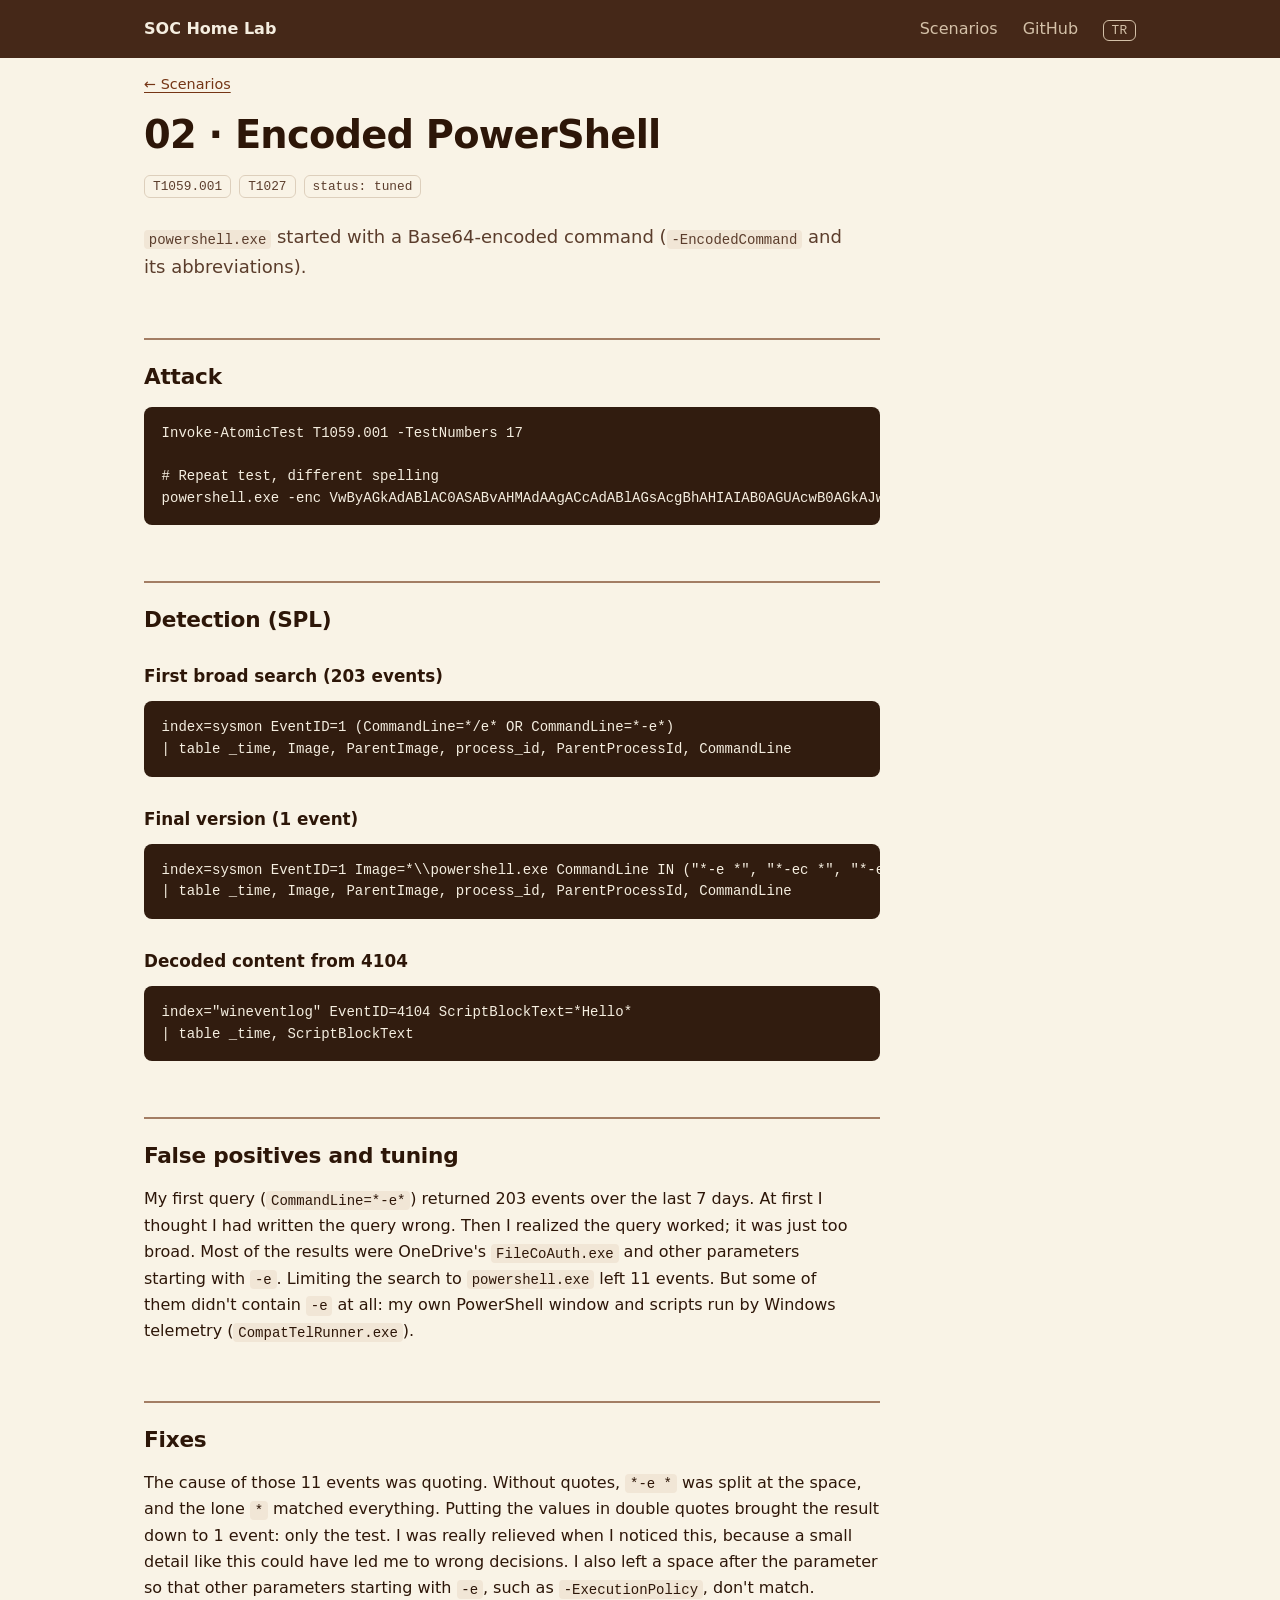
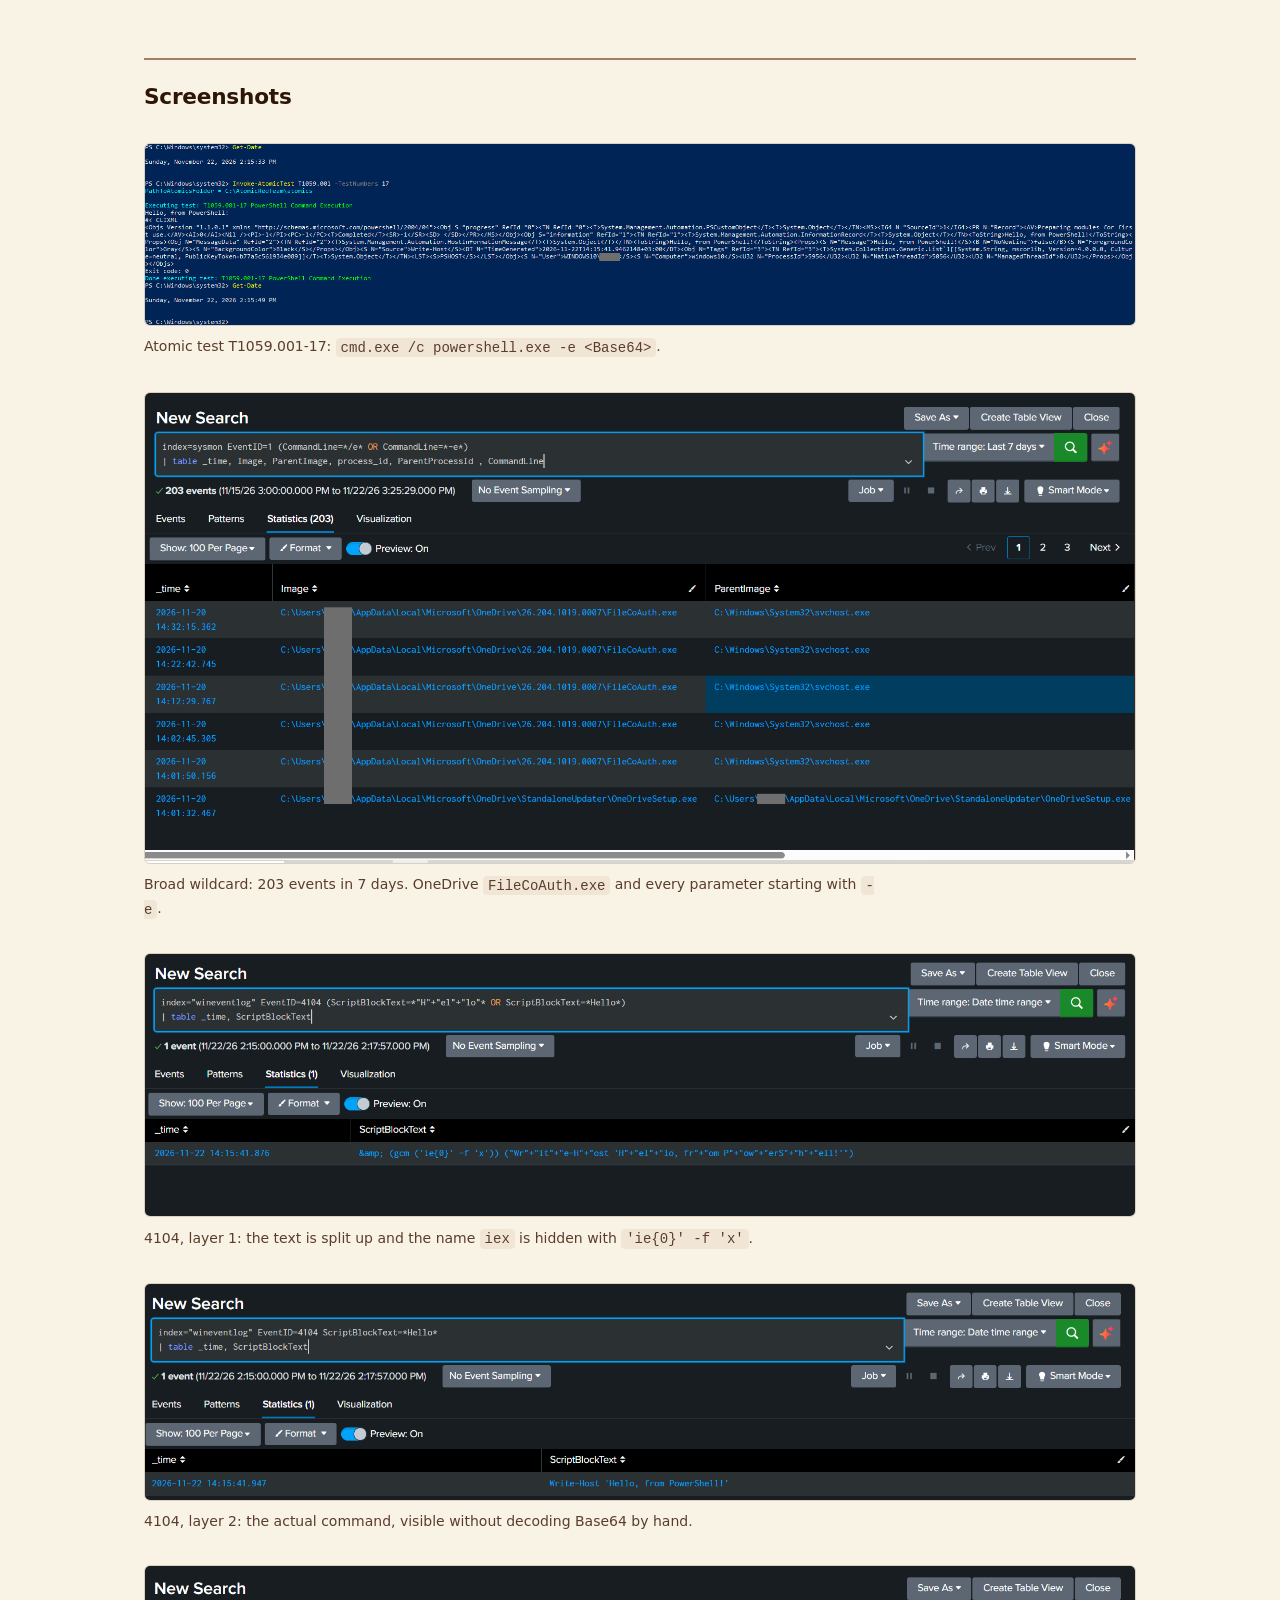
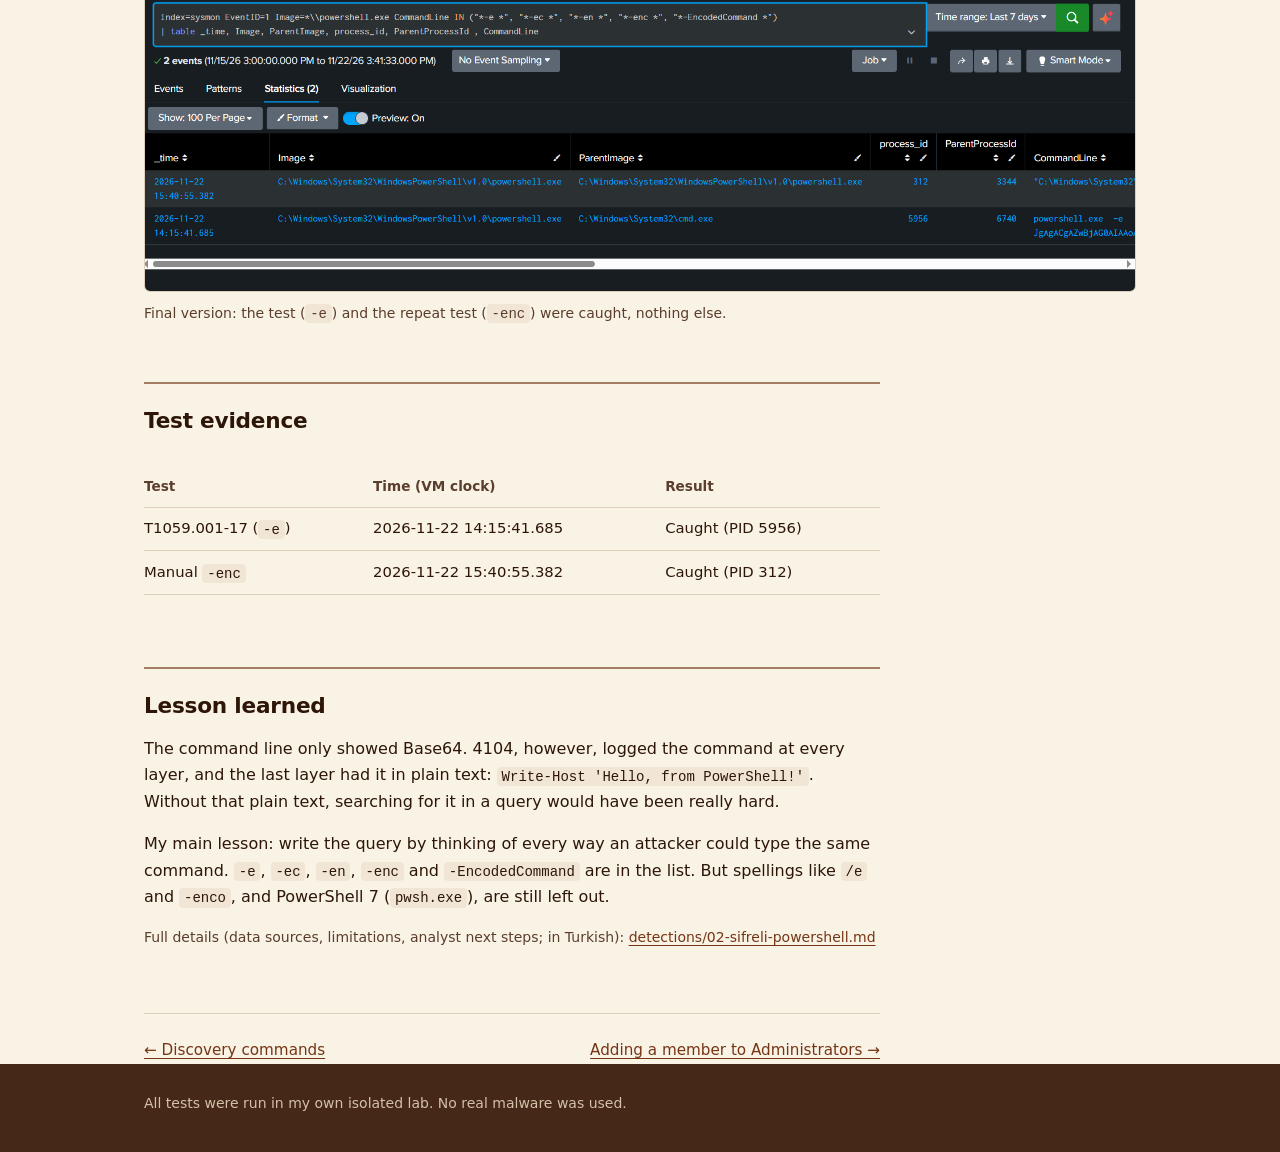
<file: en/scenarios/02-sifreli-powershell.html>
<!doctype html>
<html lang="en">
<head>
  <meta charset="utf-8">
  <meta name="viewport" content="width=device-width, initial-scale=1">
  <title>Encoded PowerShell · SOC Home Lab</title>
  <link rel="stylesheet" href="../../css/style.css">
  <link rel="alternate" hreflang="tr" href="../../senaryolar/02-sifreli-powershell.html">
</head>
<body>
  <header class="site-head">
    <div class="wrap">
      <a href="../">SOC Home Lab</a>
      <nav>
        <a href="../#scenarios">Scenarios</a>
        <a href="https://github.com/fadilyeren/soc-home-lab">GitHub</a>
        <a class="lang" href="../../senaryolar/02-sifreli-powershell.html" lang="tr" hreflang="tr" title="Türkçe">TR</a>
      </nav>
    </div>
  </header>

  <main class="wrap">
    <div class="read">
    <p class="back"><a href="../#scenarios">← Scenarios</a></p>
    <h1>02 · Encoded PowerShell</h1>
    <ul class="meta"><li>T1059.001</li><li>T1027</li><li>status: tuned</li></ul>
    <p class="lead"><code>powershell.exe</code> started with a Base64-encoded command (<code>-EncodedCommand</code> and its abbreviations).</p>

    <h2>Attack</h2>
    <pre><code>Invoke-AtomicTest T1059.001 -TestNumbers 17

# Repeat test, different spelling
powershell.exe -enc VwByAGkAdABlAC0ASABvAHMAdAAgACcAdABlAGsAcgBhAHIAIAB0AGUAcwB0AGkAJwA=</code></pre>

    <h2>Detection (SPL)</h2>
    <h3>First broad search (203 events)</h3>
<pre><code>index=sysmon EventID=1 (CommandLine=*/e* OR CommandLine=*-e*)
| table _time, Image, ParentImage, process_id, ParentProcessId, CommandLine</code></pre>
    <h3>Final version (1 event)</h3>
<pre><code>index=sysmon EventID=1 Image=*\\powershell.exe CommandLine IN (&quot;*-e *&quot;, &quot;*-ec *&quot;, &quot;*-en *&quot;, &quot;*-enc *&quot;, &quot;*-EncodedCommand *&quot;)
| table _time, Image, ParentImage, process_id, ParentProcessId, CommandLine</code></pre>
    <h3>Decoded content from 4104</h3>
<pre><code>index=&quot;wineventlog&quot; EventID=4104 ScriptBlockText=*Hello*
| table _time, ScriptBlockText</code></pre>


    <h2>False positives and tuning</h2>
    <p>My first query (<code>CommandLine=*-e*</code>) returned 203 events over the last 7 days. At first I thought I had written the query wrong. Then I realized the query worked; it was just too broad. Most of the results were OneDrive's <code>FileCoAuth.exe</code> and other parameters starting with <code>-e</code>. Limiting the search to <code>powershell.exe</code> left 11 events. But some of them didn't contain <code>-e</code> at all: my own PowerShell window and scripts run by Windows telemetry (<code>CompatTelRunner.exe</code>).</p>

    <h2>Fixes</h2>
    <p>The cause of those 11 events was quoting. Without quotes, <code>*-e *</code> was split at the space, and the lone <code>*</code> matched everything. Putting the values in double quotes brought the result down to 1 event: only the test. I was really relieved when I noticed this, because a small detail like this could have led me to wrong decisions. I also left a space after the parameter so that other parameters starting with <code>-e</code>, such as <code>-ExecutionPolicy</code>, don't match.</p>
    </div>

    <h2>Screenshots</h2>
    <figure>
  <a href="../../img/senaryolar/02-sifreli-powershell/01-atomic-t1059-17.png"><img src="../../img/senaryolar/02-sifreli-powershell/01-atomic-t1059-17.png" alt="" loading="lazy"></a>
  <figcaption>Atomic test T1059.001-17: <code>cmd.exe /c powershell.exe -e &lt;Base64&gt;</code>.</figcaption>
</figure>
<figure>
  <a href="../../img/senaryolar/02-sifreli-powershell/05-genis-joker-gurultu.png"><img src="../../img/senaryolar/02-sifreli-powershell/05-genis-joker-gurultu.png" alt="" loading="lazy"></a>
  <figcaption>Broad wildcard: 203 events in 7 days. OneDrive <code>FileCoAuth.exe</code> and every parameter starting with <code>-e</code>.</figcaption>
</figure>
<figure>
  <a href="../../img/senaryolar/02-sifreli-powershell/03-4104-katman1-gizli.png"><img src="../../img/senaryolar/02-sifreli-powershell/03-4104-katman1-gizli.png" alt="" loading="lazy"></a>
  <figcaption>4104, layer 1: the text is split up and the name <code>iex</code> is hidden with <code>'ie{0}' -f 'x'</code>.</figcaption>
</figure>
<figure>
  <a href="../../img/senaryolar/02-sifreli-powershell/04-4104-katman2-cozulmus.png"><img src="../../img/senaryolar/02-sifreli-powershell/04-4104-katman2-cozulmus.png" alt="" loading="lazy"></a>
  <figcaption>4104, layer 2: the actual command, visible without decoding Base64 by hand.</figcaption>
</figure>
<figure>
  <a href="../../img/senaryolar/02-sifreli-powershell/09-tekrar-testi-sonuc.png"><img src="../../img/senaryolar/02-sifreli-powershell/09-tekrar-testi-sonuc.png" alt="" loading="lazy"></a>
  <figcaption>Final version: the test (<code>-e</code>) and the repeat test (<code>-enc</code>) were caught, nothing else.</figcaption>
</figure>

    <div class="read">
    <h2>Test evidence</h2>
    <div class="table-scroll"><table>
      <tr><th>Test</th><th>Time (VM clock)</th><th>Result</th></tr>
      <tr><td>T1059.001-17 (<code>-e</code>)</td><td>2026-11-22 14:15:41.685</td><td>Caught (PID 5956)</td></tr><tr><td>Manual <code>-enc</code></td><td>2026-11-22 15:40:55.382</td><td>Caught (PID 312)</td></tr>
    </table></div>

    <h2>Lesson learned</h2>
    <p>The command line only showed Base64. 4104, however, logged the command at every layer, and the last layer had it in plain text: <code>Write-Host 'Hello, from PowerShell!'</code>. Without that plain text, searching for it in a query would have been really hard.</p>
    <p>My main lesson: write the query by thinking of every way an attacker could type the same command. <code>-e</code>, <code>-ec</code>, <code>-en</code>, <code>-enc</code> and <code>-EncodedCommand</code> are in the list. But spellings like <code>/e</code> and <code>-enco</code>, and PowerShell 7 (<code>pwsh.exe</code>), are still left out.</p>

    <p class="small muted">Full details (data sources, limitations, analyst next steps; in Turkish): <a href="https://github.com/fadilyeren/soc-home-lab/blob/main/detections/02-sifreli-powershell.md">detections/02-sifreli-powershell.md</a></p>

    <nav class="next-prev"><a href="01-kesif.html">← Discovery commands</a><a href="03-yonetici-grubuna-ekleme.html">Adding a member to Administrators →</a></nav>
    </div>
  </main>

  <footer class="site-foot">
    <div class="wrap">
      <p>All tests were run in my own isolated lab. No real malware was used.</p>
    </div>
  </footer>
</body>
</html>
</file>
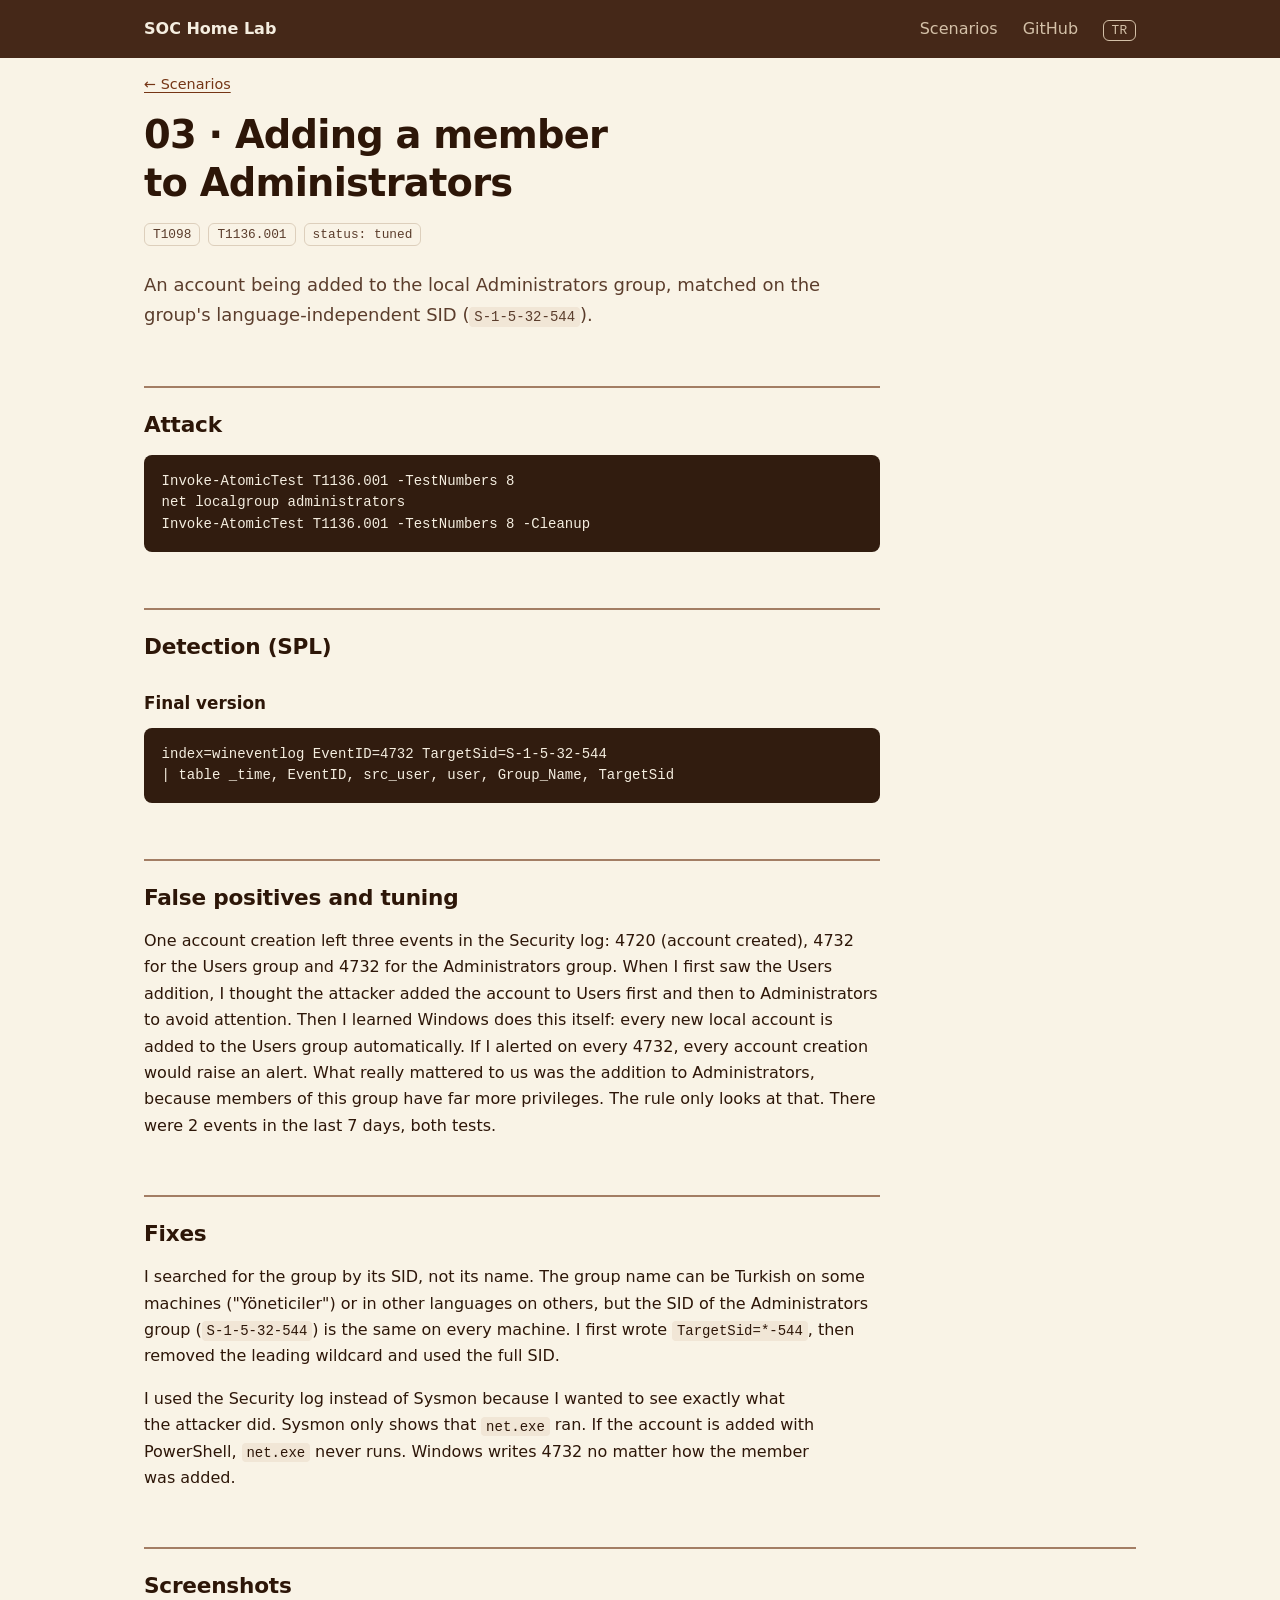
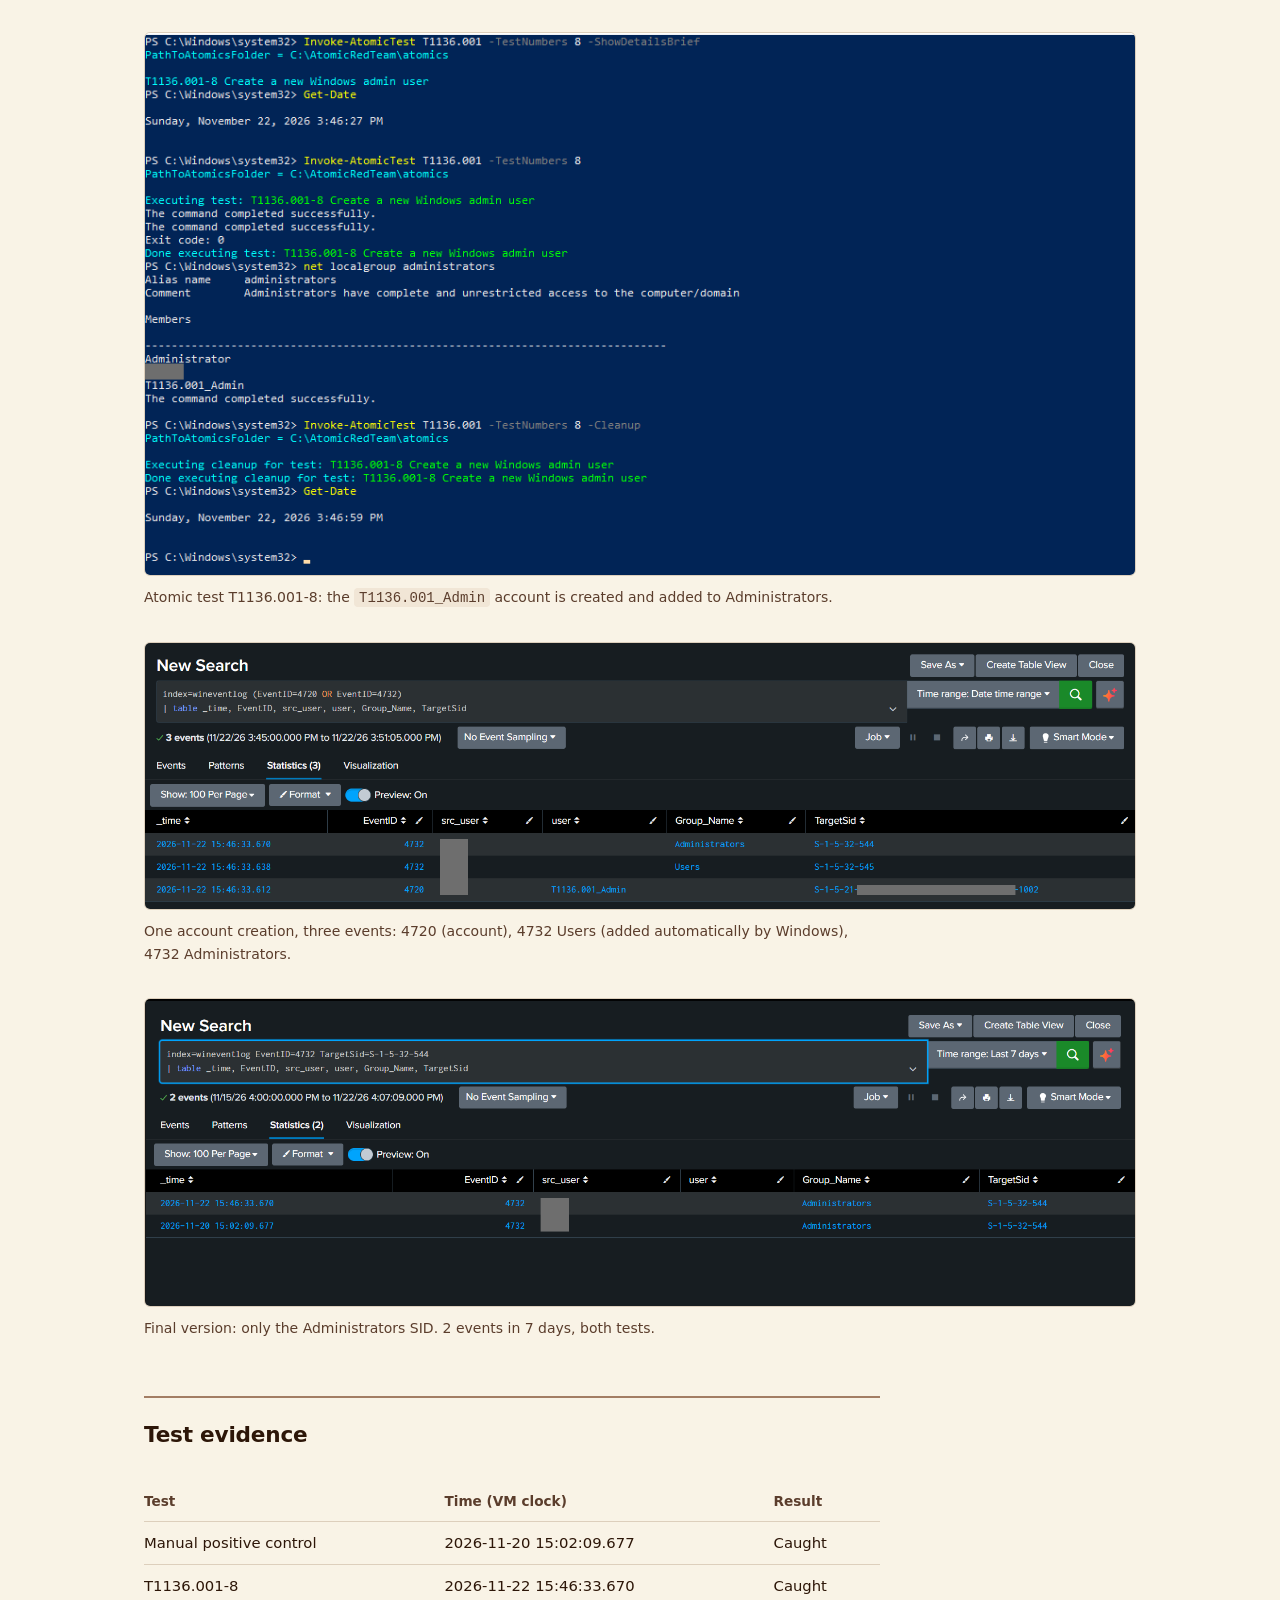
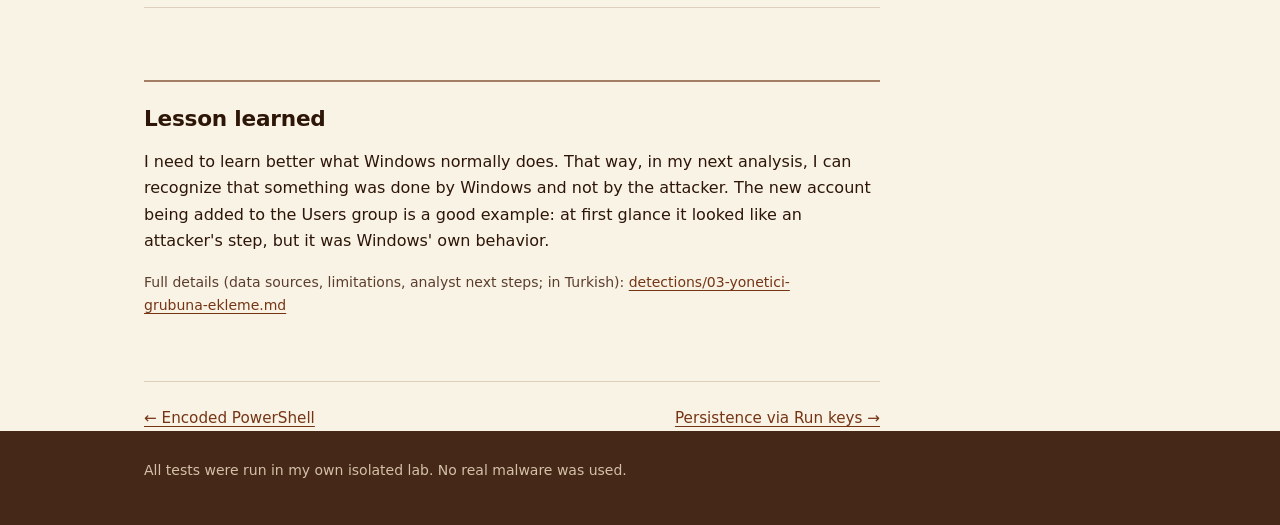
<file: en/scenarios/03-yonetici-grubuna-ekleme.html>
<!doctype html>
<html lang="en">
<head>
  <meta charset="utf-8">
  <meta name="viewport" content="width=device-width, initial-scale=1">
  <title>Adding a member to Administrators · SOC Home Lab</title>
  <link rel="stylesheet" href="../../css/style.css">
  <link rel="alternate" hreflang="tr" href="../../senaryolar/03-yonetici-grubuna-ekleme.html">
</head>
<body>
  <header class="site-head">
    <div class="wrap">
      <a href="../">SOC Home Lab</a>
      <nav>
        <a href="../#scenarios">Scenarios</a>
        <a href="https://github.com/fadilyeren/soc-home-lab">GitHub</a>
        <a class="lang" href="../../senaryolar/03-yonetici-grubuna-ekleme.html" lang="tr" hreflang="tr" title="Türkçe">TR</a>
      </nav>
    </div>
  </header>

  <main class="wrap">
    <div class="read">
    <p class="back"><a href="../#scenarios">← Scenarios</a></p>
    <h1>03 · Adding a member to Administrators</h1>
    <ul class="meta"><li>T1098</li><li>T1136.001</li><li>status: tuned</li></ul>
    <p class="lead">An account being added to the local Administrators group, matched on the group's language-independent SID (<code>S-1-5-32-544</code>).</p>

    <h2>Attack</h2>
    <pre><code>Invoke-AtomicTest T1136.001 -TestNumbers 8
net localgroup administrators
Invoke-AtomicTest T1136.001 -TestNumbers 8 -Cleanup</code></pre>

    <h2>Detection (SPL)</h2>
    <h3>Final version</h3>
<pre><code>index=wineventlog EventID=4732 TargetSid=S-1-5-32-544
| table _time, EventID, src_user, user, Group_Name, TargetSid</code></pre>


    <h2>False positives and tuning</h2>
    <p>One account creation left three events in the Security log: 4720 (account created), 4732 for the Users group and 4732 for the Administrators group. When I first saw the Users addition, I thought the attacker added the account to Users first and then to Administrators to avoid attention. Then I learned Windows does this itself: every new local account is added to the Users group automatically. If I alerted on every 4732, every account creation would raise an alert. What really mattered to us was the addition to Administrators, because members of this group have far more privileges. The rule only looks at that. There were 2 events in the last 7 days, both tests.</p>

    <h2>Fixes</h2>
    <p>I searched for the group by its SID, not its name. The group name can be Turkish on some machines ("Yöneticiler") or in other languages on others, but the SID of the Administrators group (<code>S-1-5-32-544</code>) is the same on every machine. I first wrote <code>TargetSid=*-544</code>, then removed the leading wildcard and used the full SID.</p>
    <p>I used the Security log instead of Sysmon because I wanted to see exactly what the attacker did. Sysmon only shows that <code>net.exe</code> ran. If the account is added with PowerShell, <code>net.exe</code> never runs. Windows writes 4732 no matter how the member was added.</p>
    </div>

    <h2>Screenshots</h2>
    <figure>
  <a href="../../img/senaryolar/03-yonetici-hesap/01-atomic-t1136-8.png"><img src="../../img/senaryolar/03-yonetici-hesap/01-atomic-t1136-8.png" alt="" loading="lazy"></a>
  <figcaption>Atomic test T1136.001-8: the <code>T1136.001_Admin</code> account is created and added to Administrators.</figcaption>
</figure>
<figure>
  <a href="../../img/senaryolar/03-yonetici-hesap/02-4720-4732.png"><img src="../../img/senaryolar/03-yonetici-hesap/02-4720-4732.png" alt="" loading="lazy"></a>
  <figcaption>One account creation, three events: 4720 (account), 4732 Users (added automatically by Windows), 4732 Administrators.</figcaption>
</figure>
<figure>
  <a href="../../img/senaryolar/03-yonetici-hesap/04-tespit-son.png"><img src="../../img/senaryolar/03-yonetici-hesap/04-tespit-son.png" alt="" loading="lazy"></a>
  <figcaption>Final version: only the Administrators SID. 2 events in 7 days, both tests.</figcaption>
</figure>

    <div class="read">
    <h2>Test evidence</h2>
    <div class="table-scroll"><table>
      <tr><th>Test</th><th>Time (VM clock)</th><th>Result</th></tr>
      <tr><td>Manual positive control</td><td>2026-11-20 15:02:09.677</td><td>Caught</td></tr><tr><td>T1136.001-8</td><td>2026-11-22 15:46:33.670</td><td>Caught</td></tr>
    </table></div>

    <h2>Lesson learned</h2>
    <p>I need to learn better what Windows normally does. That way, in my next analysis, I can recognize that something was done by Windows and not by the attacker. The new account being added to the Users group is a good example: at first glance it looked like an attacker's step, but it was Windows' own behavior.</p>

    <p class="small muted">Full details (data sources, limitations, analyst next steps; in Turkish): <a href="https://github.com/fadilyeren/soc-home-lab/blob/main/detections/03-yonetici-grubuna-ekleme.md">detections/03-yonetici-grubuna-ekleme.md</a></p>

    <nav class="next-prev"><a href="02-sifreli-powershell.html">← Encoded PowerShell</a><a href="04-run-anahtari.html">Persistence via Run keys →</a></nav>
    </div>
  </main>

  <footer class="site-foot">
    <div class="wrap">
      <p>All tests were run in my own isolated lab. No real malware was used.</p>
    </div>
  </footer>
</body>
</html>
</file>
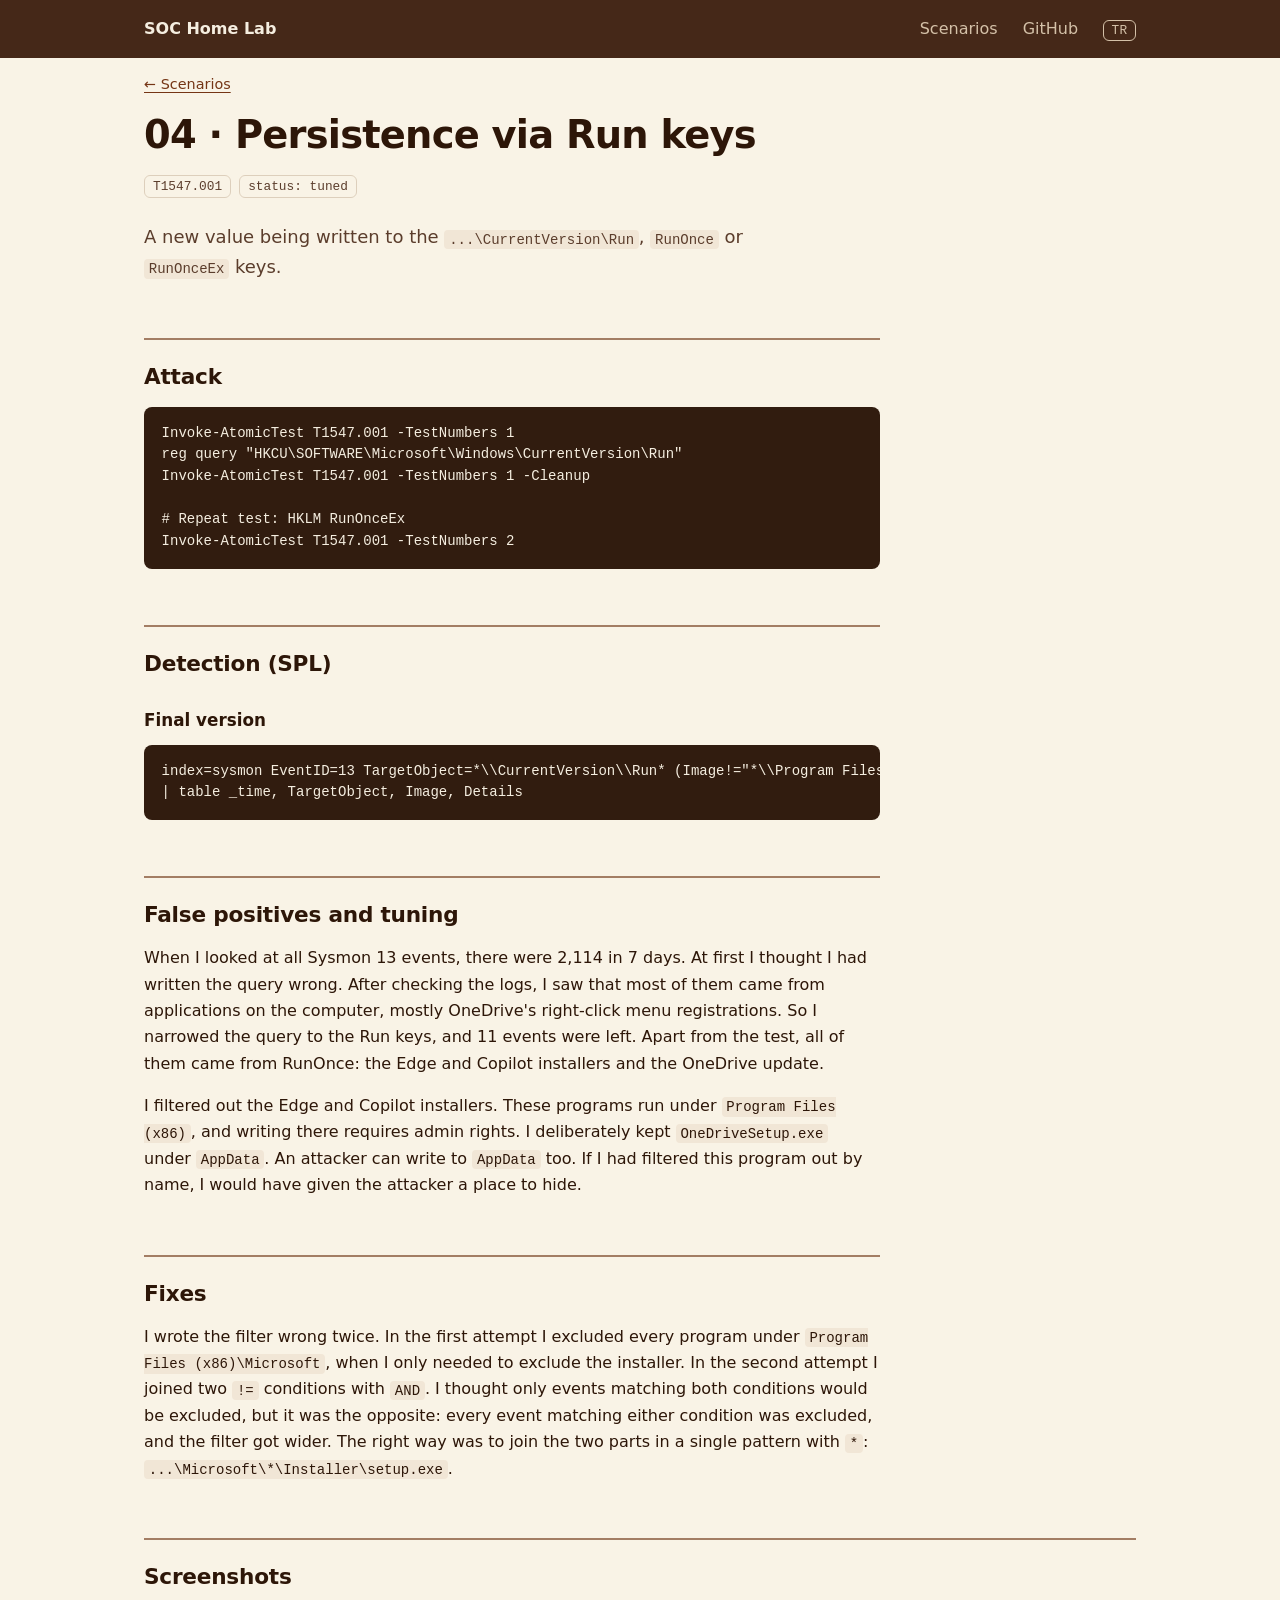
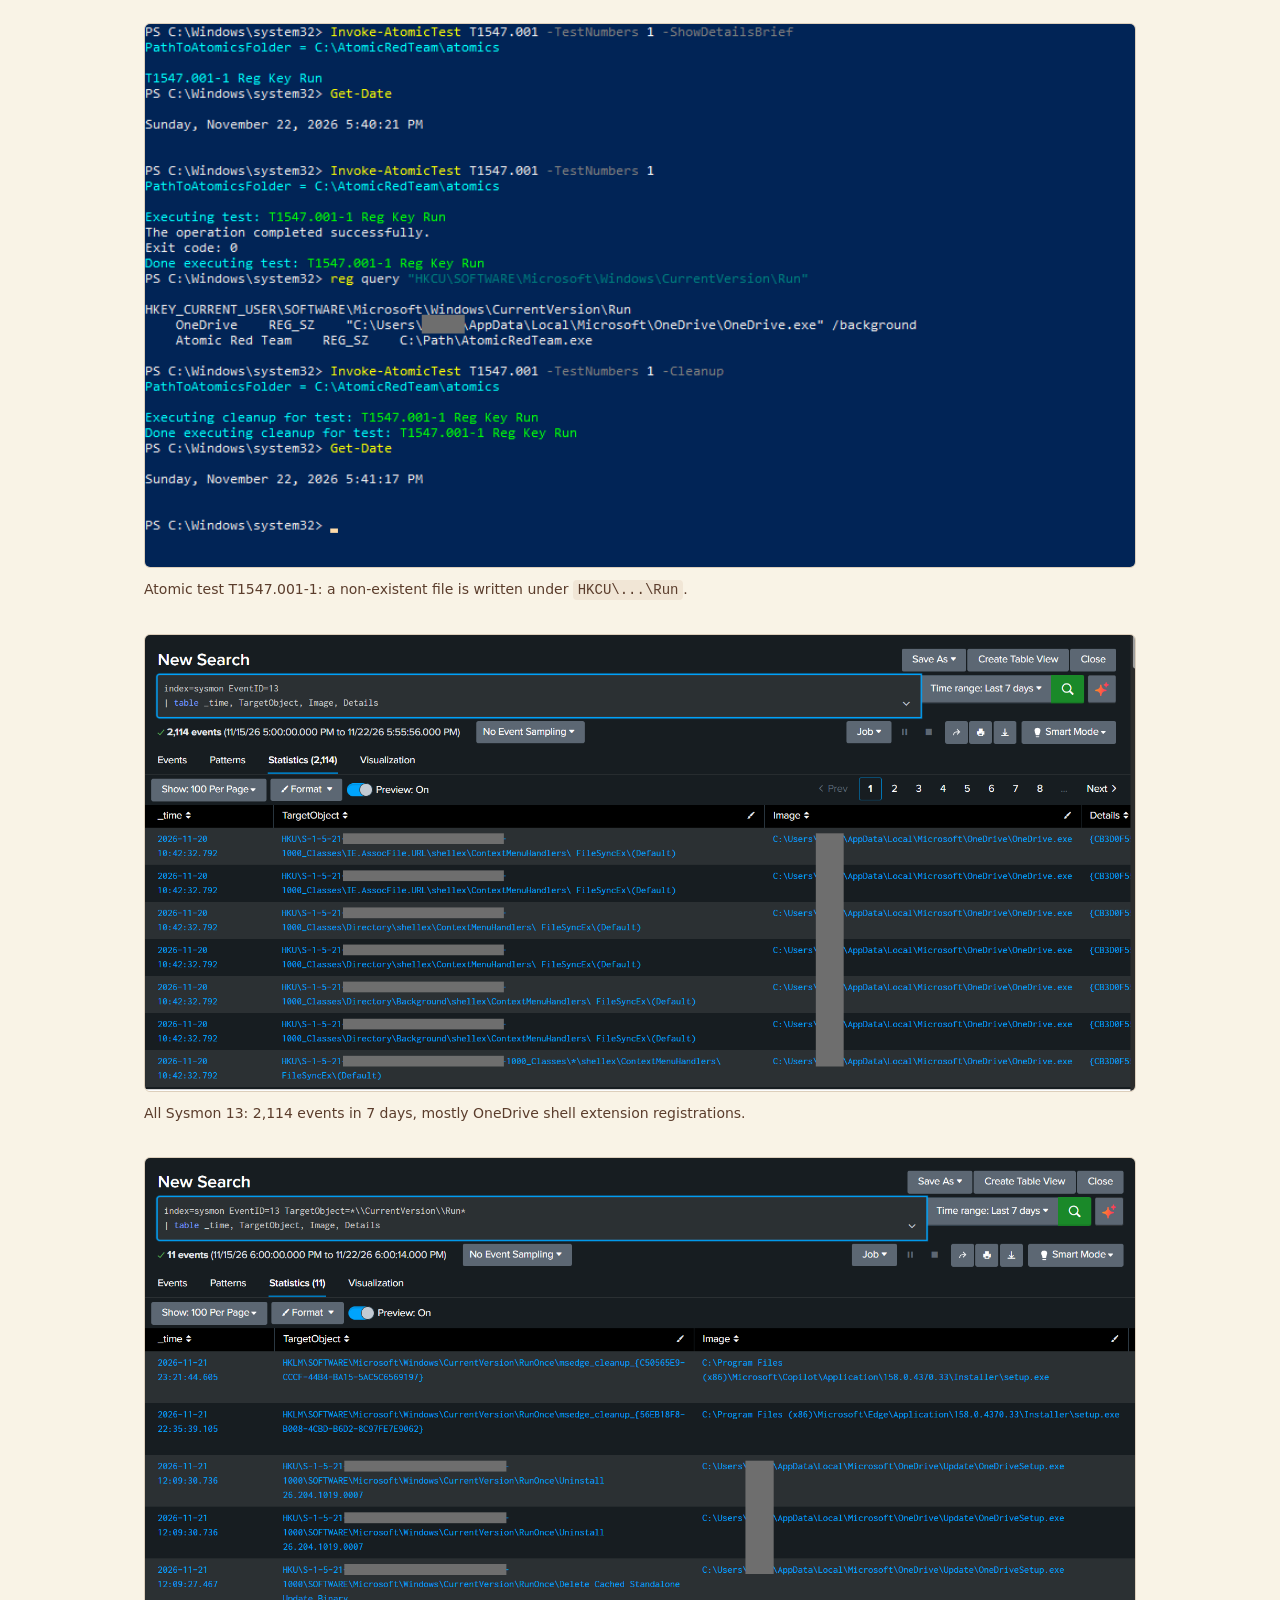
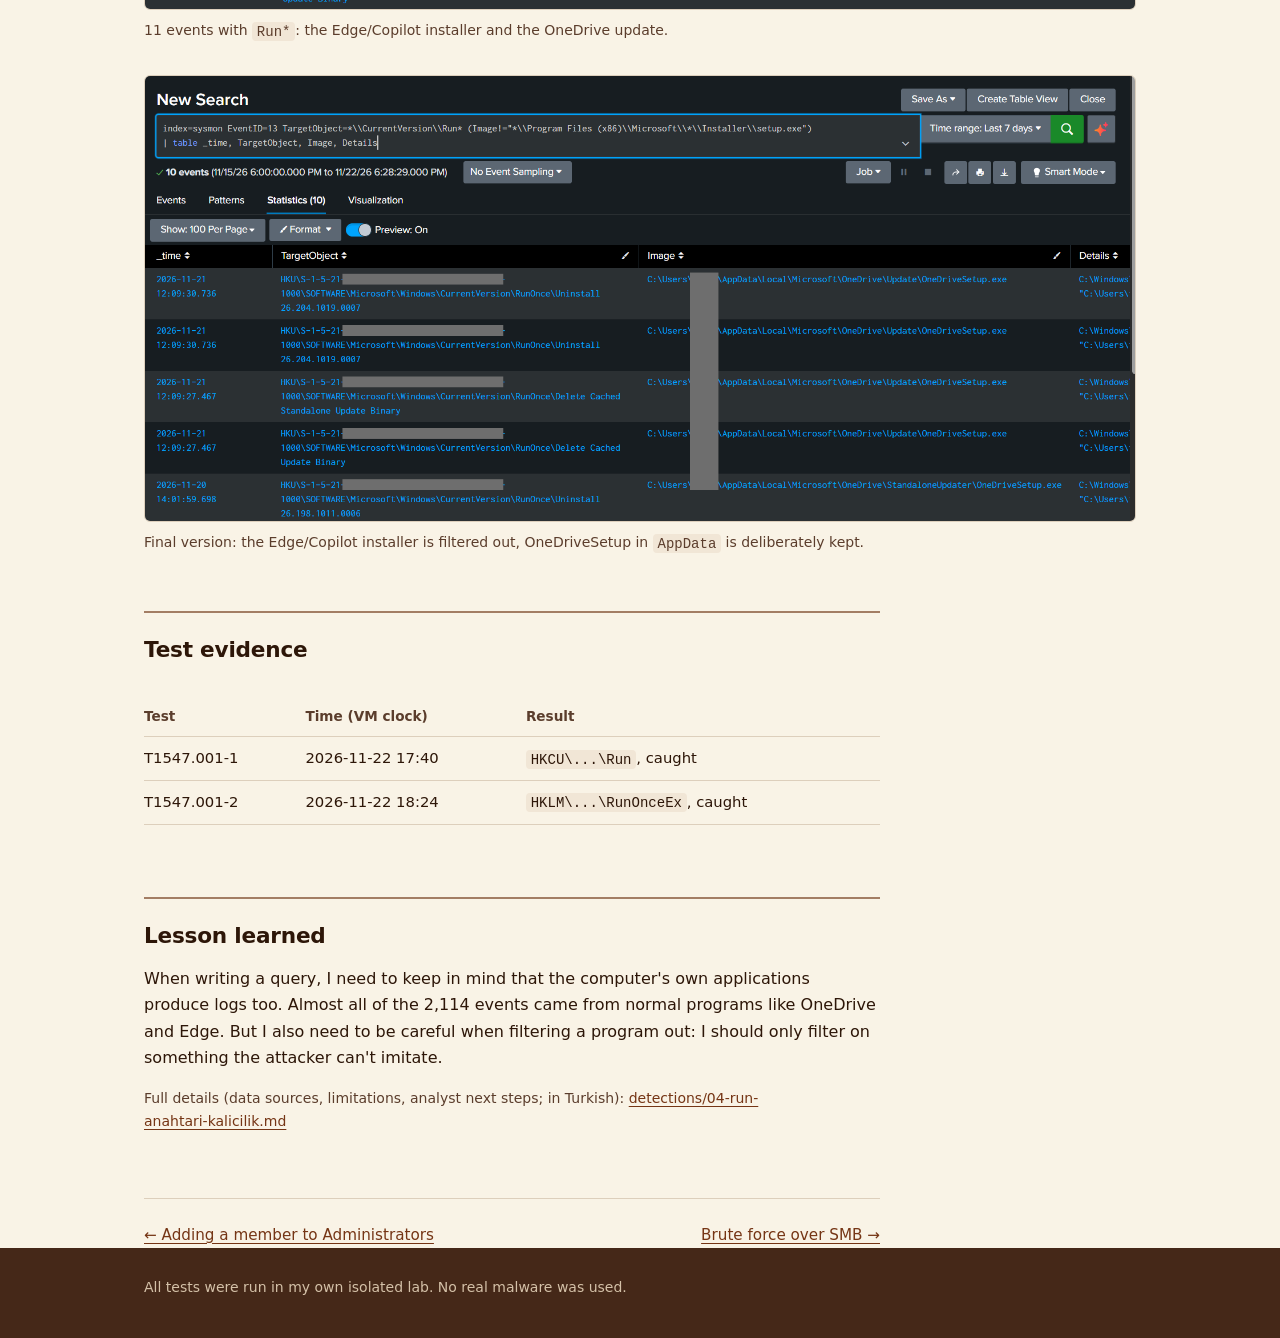
<file: en/scenarios/04-run-anahtari.html>
<!doctype html>
<html lang="en">
<head>
  <meta charset="utf-8">
  <meta name="viewport" content="width=device-width, initial-scale=1">
  <title>Persistence via Run keys · SOC Home Lab</title>
  <link rel="stylesheet" href="../../css/style.css">
  <link rel="alternate" hreflang="tr" href="../../senaryolar/04-run-anahtari.html">
</head>
<body>
  <header class="site-head">
    <div class="wrap">
      <a href="../">SOC Home Lab</a>
      <nav>
        <a href="../#scenarios">Scenarios</a>
        <a href="https://github.com/fadilyeren/soc-home-lab">GitHub</a>
        <a class="lang" href="../../senaryolar/04-run-anahtari.html" lang="tr" hreflang="tr" title="Türkçe">TR</a>
      </nav>
    </div>
  </header>

  <main class="wrap">
    <div class="read">
    <p class="back"><a href="../#scenarios">← Scenarios</a></p>
    <h1>04 · Persistence via Run keys</h1>
    <ul class="meta"><li>T1547.001</li><li>status: tuned</li></ul>
    <p class="lead">A new value being written to the <code>...\CurrentVersion\Run</code>, <code>RunOnce</code> or <code>RunOnceEx</code> keys.</p>

    <h2>Attack</h2>
    <pre><code>Invoke-AtomicTest T1547.001 -TestNumbers 1
reg query &quot;HKCU\SOFTWARE\Microsoft\Windows\CurrentVersion\Run&quot;
Invoke-AtomicTest T1547.001 -TestNumbers 1 -Cleanup

# Repeat test: HKLM RunOnceEx
Invoke-AtomicTest T1547.001 -TestNumbers 2</code></pre>

    <h2>Detection (SPL)</h2>
    <h3>Final version</h3>
<pre><code>index=sysmon EventID=13 TargetObject=*\\CurrentVersion\\Run* (Image!=&quot;*\\Program Files (x86)\\Microsoft\\*\\Installer\\setup.exe&quot;)
| table _time, TargetObject, Image, Details</code></pre>


    <h2>False positives and tuning</h2>
    <p>When I looked at all Sysmon 13 events, there were 2,114 in 7 days. At first I thought I had written the query wrong. After checking the logs, I saw that most of them came from applications on the computer, mostly OneDrive's right-click menu registrations. So I narrowed the query to the Run keys, and 11 events were left. Apart from the test, all of them came from RunOnce: the Edge and Copilot installers and the OneDrive update.</p>
    <p>I filtered out the Edge and Copilot installers. These programs run under <code>Program Files (x86)</code>, and writing there requires admin rights. I deliberately kept <code>OneDriveSetup.exe</code> under <code>AppData</code>. An attacker can write to <code>AppData</code> too. If I had filtered this program out by name, I would have given the attacker a place to hide.</p>

    <h2>Fixes</h2>
    <p>I wrote the filter wrong twice. In the first attempt I excluded every program under <code>Program Files (x86)\Microsoft</code>, when I only needed to exclude the installer. In the second attempt I joined two <code>!=</code> conditions with <code>AND</code>. I thought only events matching both conditions would be excluded, but it was the opposite: every event matching either condition was excluded, and the filter got wider. The right way was to join the two parts in a single pattern with <code>*</code>: <code>...\Microsoft\*\Installer\setup.exe</code>.</p>
    </div>

    <h2>Screenshots</h2>
    <figure>
  <a href="../../img/senaryolar/04-run-anahtari/01-atomic-t1547-1.png"><img src="../../img/senaryolar/04-run-anahtari/01-atomic-t1547-1.png" alt="" loading="lazy"></a>
  <figcaption>Atomic test T1547.001-1: a non-existent file is written under <code>HKCU\...\Run</code>.</figcaption>
</figure>
<figure>
  <a href="../../img/senaryolar/04-run-anahtari/02-sysmon13-genis.png"><img src="../../img/senaryolar/04-run-anahtari/02-sysmon13-genis.png" alt="" loading="lazy"></a>
  <figcaption>All Sysmon 13: 2,114 events in 7 days, mostly OneDrive shell extension registrations.</figcaption>
</figure>
<figure>
  <a href="../../img/senaryolar/04-run-anahtari/03-run-runonce.png"><img src="../../img/senaryolar/04-run-anahtari/03-run-runonce.png" alt="" loading="lazy"></a>
  <figcaption>11 events with <code>Run*</code>: the Edge/Copilot installer and the OneDrive update.</figcaption>
</figure>
<figure>
  <a href="../../img/senaryolar/04-run-anahtari/07-tespit-son.png"><img src="../../img/senaryolar/04-run-anahtari/07-tespit-son.png" alt="" loading="lazy"></a>
  <figcaption>Final version: the Edge/Copilot installer is filtered out, OneDriveSetup in <code>AppData</code> is deliberately kept.</figcaption>
</figure>

    <div class="read">
    <h2>Test evidence</h2>
    <div class="table-scroll"><table>
      <tr><th>Test</th><th>Time (VM clock)</th><th>Result</th></tr>
      <tr><td>T1547.001-1</td><td>2026-11-22 17:40</td><td><code>HKCU\...\Run</code>, caught</td></tr><tr><td>T1547.001-2</td><td>2026-11-22 18:24</td><td><code>HKLM\...\RunOnceEx</code>, caught</td></tr>
    </table></div>

    <h2>Lesson learned</h2>
    <p>When writing a query, I need to keep in mind that the computer's own applications produce logs too. Almost all of the 2,114 events came from normal programs like OneDrive and Edge. But I also need to be careful when filtering a program out: I should only filter on something the attacker can't imitate.</p>

    <p class="small muted">Full details (data sources, limitations, analyst next steps; in Turkish): <a href="https://github.com/fadilyeren/soc-home-lab/blob/main/detections/04-run-anahtari-kalicilik.md">detections/04-run-anahtari-kalicilik.md</a></p>

    <nav class="next-prev"><a href="03-yonetici-grubuna-ekleme.html">← Adding a member to Administrators</a><a href="05-kaba-kuvvet.html">Brute force over SMB →</a></nav>
    </div>
  </main>

  <footer class="site-foot">
    <div class="wrap">
      <p>All tests were run in my own isolated lab. No real malware was used.</p>
    </div>
  </footer>
</body>
</html>
</file>
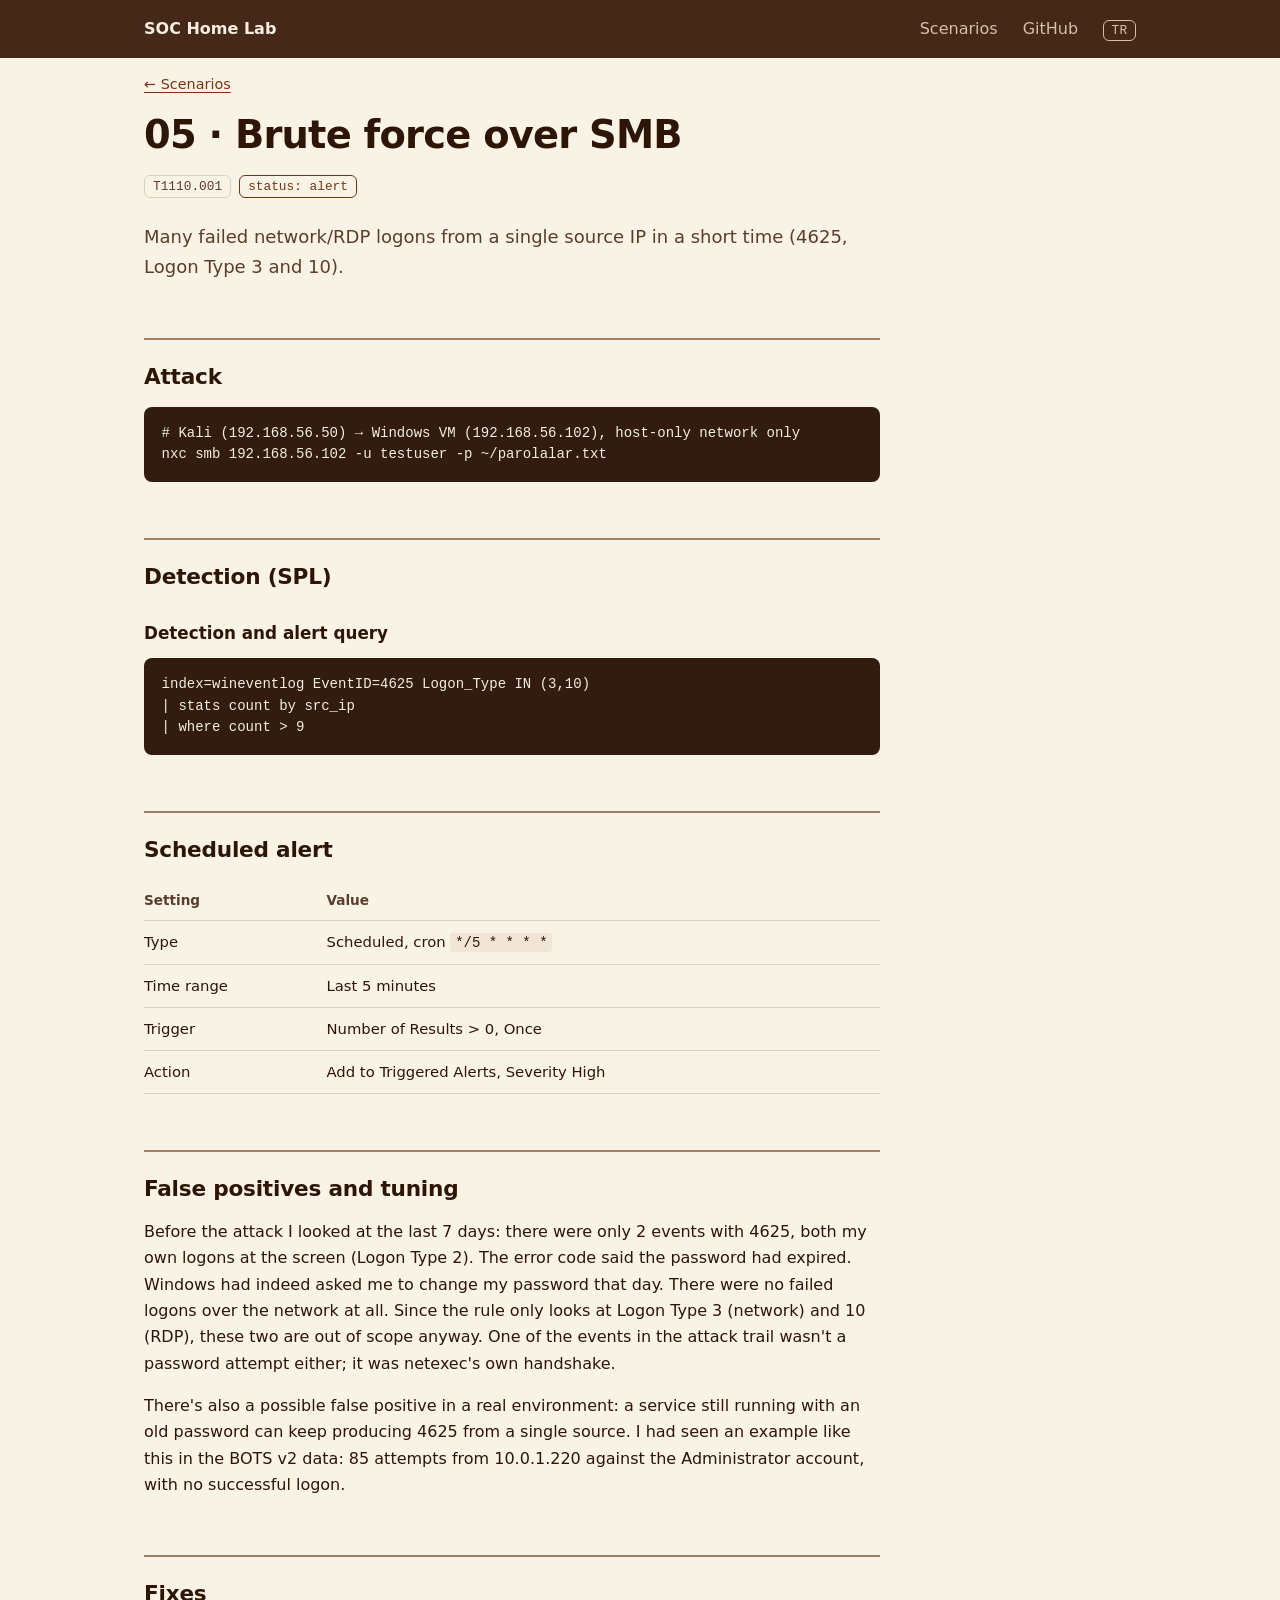
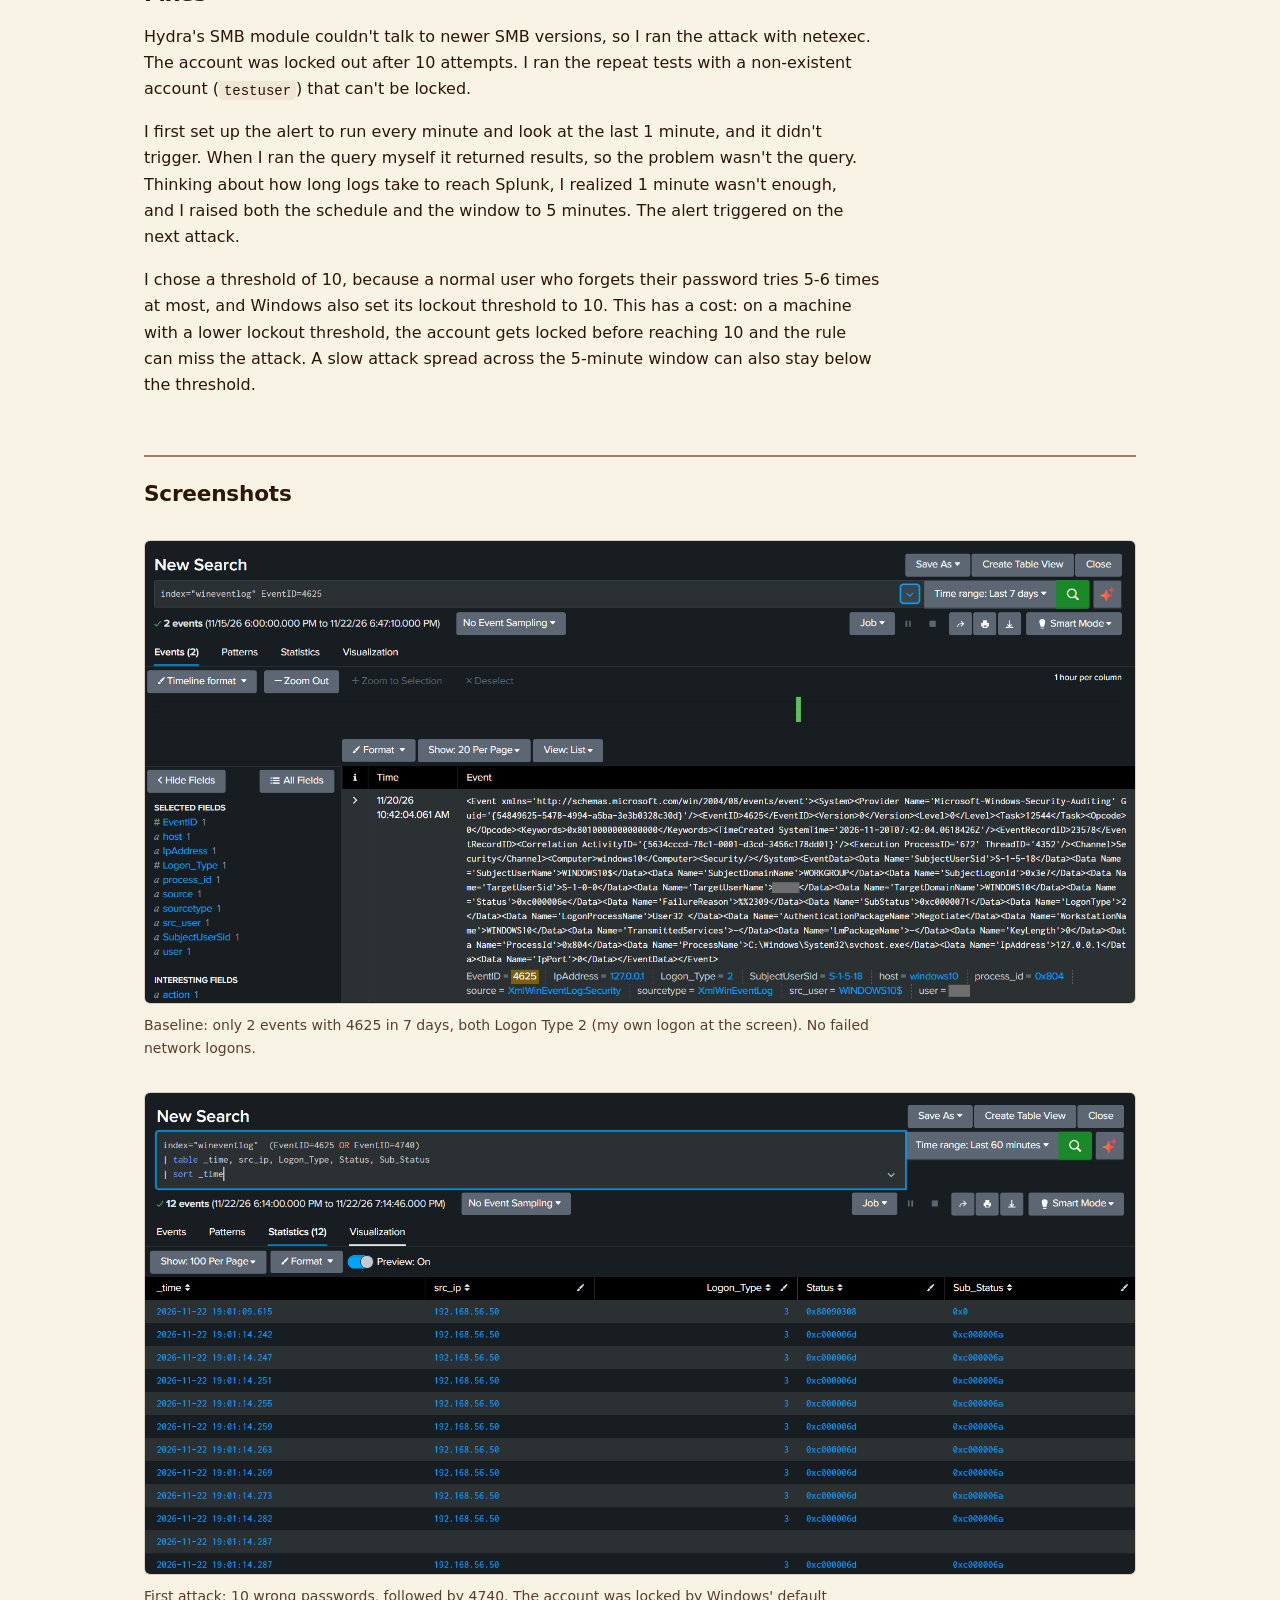
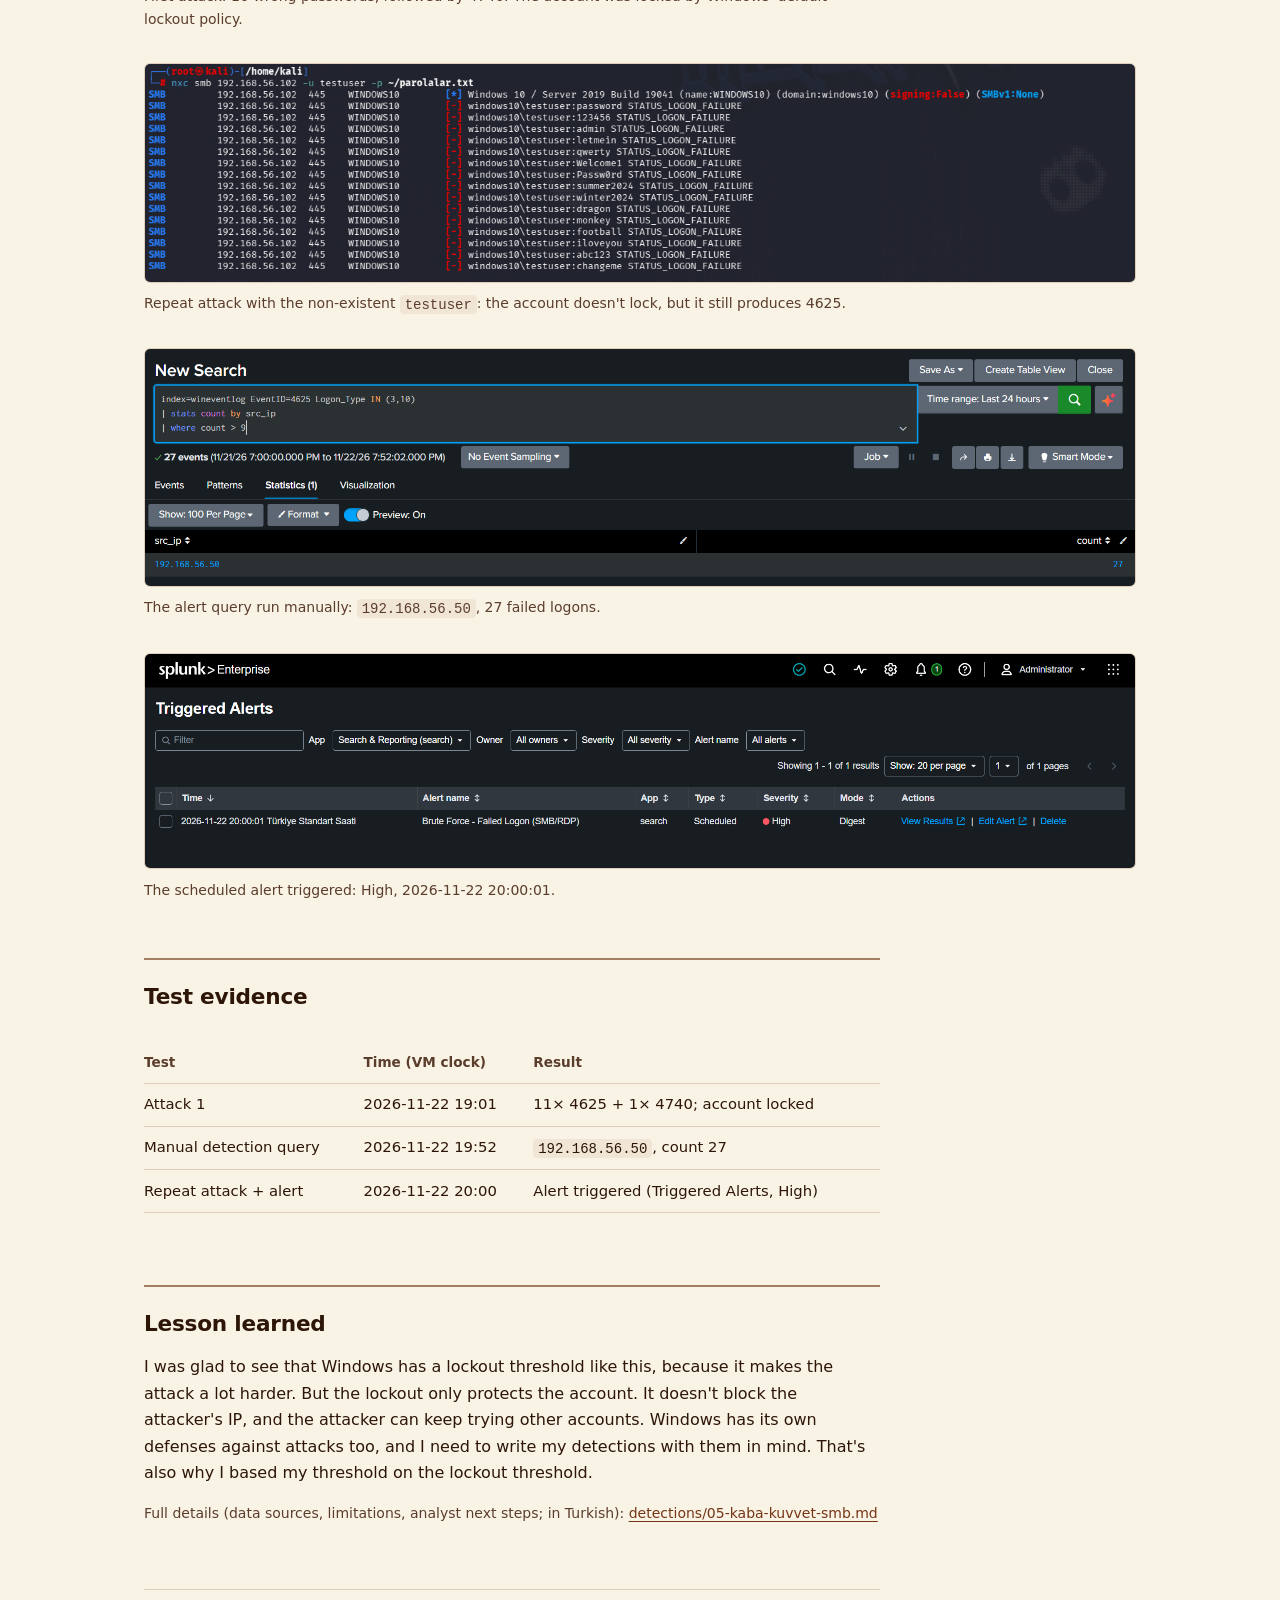
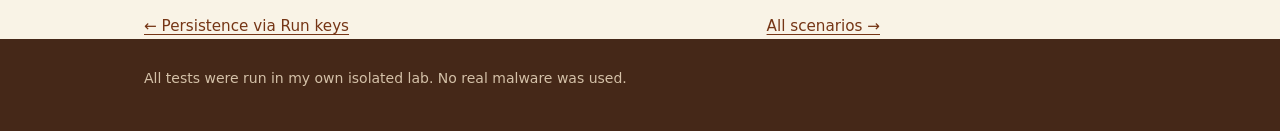
<file: en/scenarios/05-kaba-kuvvet.html>
<!doctype html>
<html lang="en">
<head>
  <meta charset="utf-8">
  <meta name="viewport" content="width=device-width, initial-scale=1">
  <title>Brute force over SMB · SOC Home Lab</title>
  <link rel="stylesheet" href="../../css/style.css">
  <link rel="alternate" hreflang="tr" href="../../senaryolar/05-kaba-kuvvet.html">
</head>
<body>
  <header class="site-head">
    <div class="wrap">
      <a href="../">SOC Home Lab</a>
      <nav>
        <a href="../#scenarios">Scenarios</a>
        <a href="https://github.com/fadilyeren/soc-home-lab">GitHub</a>
        <a class="lang" href="../../senaryolar/05-kaba-kuvvet.html" lang="tr" hreflang="tr" title="Türkçe">TR</a>
      </nav>
    </div>
  </header>

  <main class="wrap">
    <div class="read">
    <p class="back"><a href="../#scenarios">← Scenarios</a></p>
    <h1>05 · Brute force over SMB</h1>
    <ul class="meta"><li>T1110.001</li><li class="on">status: alert</li></ul>
    <p class="lead">Many failed network/RDP logons from a single source IP in a short time (4625, Logon Type 3 and 10).</p>

    <h2>Attack</h2>
    <pre><code># Kali (192.168.56.50) → Windows VM (192.168.56.102), host-only network only
nxc smb 192.168.56.102 -u testuser -p ~/parolalar.txt</code></pre>

    <h2>Detection (SPL)</h2>
    <h3>Detection and alert query</h3>
<pre><code>index=wineventlog EventID=4625 Logon_Type IN (3,10)
| stats count by src_ip
| where count &gt; 9</code></pre>

    <h2>Scheduled alert</h2>
<table>
<tr><th>Setting</th><th>Value</th></tr>
<tr><td>Type</td><td>Scheduled, cron <code>*/5 * * * *</code></td></tr>
<tr><td>Time range</td><td>Last 5 minutes</td></tr>
<tr><td>Trigger</td><td>Number of Results &gt; 0, Once</td></tr>
<tr><td>Action</td><td>Add to Triggered Alerts, Severity High</td></tr>
</table>

    <h2>False positives and tuning</h2>
    <p>Before the attack I looked at the last 7 days: there were only 2 events with 4625, both my own logons at the screen (Logon Type 2). The error code said the password had expired. Windows had indeed asked me to change my password that day. There were no failed logons over the network at all. Since the rule only looks at Logon Type 3 (network) and 10 (RDP), these two are out of scope anyway. One of the events in the attack trail wasn't a password attempt either; it was netexec's own handshake.</p>
    <p>There's also a possible false positive in a real environment: a service still running with an old password can keep producing 4625 from a single source. I had seen an example like this in the BOTS v2 data: 85 attempts from 10.0.1.220 against the Administrator account, with no successful logon.</p>

    <h2>Fixes</h2>
    <p>Hydra's SMB module couldn't talk to newer SMB versions, so I ran the attack with netexec. The account was locked out after 10 attempts. I ran the repeat tests with a non-existent account (<code>testuser</code>) that can't be locked.</p>
    <p>I first set up the alert to run every minute and look at the last 1 minute, and it didn't trigger. When I ran the query myself it returned results, so the problem wasn't the query. Thinking about how long logs take to reach Splunk, I realized 1 minute wasn't enough, and I raised both the schedule and the window to 5 minutes. The alert triggered on the next attack.</p>
    <p>I chose a threshold of 10, because a normal user who forgets their password tries 5-6 times at most, and Windows also set its lockout threshold to 10. This has a cost: on a machine with a lower lockout threshold, the account gets locked before reaching 10 and the rule can miss the attack. A slow attack spread across the 5-minute window can also stay below the threshold.</p>
    </div>

    <h2>Screenshots</h2>
    <figure>
  <a href="../../img/senaryolar/05-kaba-kuvvet/01-baseline-4625.png"><img src="../../img/senaryolar/05-kaba-kuvvet/01-baseline-4625.png" alt="" loading="lazy"></a>
  <figcaption>Baseline: only 2 events with 4625 in 7 days, both Logon Type 2 (my own logon at the screen). No failed network logons.</figcaption>
</figure>
<figure>
  <a href="../../img/senaryolar/05-kaba-kuvvet/03-4625-4740.png"><img src="../../img/senaryolar/05-kaba-kuvvet/03-4625-4740.png" alt="" loading="lazy"></a>
  <figcaption>First attack: 10 wrong passwords, followed by 4740. The account was locked by Windows' default lockout policy.</figcaption>
</figure>
<figure>
  <a href="../../img/senaryolar/05-kaba-kuvvet/05-tekrar-saldiri-testuser.png"><img src="../../img/senaryolar/05-kaba-kuvvet/05-tekrar-saldiri-testuser.png" alt="" loading="lazy"></a>
  <figcaption>Repeat attack with the non-existent <code>testuser</code>: the account doesn't lock, but it still produces 4625.</figcaption>
</figure>
<figure>
  <a href="../../img/senaryolar/05-kaba-kuvvet/06-manuel-dogrulama-27.png"><img src="../../img/senaryolar/05-kaba-kuvvet/06-manuel-dogrulama-27.png" alt="" loading="lazy"></a>
  <figcaption>The alert query run manually: <code>192.168.56.50</code>, 27 failed logons.</figcaption>
</figure>
<figure>
  <a href="../../img/senaryolar/05-kaba-kuvvet/08-triggered-alert.png"><img src="../../img/senaryolar/05-kaba-kuvvet/08-triggered-alert.png" alt="" loading="lazy"></a>
  <figcaption>The scheduled alert triggered: High, 2026-11-22 20:00:01.</figcaption>
</figure>

    <div class="read">
    <h2>Test evidence</h2>
    <div class="table-scroll"><table>
      <tr><th>Test</th><th>Time (VM clock)</th><th>Result</th></tr>
      <tr><td>Attack 1</td><td>2026-11-22 19:01</td><td>11× 4625 + 1× 4740; account locked</td></tr><tr><td>Manual detection query</td><td>2026-11-22 19:52</td><td><code>192.168.56.50</code>, count 27</td></tr><tr><td>Repeat attack + alert</td><td>2026-11-22 20:00</td><td>Alert triggered (Triggered Alerts, High)</td></tr>
    </table></div>

    <h2>Lesson learned</h2>
    <p>I was glad to see that Windows has a lockout threshold like this, because it makes the attack a lot harder. But the lockout only protects the account. It doesn't block the attacker's IP, and the attacker can keep trying other accounts. Windows has its own defenses against attacks too, and I need to write my detections with them in mind. That's also why I based my threshold on the lockout threshold.</p>

    <p class="small muted">Full details (data sources, limitations, analyst next steps; in Turkish): <a href="https://github.com/fadilyeren/soc-home-lab/blob/main/detections/05-kaba-kuvvet-smb.md">detections/05-kaba-kuvvet-smb.md</a></p>

    <nav class="next-prev"><a href="04-run-anahtari.html">← Persistence via Run keys</a><a href="../#scenarios">All scenarios →</a></nav>
    </div>
  </main>

  <footer class="site-foot">
    <div class="wrap">
      <p>All tests were run in my own isolated lab. No real malware was used.</p>
    </div>
  </footer>
</body>
</html>
</file>
<file: css/style.css>
/* SOC Home Lab — tek dosyalık stil. Renkler :root'ta.
   Varsayılan: krem + kahverengi. Önceki koyu tema aşağıda [data-tema="koyu"] altında saklı;
   geri dönmek için <html> etiketine data-tema="koyu" eklemek yeter. */

:root {
  color-scheme: light;

  --bg: oklch(96.5% 0.018 85);
  --bg-soft: oklch(93.5% 0.024 80);
  --text: oklch(23% 0.045 50);
  --text-2: oklch(39% 0.05 52);
  --line: oklch(86% 0.03 75);
  --line-strong: oklch(62% 0.06 55);
  --accent: oklch(41% 0.10 45);
  --code-bg: oklch(93% 0.025 80);
  --brown: oklch(31% 0.05 50);
  --brown-deep: oklch(25% 0.04 50);
  --on-brown: oklch(95% 0.02 85);
  --on-brown-2: oklch(82% 0.04 75);
  --draft-bg: oklch(92% 0.05 85);
  --draft-line: oklch(75% 0.09 80);

  --font: system-ui, -apple-system, "Segoe UI", Roboto, "Helvetica Neue", Arial, sans-serif;
  --mono: ui-monospace, "Cascadia Mono", Consolas, "SF Mono", Menlo, monospace;
  --read: 46rem;
  --wide: 64rem;
}

/* Önceki koyu tema (saklı) */
:root[data-tema="koyu"] {
  color-scheme: dark;

  --bg: oklch(16% 0.006 250);
  --bg-soft: oklch(19% 0.007 250);
  --text: oklch(92% 0.005 250);
  --text-2: oklch(70% 0.01 250);
  --line: oklch(28% 0.008 250);
  --line-strong: oklch(40% 0.01 250);
  --accent: oklch(74% 0.11 200);
  --brown: oklch(12% 0.006 250);
  --brown-deep: oklch(20% 0.007 250);
  --on-brown: oklch(92% 0.005 250);
  --on-brown-2: oklch(70% 0.01 250);
  --code-bg: oklch(20% 0.007 250);
  --draft-bg: oklch(26% 0.04 85);
  --draft-line: oklch(50% 0.08 85);
}

*, *::before, *::after { box-sizing: border-box; }

html { -webkit-text-size-adjust: 100%; }

body {
  margin: 0;
  background: var(--bg);
  color: var(--text);
  font: 400 1rem/1.65 var(--font);
}

img, svg { max-width: 100%; display: block; }

a { color: var(--accent); text-underline-offset: 3px; text-decoration-thickness: 1px; }
a:hover { text-decoration-thickness: 2px; }
a:focus-visible { outline: 2px solid var(--accent); outline-offset: 3px; border-radius: 2px; }

h1, h2, h3 { line-height: 1.25; text-wrap: balance; font-weight: 600; }
h1 { font-size: clamp(1.75rem, 1.3rem + 2vw, 2.4rem); letter-spacing: -0.02em; margin: 0 0 1rem; }
h2 { font-size: 1.35rem; letter-spacing: -0.01em; margin: 3.5rem 0 1rem; padding-top: 1.5rem; border-top: 2px solid var(--line-strong); }
h3 { font-size: 1.05rem; margin: 2rem 0 0.5rem; }
p, li { text-wrap: pretty; }

/* Yerleşim */
.wrap { max-width: var(--wide); margin: 0 auto; padding: 0 16px; }
.read { max-width: var(--read); }

.site-head {
  background: var(--brown);
}
.site-head .wrap {
  display: flex; align-items: baseline; justify-content: space-between; gap: 1rem;
  padding-top: 1rem; padding-bottom: 1rem;
}
.site-head a { color: var(--on-brown); text-decoration: none; font-weight: 600; }
.site-head nav a { font-weight: 400; color: var(--on-brown-2); margin-left: 1.25rem; }
.site-head nav a:hover { color: var(--on-brown); }
.site-head nav a.lang {
  font: 500 0.8rem var(--mono); letter-spacing: 0.04em;
  border: 1px solid var(--on-brown-2); border-radius: 6px; padding: 0.15rem 0.45rem;
  transition: background-color 140ms ease, color 140ms ease;
}
.site-head nav a.lang:hover { background: var(--on-brown); color: var(--brown); border-color: var(--on-brown); }

main { padding: 3.5rem 0 5rem; }

.lead { font-size: 1.125rem; color: var(--text-2); max-width: var(--read); }
.muted { color: var(--text-2); }
.small { font-size: 0.875rem; }

/* Mimari şema */
.diagram { margin: 2.5rem 0 1rem; padding: 1.5rem; border: 1px solid var(--line); border-radius: 8px; overflow-x: auto; }
.diagram svg { min-width: 640px; width: 100%; height: auto; }
.diagram .box { fill: var(--bg); stroke: var(--line-strong); stroke-width: 1.5; }
.diagram .zone { fill: var(--bg-soft); stroke: var(--line-strong); stroke-dasharray: 5 4; }
.diagram .t { fill: var(--text); font: 600 15px var(--font); }
.diagram .s { fill: var(--text-2); font: 400 13px var(--font); }
.diagram .m { fill: var(--text-2); font: 400 12.5px var(--mono); }
.diagram .flow { stroke: var(--accent); stroke-width: 2; fill: none; }
.diagram .flow-label { fill: var(--accent); font: 500 12.5px var(--mono); }
.diagram .arrow { fill: var(--accent); }

/* Senaryo listesi (giriş sayfası) */
.scenarios { list-style: none; padding: 0; margin: 1rem 0 0; border-top: 1px solid var(--line); }
.scenarios li { border-bottom: 1px solid var(--line); }
.scenarios a {
  display: grid; grid-template-columns: 2.5rem 1fr auto; gap: 0.25rem 1rem;
  padding: 1.25rem 0.25rem; color: var(--text); text-decoration: none;
  transition: background-color 140ms ease;
}
.scenarios a:hover { background: var(--bg-soft); }
.scenarios .no { color: var(--accent); font: 500 0.95rem var(--mono); padding-top: 0.1rem; }
.scenarios .title { font-weight: 600; }
.scenarios .desc { grid-column: 2; color: var(--text-2); font-size: 0.95rem; }
.scenarios .ids { grid-column: 3; grid-row: 1; font: 400 0.8rem var(--mono); color: var(--text-2); text-align: right; white-space: nowrap; }

/* Senaryo sayfası */
.back { font-size: 0.9rem; }
.meta { display: flex; flex-wrap: wrap; gap: 0.5rem; margin: 0 0 1.5rem; padding: 0; list-style: none; }
.meta li { font: 400 0.8rem var(--mono); border: 1px solid var(--line); border-radius: 6px; padding: 0.2rem 0.5rem; color: var(--text-2); }
.meta li.on { color: var(--accent); border-color: currentColor; }

pre, code { font-family: var(--mono); font-size: 0.875rem; }
code { background: var(--code-bg); padding: 0.1rem 0.3rem; border-radius: 4px; }
pre {
  background: var(--brown-deep); color: var(--on-brown); border-radius: 8px;
  padding: 1rem 1.1rem; overflow-x: auto; line-height: 1.55;
}
pre code { background: none; padding: 0; color: inherit; }
pre { scrollbar-color: var(--on-brown-2) var(--brown-deep); }

figure { margin: 2rem 0; }
figure img { border: 1px solid var(--line); border-radius: 6px; width: 100%; height: auto; }
figure a { display: block; }
figcaption { margin-top: 0.6rem; font-size: 0.875rem; color: var(--text-2); max-width: var(--read); }

table { border-collapse: collapse; width: 100%; font-size: 0.925rem; margin: 1rem 0; }
th, td { text-align: left; padding: 0.55rem 0.75rem 0.55rem 0; border-bottom: 1px solid var(--line); vertical-align: top; }
th { font-weight: 600; color: var(--text-2); font-size: 0.85rem; }
.table-scroll { overflow-x: auto; }

/* Taslak kutusu: yayından önce kaldırılacak */
.draft {
  background: var(--draft-bg); border: 1px dashed var(--draft-line); border-radius: 8px;
  padding: 0.9rem 1.1rem; margin: 1rem 0; font-size: 0.925rem;
}
.draft strong:first-child { display: block; margin-bottom: 0.25rem; }
.draft ul { margin: 0.25rem 0 0; padding-left: 1.2rem; }

.next-prev { display: flex; justify-content: space-between; gap: 1rem; margin-top: 4rem; padding-top: 1.5rem; border-top: 1px solid var(--line); font-size: 0.95rem; }

.site-foot { background: var(--brown); padding: 1.5rem 0 2.5rem; font-size: 0.875rem; color: var(--on-brown-2); }
.site-foot a { color: var(--on-brown); }
.site-foot p { margin: 0.25rem 0; }

@media (max-width: 640px) {
  main { padding-top: 2.25rem; }
  .scenarios a { grid-template-columns: 2rem 1fr; }
  .scenarios .ids { grid-column: 2; grid-row: auto; text-align: left; white-space: normal; }
  .site-head nav a { margin-left: 0.75rem; }
}

@media (prefers-reduced-motion: reduce) {
  * { transition: none !important; }
}
</file>
